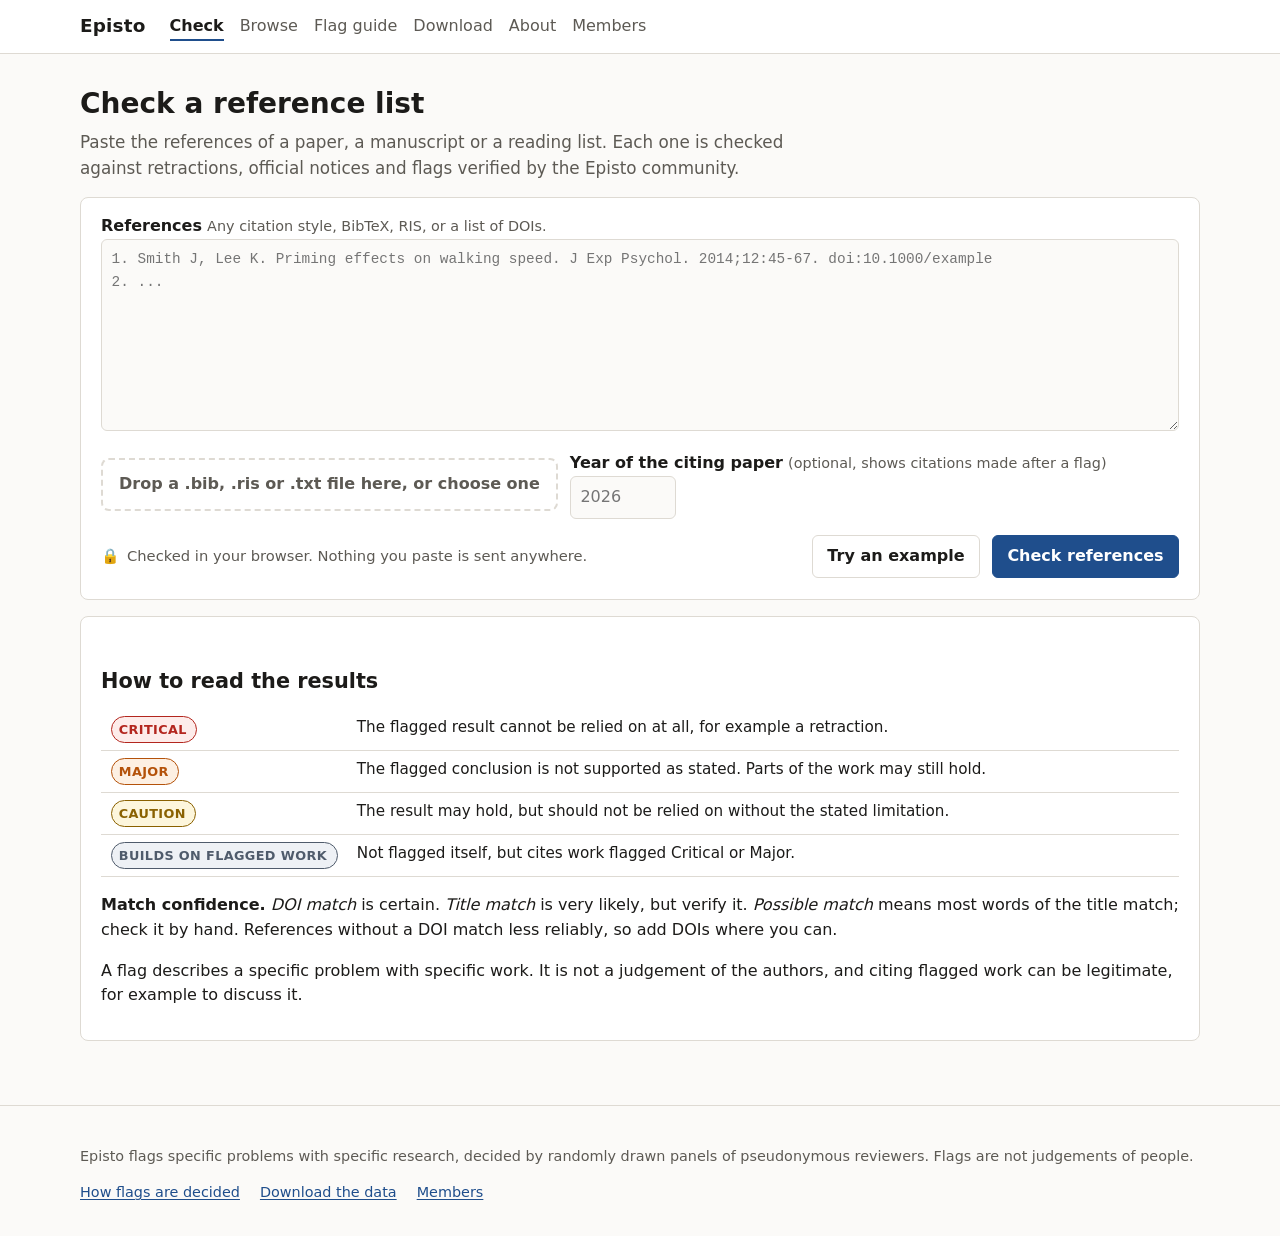
<file: index.html>
<!doctype html>
<html lang="en">
<head>
<meta charset="utf-8">
<meta name="viewport" content="width=device-width, initial-scale=1">
<meta http-equiv="Content-Security-Policy" content="default-src &#39;none&#39;; script-src &#39;self&#39;; style-src &#39;self&#39;; img-src &#39;self&#39; data:; connect-src &#39;self&#39;; base-uri &#39;none&#39;; form-action &#39;none&#39;; object-src &#39;none&#39;">
<meta name="referrer" content="no-referrer">
<meta name="description" content="Check a reference list for retracted and flawed research.">
<title>Episto</title>
<link rel="stylesheet" href="assets/style.css">
<link rel="icon" href="data:image/svg+xml,%3Csvg xmlns='http://www.w3.org/2000/svg' viewBox='0 0 16 16'%3E%3Cpath d='M8 1.5l7 13H1z' fill='%23b4520a'/%3E%3C/svg%3E">
</head>
<body>
<a class="skip" href="#main">Skip to content</a>
<header class="site"><div class="wrap">
<a class="brand" href="index.html">Episto</a>
<nav class="main" aria-label="Main"><ul><li><a href="index.html" aria-current="page">Check</a></li><li><a href="browse.html">Browse</a></li><li><a href="guide.html">Flag guide</a></li><li><a href="download.html">Download</a></li><li><a href="about.html">About</a></li><li><a href="member/index.html">Members</a></li></ul></nav>
</div></header>
<main id="main"><div class="wrap">
<h1>Check a reference list</h1>
<p class="lead">Paste the references of a paper, a manuscript or a reading list. Each one is checked against retractions, official notices and flags verified by the Episto community.</p>

<form id="check-form" class="panel stack" novalidate>
  <div>
    <label for="refs">References</label>
    <span class="hint">Any citation style, BibTeX, RIS, or a list of DOIs.</span>
    <textarea id="refs" name="refs" spellcheck="false" autocomplete="off" placeholder="1. Smith J, Lee K. Priming effects on walking speed. J Exp Psychol. 2014;12:45-67. doi:10.1000/example
2. ..."></textarea>
  </div>
  <div class="row">
    <label class="dropzone" id="dropzone" for="file">Drop a .bib, .ris or .txt file here, or choose one
      <input id="file" type="file" accept=".bib,.ris,.txt,text/plain" class="visually-hidden">
    </label>
    <div>
      <label for="year">Year of the citing paper</label> <span class="hint">(optional, shows citations made after a flag)</span><br>
      <input id="year" type="number" min="1600" max="2100" inputmode="numeric" placeholder="2026">
    </div>
  </div>
  <div class="row spread">
    <p class="privacy"><span aria-hidden="true">&#128274;</span> Checked in your browser. Nothing you paste is sent anywhere.</p>
    <div class="row">
      <button type="button" id="example">Try an example</button>
      <button type="submit" class="primary" id="run">Check references</button>
    </div>
  </div>
</form>

<div id="status" aria-live="polite"></div>

<section id="report" hidden>
  <div class="row spread">
    <div class="summary" id="summary"></div>
    <div class="row no-print">
      <label class="check"><input type="checkbox" id="only-flagged" checked> Show flagged only</label>
      <button type="button" id="copy">Copy report</button>
      <button type="button" id="csv">Download CSV</button>
      <button type="button" id="print">Print</button>
    </div>
  </div>
  <p class="hint" id="hint"></p>
  <ol class="results" id="results"></ol>
</section>

<section class="panel">
  <h2>How to read the results</h2>
  <table class="legend">
    <tbody>
      <tr><td><span class="chip chip-critical">Critical</span></td><td>The flagged result cannot be relied on at all, for example a retraction.</td></tr>
      <tr><td><span class="chip chip-major">Major</span></td><td>The flagged conclusion is not supported as stated. Parts of the work may still hold.</td></tr>
      <tr><td><span class="chip chip-caution">Caution</span></td><td>The result may hold, but should not be relied on without the stated limitation.</td></tr>
      <tr><td><span class="chip chip-propagated">Builds on flagged work</span></td><td>Not flagged itself, but cites work flagged Critical or Major.</td></tr>
    </tbody>
  </table>
  <p><strong>Match confidence.</strong> <em>DOI match</em> is certain. <em>Title match</em> is very likely, but verify it. <em>Possible match</em> means most words of the title match; check it by hand. References without a DOI match less reliably, so add DOIs where you can.</p>
  <p>A flag describes a specific problem with specific work. It is not a judgement of the authors, and citing flagged work can be legitimate, for example to discuss it.</p>
</section>

</div></main>
<footer class="site"><div class="wrap">
<p>Episto flags specific problems with specific research, decided by randomly drawn panels of pseudonymous reviewers. Flags are not judgements of people.</p>
<ul>
<li><a href="about.html">How flags are decided</a></li>
<li><a href="download.html">Download the data</a></li>
<li><a href="member/index.html">Members</a></li>

</ul>
</div></footer>
<script type="module" src="assets/js/check.js"></script>
</body>
</html>
</file>
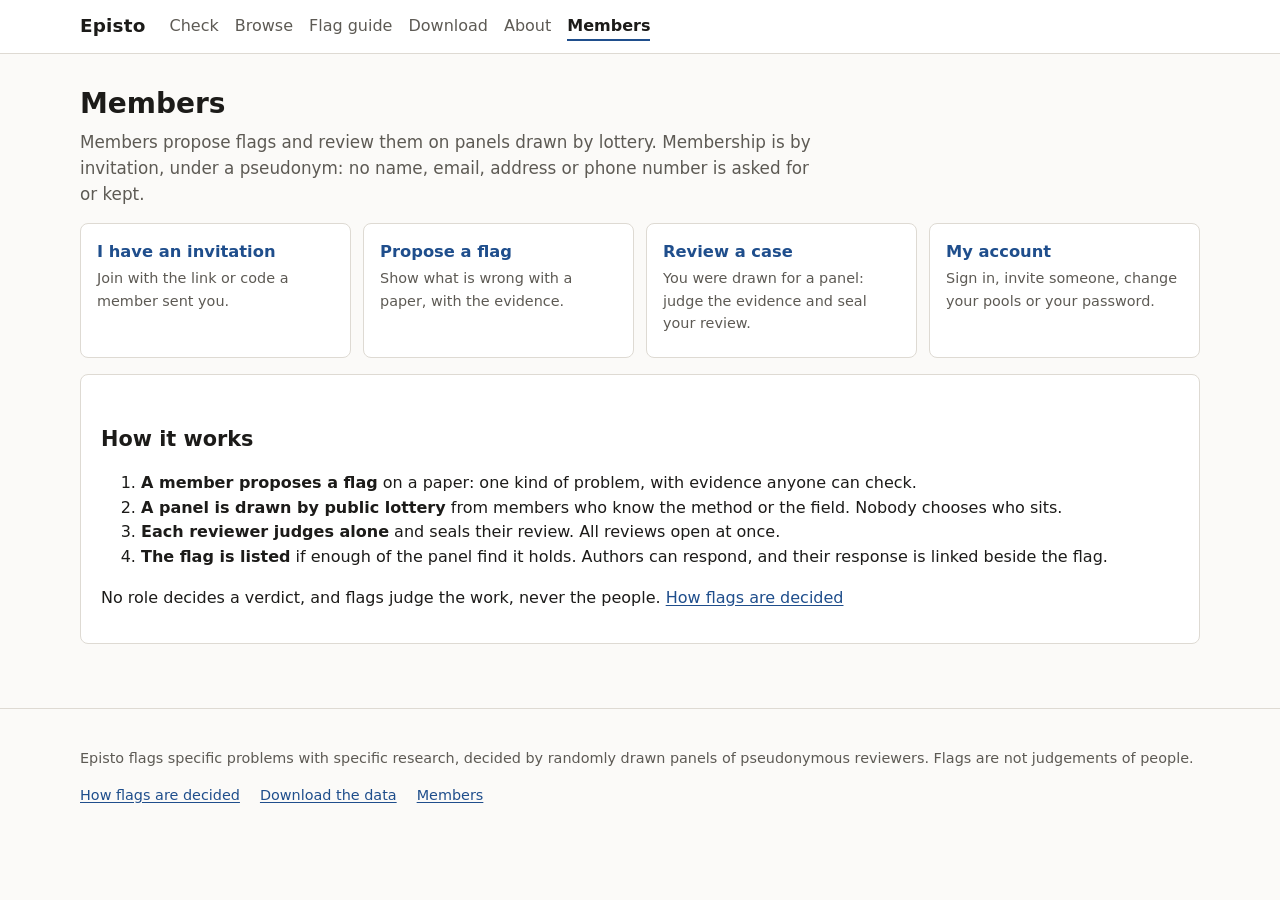
<file: member/index.html>
<!doctype html>
<html lang="en">
<head>
<meta charset="utf-8">
<meta name="viewport" content="width=device-width, initial-scale=1">
<meta http-equiv="Content-Security-Policy" content="default-src &#39;none&#39;; script-src &#39;self&#39;; style-src &#39;self&#39;; img-src &#39;self&#39; data:; connect-src &#39;self&#39;; base-uri &#39;none&#39;; form-action &#39;none&#39;; object-src &#39;none&#39;">
<meta name="referrer" content="no-referrer">
<meta name="description" content="Check a reference list for retracted and flawed research.">
<title>Members · Episto</title>
<link rel="stylesheet" href="../assets/style.css">
<link rel="icon" href="data:image/svg+xml,%3Csvg xmlns='http://www.w3.org/2000/svg' viewBox='0 0 16 16'%3E%3Cpath d='M8 1.5l7 13H1z' fill='%23b4520a'/%3E%3C/svg%3E">
</head>
<body>
<a class="skip" href="#main">Skip to content</a>
<header class="site"><div class="wrap">
<a class="brand" href="../index.html">Episto</a>
<nav class="main" aria-label="Main"><ul><li><a href="../index.html">Check</a></li><li><a href="../browse.html">Browse</a></li><li><a href="../guide.html">Flag guide</a></li><li><a href="../download.html">Download</a></li><li><a href="../about.html">About</a></li><li><a href="../member/index.html" aria-current="page">Members</a></li></ul></nav>
</div></header>
<main id="main"><div class="wrap">
<h1>Members</h1>
<p class="lead">Members propose flags and review them on panels drawn by lottery. Membership is by invitation, under a pseudonym: no name, email, address or phone number is asked for or kept.</p>

<div class="tiles">
  <a class="tile" href="join.html"><strong>I have an invitation</strong><span class="q">Join with the link or code a member sent you.</span></a>
  <a class="tile" href="propose.html"><strong>Propose a flag</strong><span class="q">Show what is wrong with a paper, with the evidence.</span></a>
  <a class="tile" href="review.html"><strong>Review a case</strong><span class="q">You were drawn for a panel: judge the evidence and seal your review.</span></a>
  <a class="tile" href="account.html"><strong>My account</strong><span class="q">Sign in, invite someone, change your pools or your password.</span></a>
</div>

<section class="panel">
  <h2>How it works</h2>
  <ol>
    <li><strong>A member proposes a flag</strong> on a paper: one kind of problem, with evidence anyone can check.</li>
    <li><strong>A panel is drawn by public lottery</strong> from members who know the method or the field. Nobody chooses who sits.</li>
    <li><strong>Each reviewer judges alone</strong> and seals their review. All reviews open at once.</li>
    <li><strong>The flag is listed</strong> if enough of the panel find it holds. Authors can respond, and their response is linked beside the flag.</li>
  </ol>
  <p>No role decides a verdict, and flags judge the work, never the people. <a href="../about.html">How flags are decided</a></p>
</section>

</div></main>
<footer class="site"><div class="wrap">
<p>Episto flags specific problems with specific research, decided by randomly drawn panels of pseudonymous reviewers. Flags are not judgements of people.</p>
<ul>
<li><a href="../about.html">How flags are decided</a></li>
<li><a href="../download.html">Download the data</a></li>
<li><a href="../member/index.html">Members</a></li>

</ul>
</div></footer>

</body>
</html>
</file>
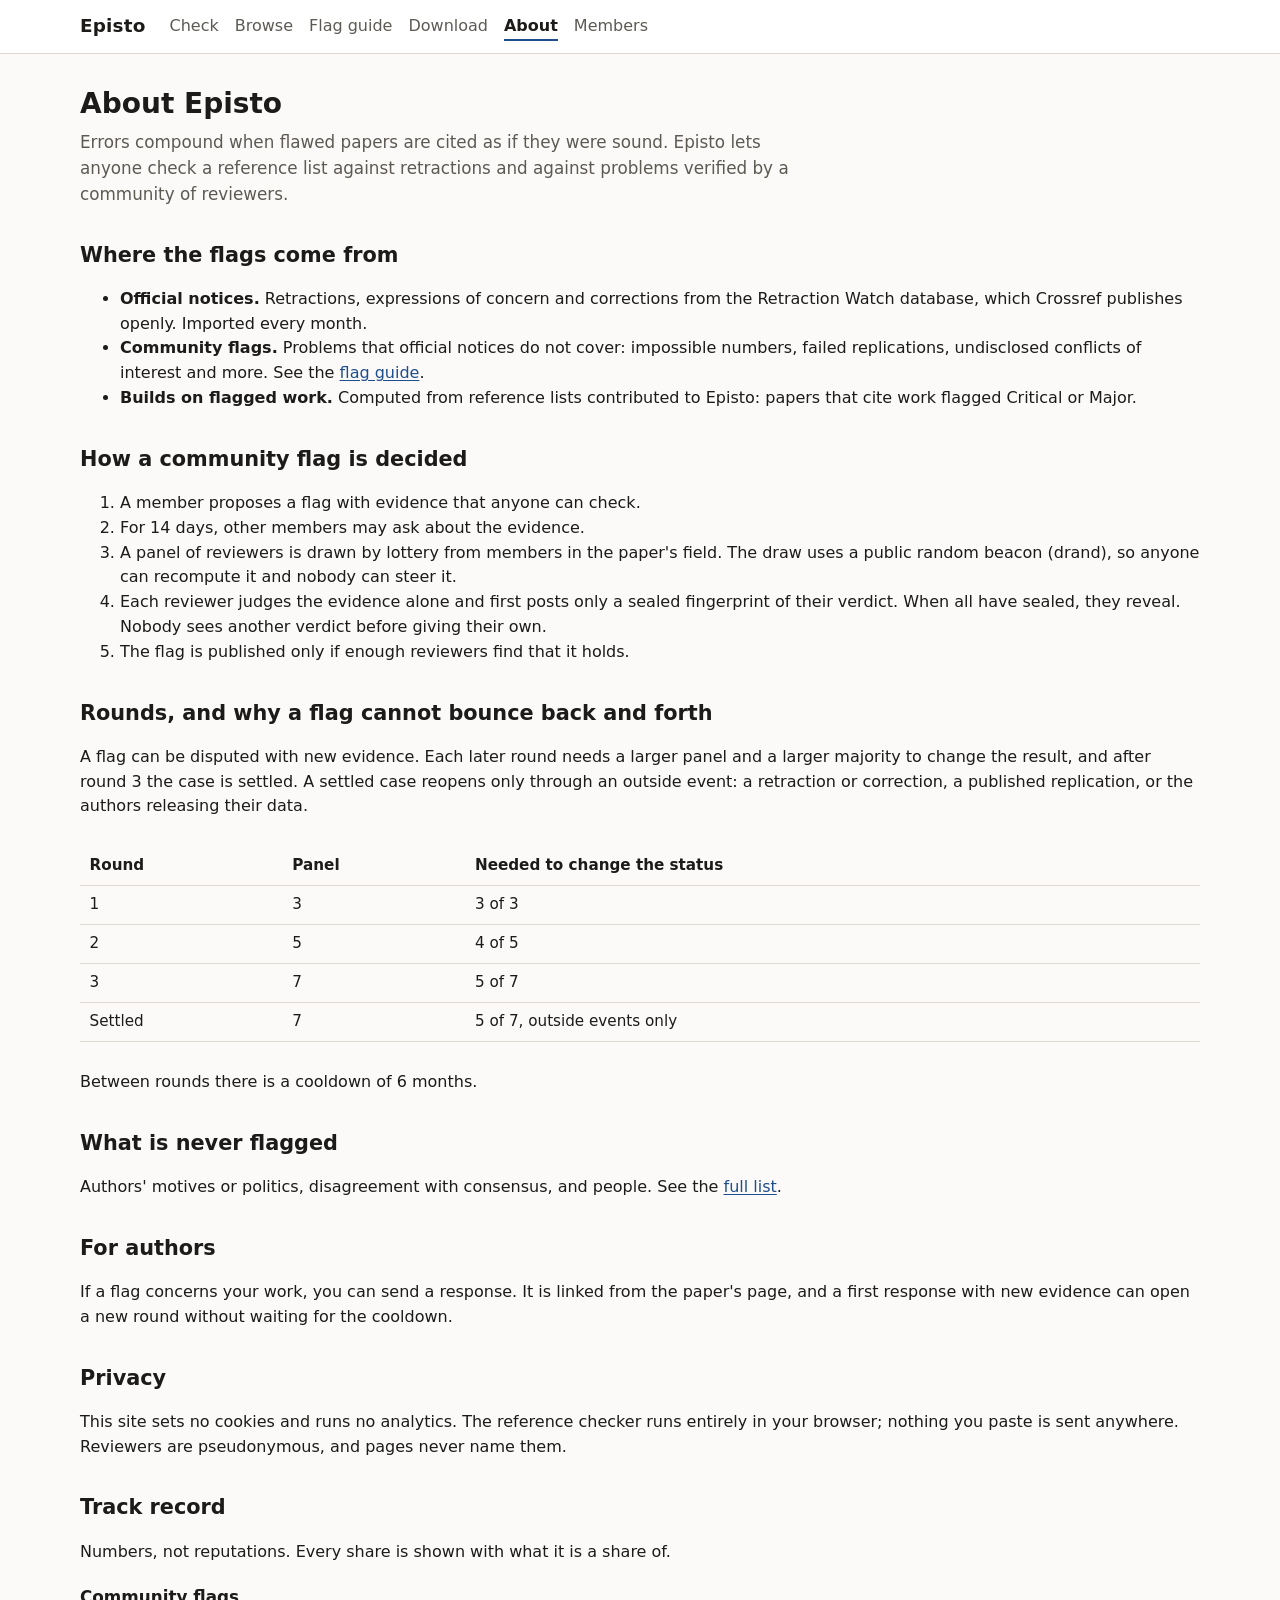
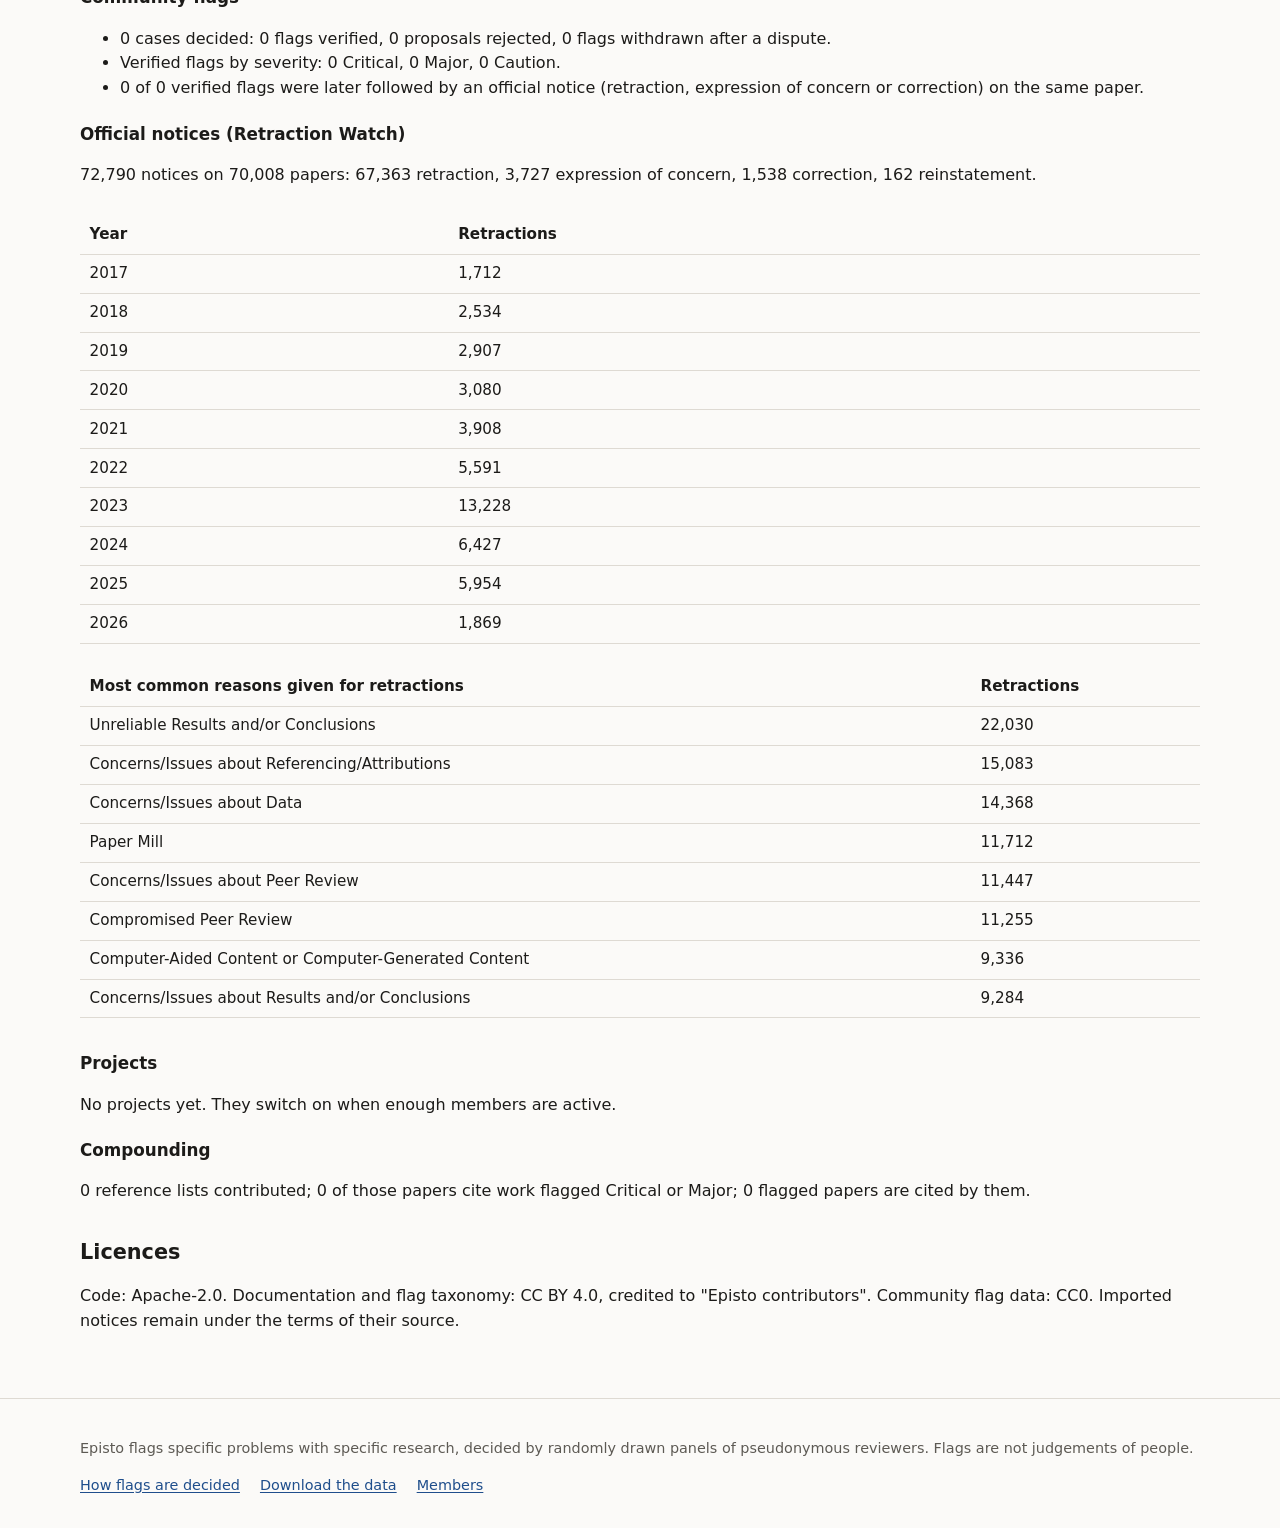
<file: about.html>
<!doctype html>
<html lang="en">
<head>
<meta charset="utf-8">
<meta name="viewport" content="width=device-width, initial-scale=1">
<meta http-equiv="Content-Security-Policy" content="default-src &#39;none&#39;; script-src &#39;self&#39;; style-src &#39;self&#39;; img-src &#39;self&#39; data:; connect-src &#39;self&#39;; base-uri &#39;none&#39;; form-action &#39;none&#39;; object-src &#39;none&#39;">
<meta name="referrer" content="no-referrer">
<meta name="description" content="Check a reference list for retracted and flawed research.">
<title>About · Episto</title>
<link rel="stylesheet" href="assets/style.css">
<link rel="icon" href="data:image/svg+xml,%3Csvg xmlns='http://www.w3.org/2000/svg' viewBox='0 0 16 16'%3E%3Cpath d='M8 1.5l7 13H1z' fill='%23b4520a'/%3E%3C/svg%3E">
</head>
<body>
<a class="skip" href="#main">Skip to content</a>
<header class="site"><div class="wrap">
<a class="brand" href="index.html">Episto</a>
<nav class="main" aria-label="Main"><ul><li><a href="index.html">Check</a></li><li><a href="browse.html">Browse</a></li><li><a href="guide.html">Flag guide</a></li><li><a href="download.html">Download</a></li><li><a href="about.html" aria-current="page">About</a></li><li><a href="member/index.html">Members</a></li></ul></nav>
</div></header>
<main id="main"><div class="wrap">
<h1>About Episto</h1>
<p class="lead">Errors compound when flawed papers are cited as if they were sound. Episto lets anyone check a reference list against retractions and against problems verified by a community of reviewers.</p>

<h2>Where the flags come from</h2>
<ul>
<li><strong>Official notices.</strong> Retractions, expressions of concern and corrections from the Retraction Watch database, which Crossref publishes openly. Imported every month.</li>
<li><strong>Community flags.</strong> Problems that official notices do not cover: impossible numbers, failed replications, undisclosed conflicts of interest and more. See the <a href="guide.html">flag guide</a>.</li>
<li><strong>Builds on flagged work.</strong> Computed from reference lists contributed to Episto: papers that cite work flagged Critical or Major.</li>
</ul>

<h2>How a community flag is decided</h2>
<ol>
<li>A member proposes a flag with evidence that anyone can check.</li>
<li>For 14 days, other members may ask about the evidence.</li>
<li>A panel of reviewers is drawn by lottery from members in the paper's field. The draw uses a public random beacon (drand), so anyone can recompute it and nobody can steer it.</li>
<li>Each reviewer judges the evidence alone and first posts only a sealed fingerprint of their verdict. When all have sealed, they reveal. Nobody sees another verdict before giving their own.</li>
<li>The flag is published only if enough reviewers find that it holds.</li>
</ol>

<h2>Rounds, and why a flag cannot bounce back and forth</h2>
<p>A flag can be disputed with new evidence. Each later round needs a larger panel and a larger majority to change the result, and after round 3 the case is settled. A settled case reopens only through an outside event: a retraction or correction, a published replication, or the authors releasing their data.</p>
<div class="table-scroll"><table><thead><tr><th>Round</th><th>Panel</th><th>Needed to change the status</th></tr></thead><tbody><tr><td>1</td><td>3</td><td>3 of 3</td></tr><tr><td>2</td><td>5</td><td>4 of 5</td></tr><tr><td>3</td><td>7</td><td>5 of 7</td></tr>
<tr><td>Settled</td><td>7</td><td>5 of 7, outside events only</td></tr></tbody></table></div>
<p>Between rounds there is a cooldown of 6 months.</p>

<h2>What is never flagged</h2>
<p>Authors' motives or politics, disagreement with consensus, and people. See the <a href="guide.html#out-of-scope">full list</a>.</p>

<h2>For authors</h2>
<p>If a flag concerns your work, you can send a response. It is linked from the paper's page, and a first response with new evidence can open a new round without waiting for the cooldown.</p>

<h2>Privacy</h2>
<p>This site sets no cookies and runs no analytics. The reference checker runs entirely in your browser; nothing you paste is sent anywhere. Reviewers are pseudonymous, and pages never name them.</p>

<h2 id="track-record">Track record</h2>
<p>Numbers, not reputations. Every share is shown with what it is a share of.</p>
<h3>Community flags</h3>
<ul>
<li>0 cases decided: 0 flags verified, 0 proposals rejected, 0 flags withdrawn after a dispute.</li>
<li>Verified flags by severity: 0 Critical, 0 Major, 0 Caution.</li>
<li>0 of 0 verified flags were later followed by an official notice (retraction, expression of concern or correction) on the same paper.</li>
</ul>
<h3>Official notices (Retraction Watch)</h3>
<p>72,790 notices on 70,008 papers: 67,363 retraction, 3,727 expression of concern, 1,538 correction, 162 reinstatement.</p>
<div class="table-scroll"><table><thead><tr><th>Year</th><th>Retractions</th></tr></thead><tbody><tr><td>2017</td><td>1,712</td></tr><tr><td>2018</td><td>2,534</td></tr><tr><td>2019</td><td>2,907</td></tr><tr><td>2020</td><td>3,080</td></tr><tr><td>2021</td><td>3,908</td></tr><tr><td>2022</td><td>5,591</td></tr><tr><td>2023</td><td>13,228</td></tr><tr><td>2024</td><td>6,427</td></tr><tr><td>2025</td><td>5,954</td></tr><tr><td>2026</td><td>1,869</td></tr></tbody></table></div>
<div class="table-scroll"><table><thead><tr><th>Most common reasons given for retractions</th><th>Retractions</th></tr></thead><tbody><tr><td>Unreliable Results and/or Conclusions</td><td>22,030</td></tr><tr><td>Concerns/Issues about Referencing/Attributions</td><td>15,083</td></tr><tr><td>Concerns/Issues about Data</td><td>14,368</td></tr><tr><td>Paper Mill</td><td>11,712</td></tr><tr><td>Concerns/Issues about Peer Review</td><td>11,447</td></tr><tr><td>Compromised Peer Review</td><td>11,255</td></tr><tr><td>Computer-Aided Content or Computer-Generated Content</td><td>9,336</td></tr><tr><td>Concerns/Issues about Results and/or Conclusions</td><td>9,284</td></tr></tbody></table></div>
<h3>Projects</h3>
<p>No projects yet. They switch on when enough members are active.</p>
<h3>Compounding</h3>
<p>0 reference lists contributed; 0 of those papers cite work flagged Critical or Major; 0 flagged papers are cited by them.</p>

<h2>Licences</h2>
<p>Code: Apache-2.0. Documentation and flag taxonomy: CC BY 4.0, credited to "Episto contributors". Community flag data: CC0. Imported notices remain under the terms of their source.</p>
</div></main>
<footer class="site"><div class="wrap">
<p>Episto flags specific problems with specific research, decided by randomly drawn panels of pseudonymous reviewers. Flags are not judgements of people.</p>
<ul>
<li><a href="about.html">How flags are decided</a></li>
<li><a href="download.html">Download the data</a></li>
<li><a href="member/index.html">Members</a></li>

</ul>
</div></footer>

</body>
</html>
</file>
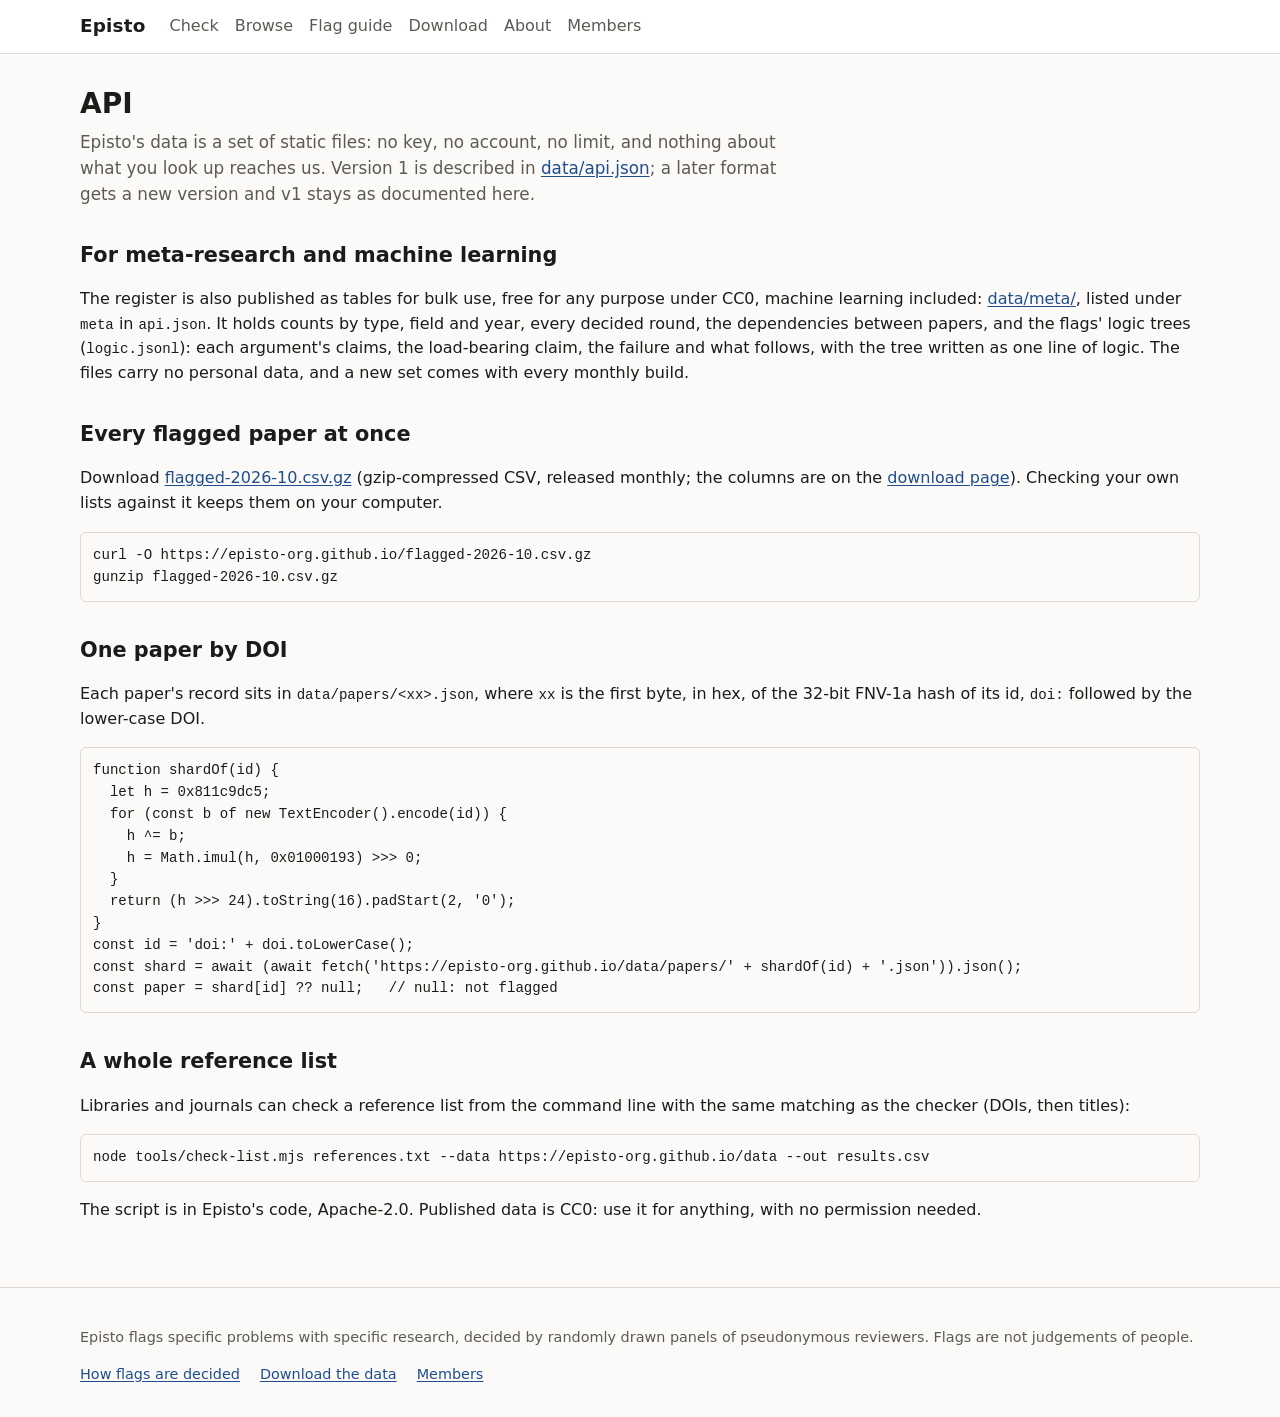
<file: api.html>
<!doctype html>
<html lang="en">
<head>
<meta charset="utf-8">
<meta name="viewport" content="width=device-width, initial-scale=1">
<meta http-equiv="Content-Security-Policy" content="default-src &#39;none&#39;; script-src &#39;self&#39;; style-src &#39;self&#39;; img-src &#39;self&#39; data:; connect-src &#39;self&#39;; base-uri &#39;none&#39;; form-action &#39;none&#39;; object-src &#39;none&#39;">
<meta name="referrer" content="no-referrer">
<meta name="description" content="Check a reference list for retracted and flawed research.">
<title>API · Episto</title>
<link rel="stylesheet" href="assets/style.css">
<link rel="icon" href="data:image/svg+xml,%3Csvg xmlns='http://www.w3.org/2000/svg' viewBox='0 0 16 16'%3E%3Cpath d='M8 1.5l7 13H1z' fill='%23b4520a'/%3E%3C/svg%3E">
</head>
<body>
<a class="skip" href="#main">Skip to content</a>
<header class="site"><div class="wrap">
<a class="brand" href="index.html">Episto</a>
<nav class="main" aria-label="Main"><ul><li><a href="index.html">Check</a></li><li><a href="browse.html">Browse</a></li><li><a href="guide.html">Flag guide</a></li><li><a href="download.html">Download</a></li><li><a href="about.html">About</a></li><li><a href="member/index.html">Members</a></li></ul></nav>
</div></header>
<main id="main"><div class="wrap">
<h1>API</h1>
<p class="lead">Episto's data is a set of static files: no key, no account, no limit, and nothing about what you look up reaches us. Version 1 is described in <a href="data/api.json">data/api.json</a>; a later format gets a new version and v1 stays as documented here.</p>
<h2>For meta-research and machine learning</h2>
<p>The register is also published as tables for bulk use, free for any purpose under CC0, machine learning included: <a href="data/meta/README.md">data/meta/</a>, listed under <code>meta</code> in <code>api.json</code>. It holds counts by type, field and year, every decided round, the dependencies between papers, and the flags' logic trees (<code>logic.jsonl</code>): each argument's claims, the load-bearing claim, the failure and what follows, with the tree written as one line of logic. The files carry no personal data, and a new set comes with every monthly build.</p>
<h2>Every flagged paper at once</h2>
<p>Download <a href="flagged-2026-10.csv.gz">flagged-2026-10.csv.gz</a> (gzip-compressed CSV, released monthly; the columns are on the <a href="download.html">download page</a>). Checking your own lists against it keeps them on your computer.</p>
<pre>curl -O https://episto-org.github.io/flagged-2026-10.csv.gz
gunzip flagged-2026-10.csv.gz</pre>
<h2>One paper by DOI</h2>
<p>Each paper's record sits in <code>data/papers/&lt;xx&gt;.json</code>, where <code>xx</code> is the first byte, in hex, of the 32-bit FNV-1a hash of its id, <code>doi:</code> followed by the lower-case DOI.</p>
<pre>function shardOf(id) {
  let h = 0x811c9dc5;
  for (const b of new TextEncoder().encode(id)) {
    h ^= b;
    h = Math.imul(h, 0x01000193) &gt;&gt;&gt; 0;
  }
  return (h &gt;&gt;&gt; 24).toString(16).padStart(2, '0');
}
const id = 'doi:' + doi.toLowerCase();
const shard = await (await fetch('https://episto-org.github.io/data/papers/' + shardOf(id) + '.json')).json();
const paper = shard[id] ?? null;   // null: not flagged</pre>
<h2>A whole reference list</h2>
<p>Libraries and journals can check a reference list from the command line with the same matching as the checker (DOIs, then titles):</p>
<pre>node tools/check-list.mjs references.txt --data https://episto-org.github.io/data --out results.csv</pre>
<p>The script is in Episto's code, Apache-2.0. Published data is CC0: use it for anything, with no permission needed.</p>
</div></main>
<footer class="site"><div class="wrap">
<p>Episto flags specific problems with specific research, decided by randomly drawn panels of pseudonymous reviewers. Flags are not judgements of people.</p>
<ul>
<li><a href="about.html">How flags are decided</a></li>
<li><a href="download.html">Download the data</a></li>
<li><a href="member/index.html">Members</a></li>

</ul>
</div></footer>

</body>
</html>
</file>
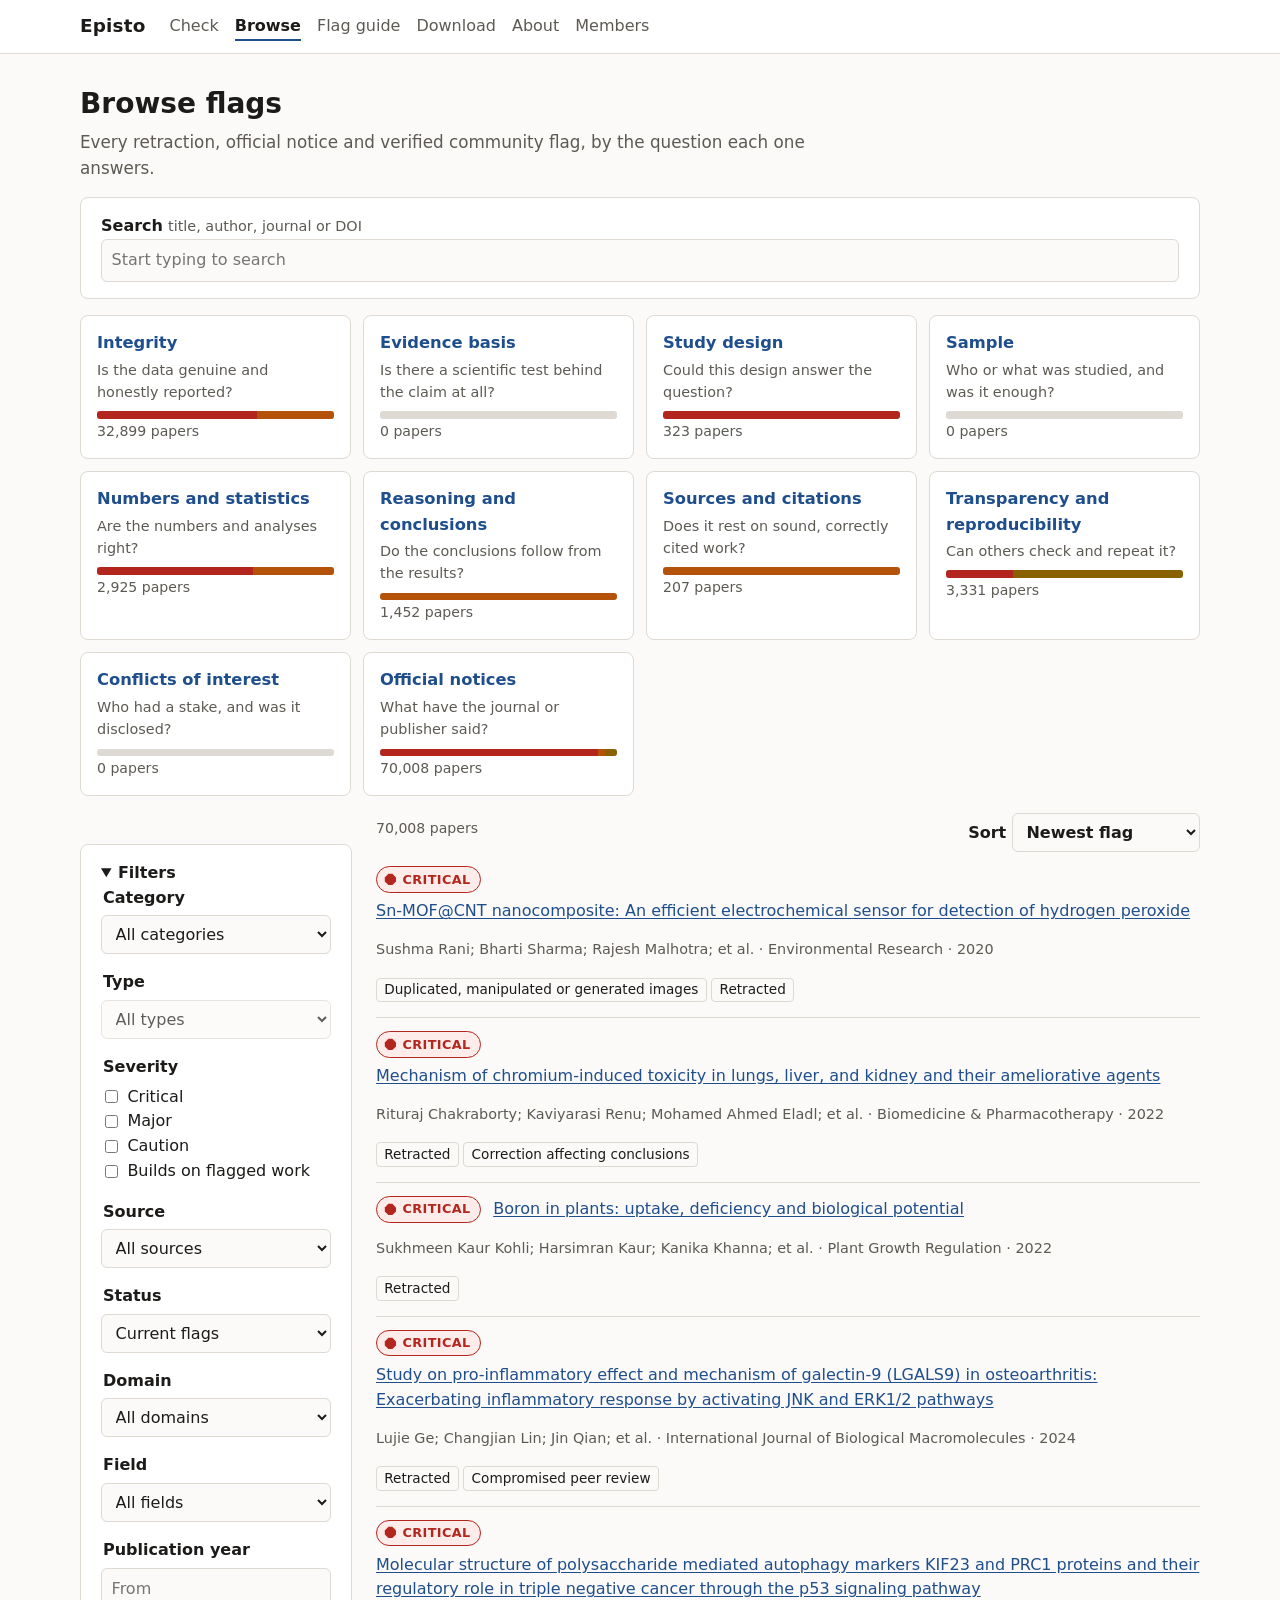
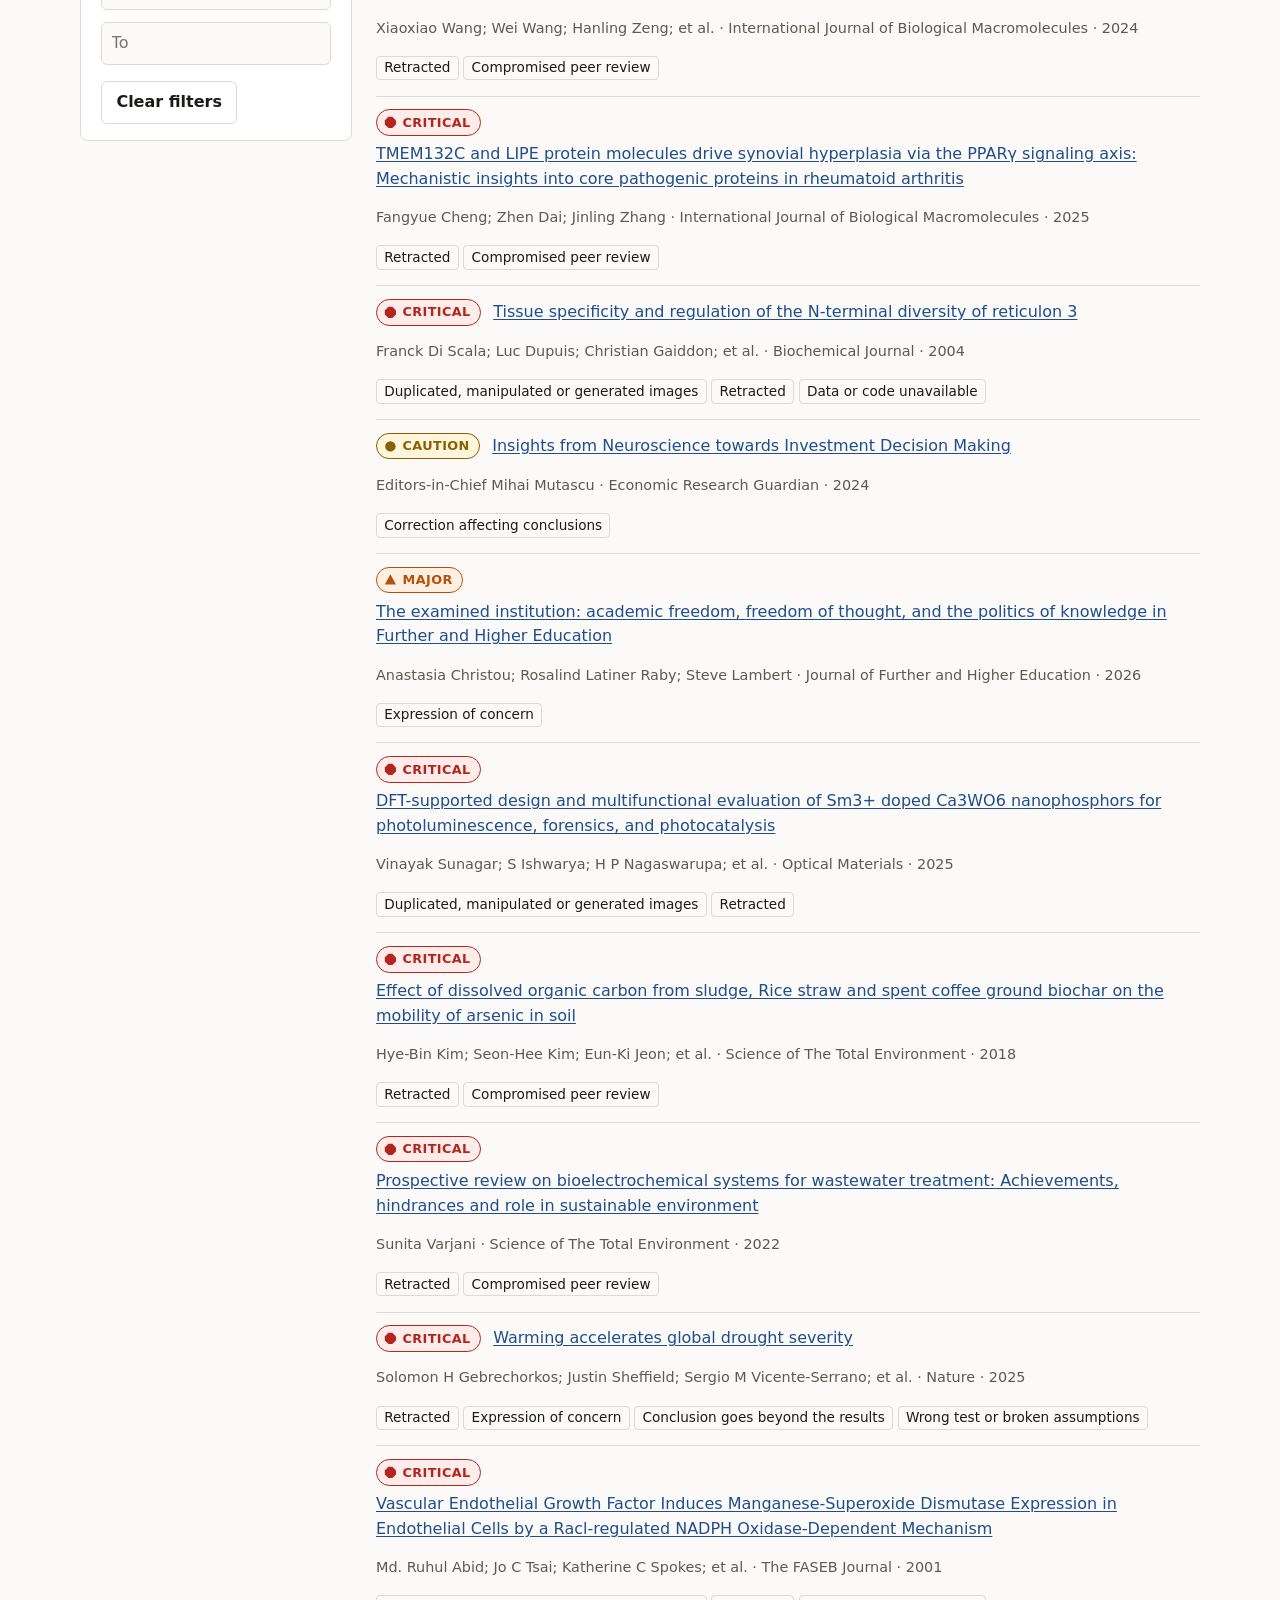
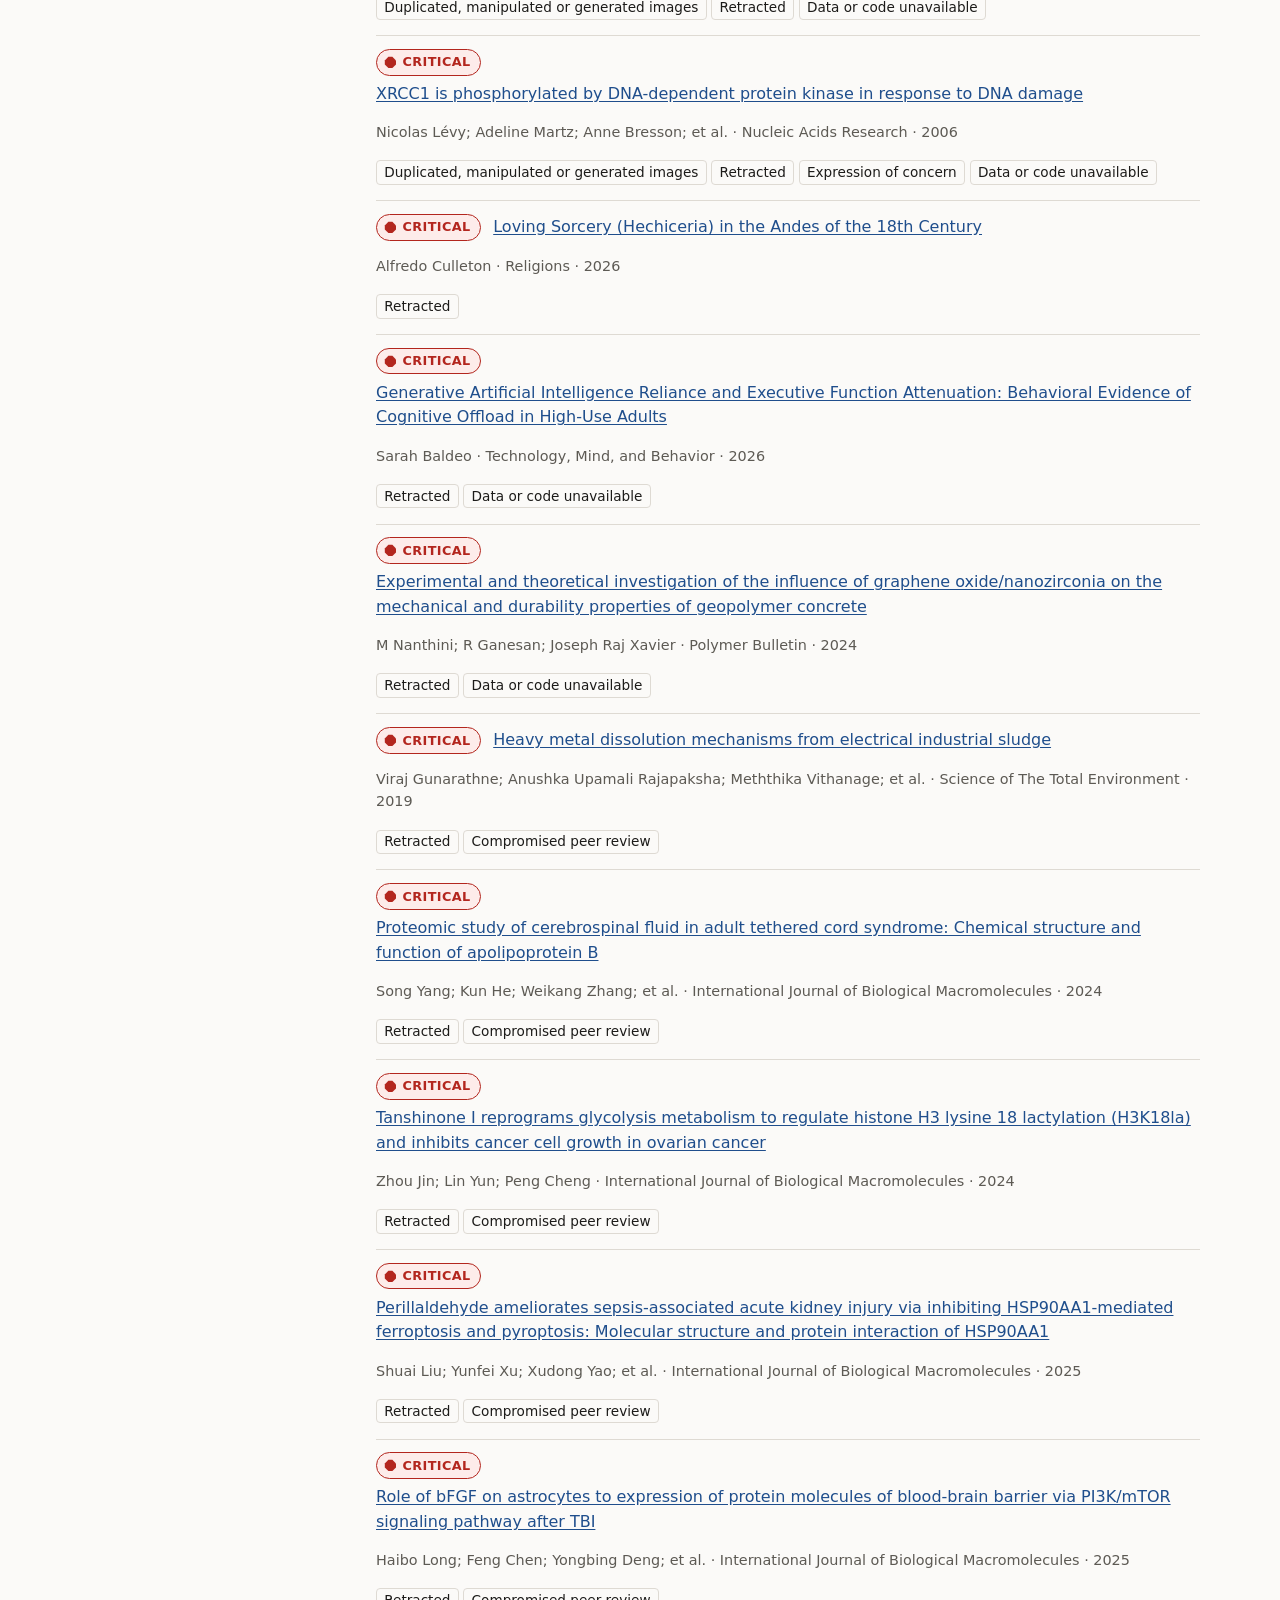
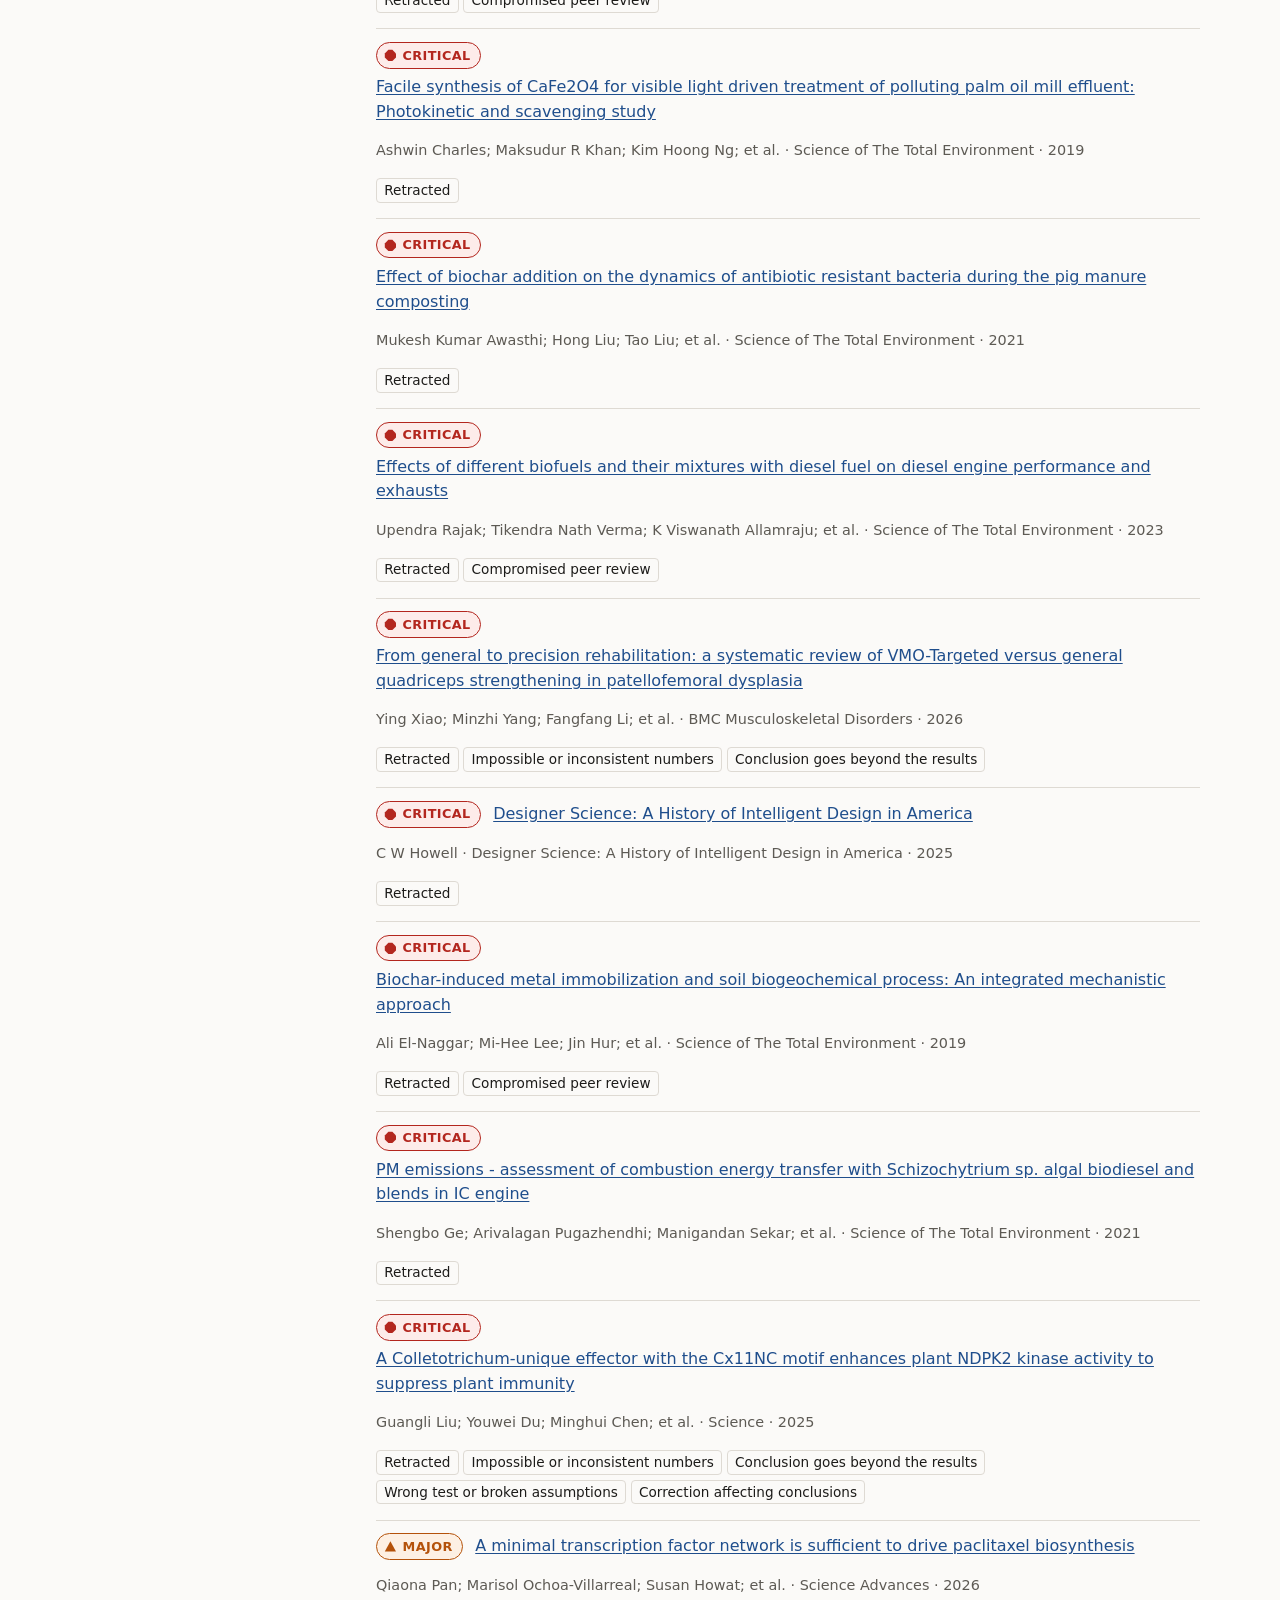
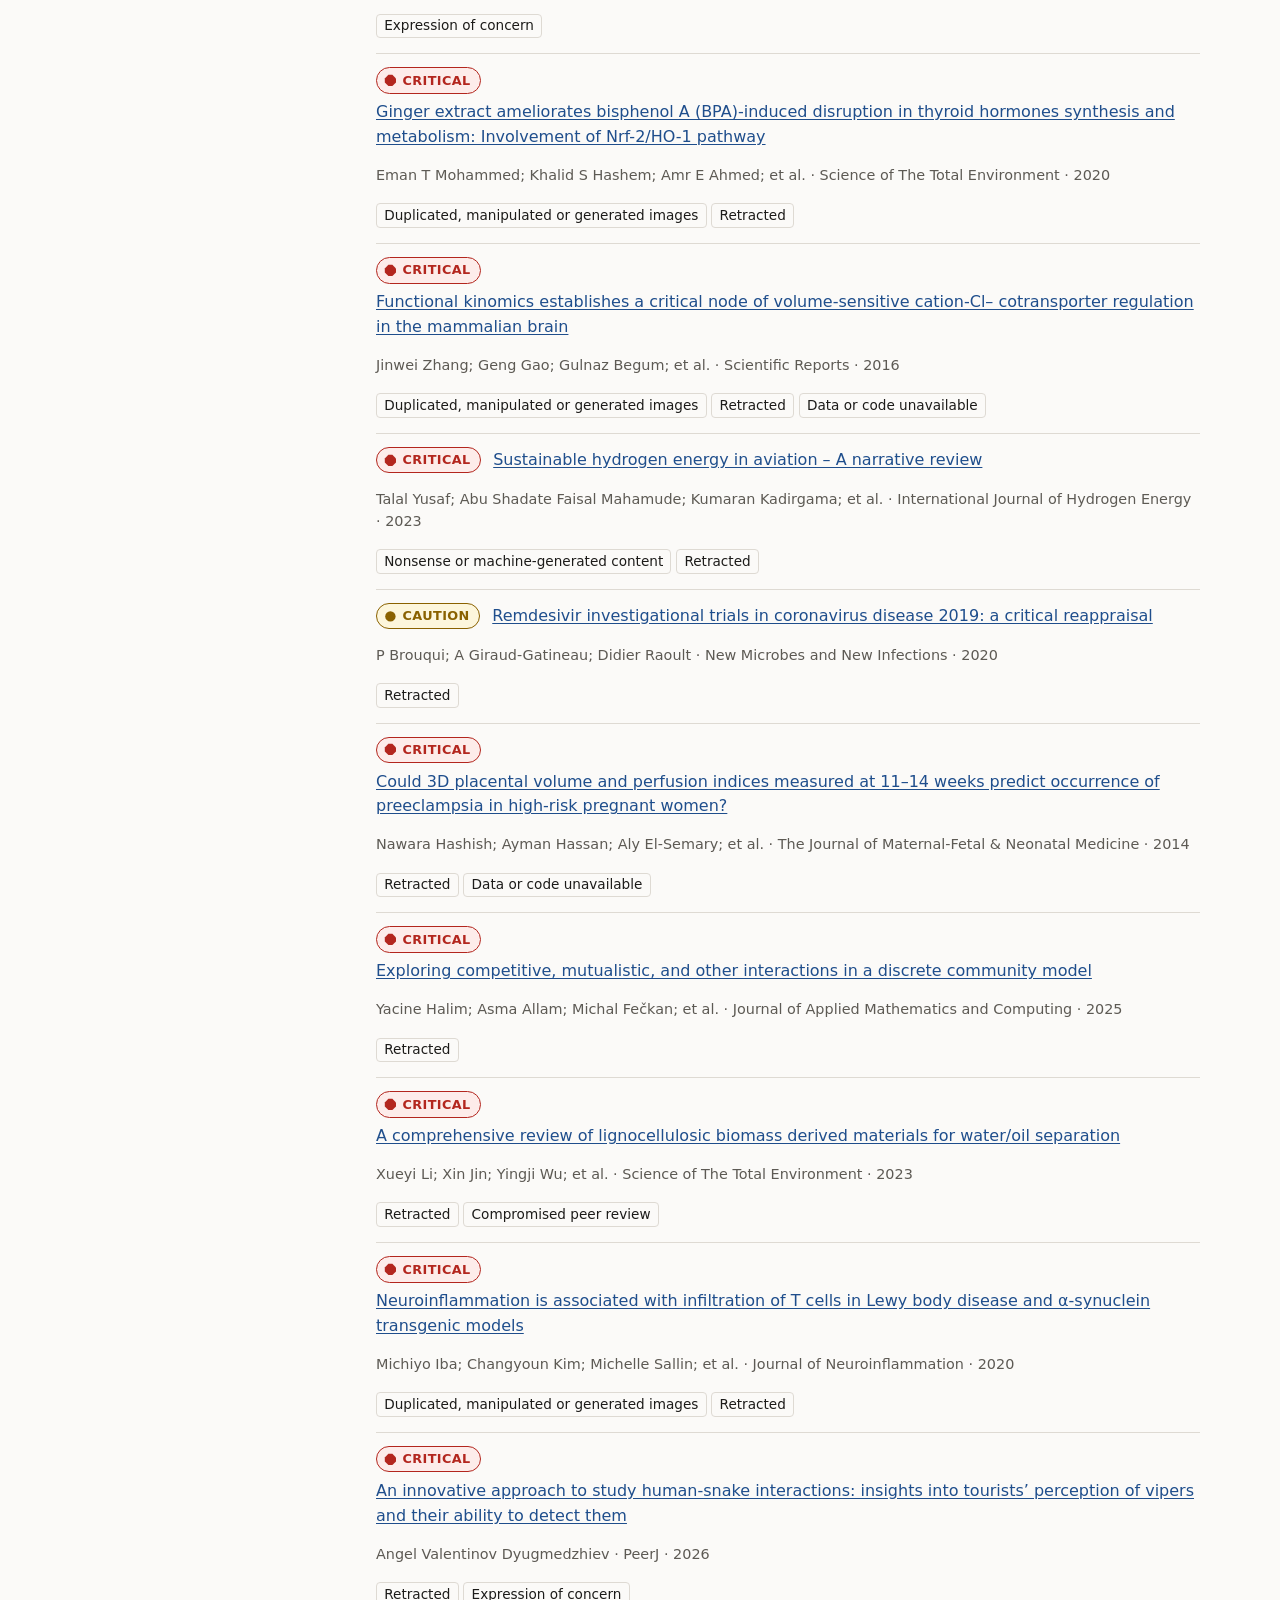
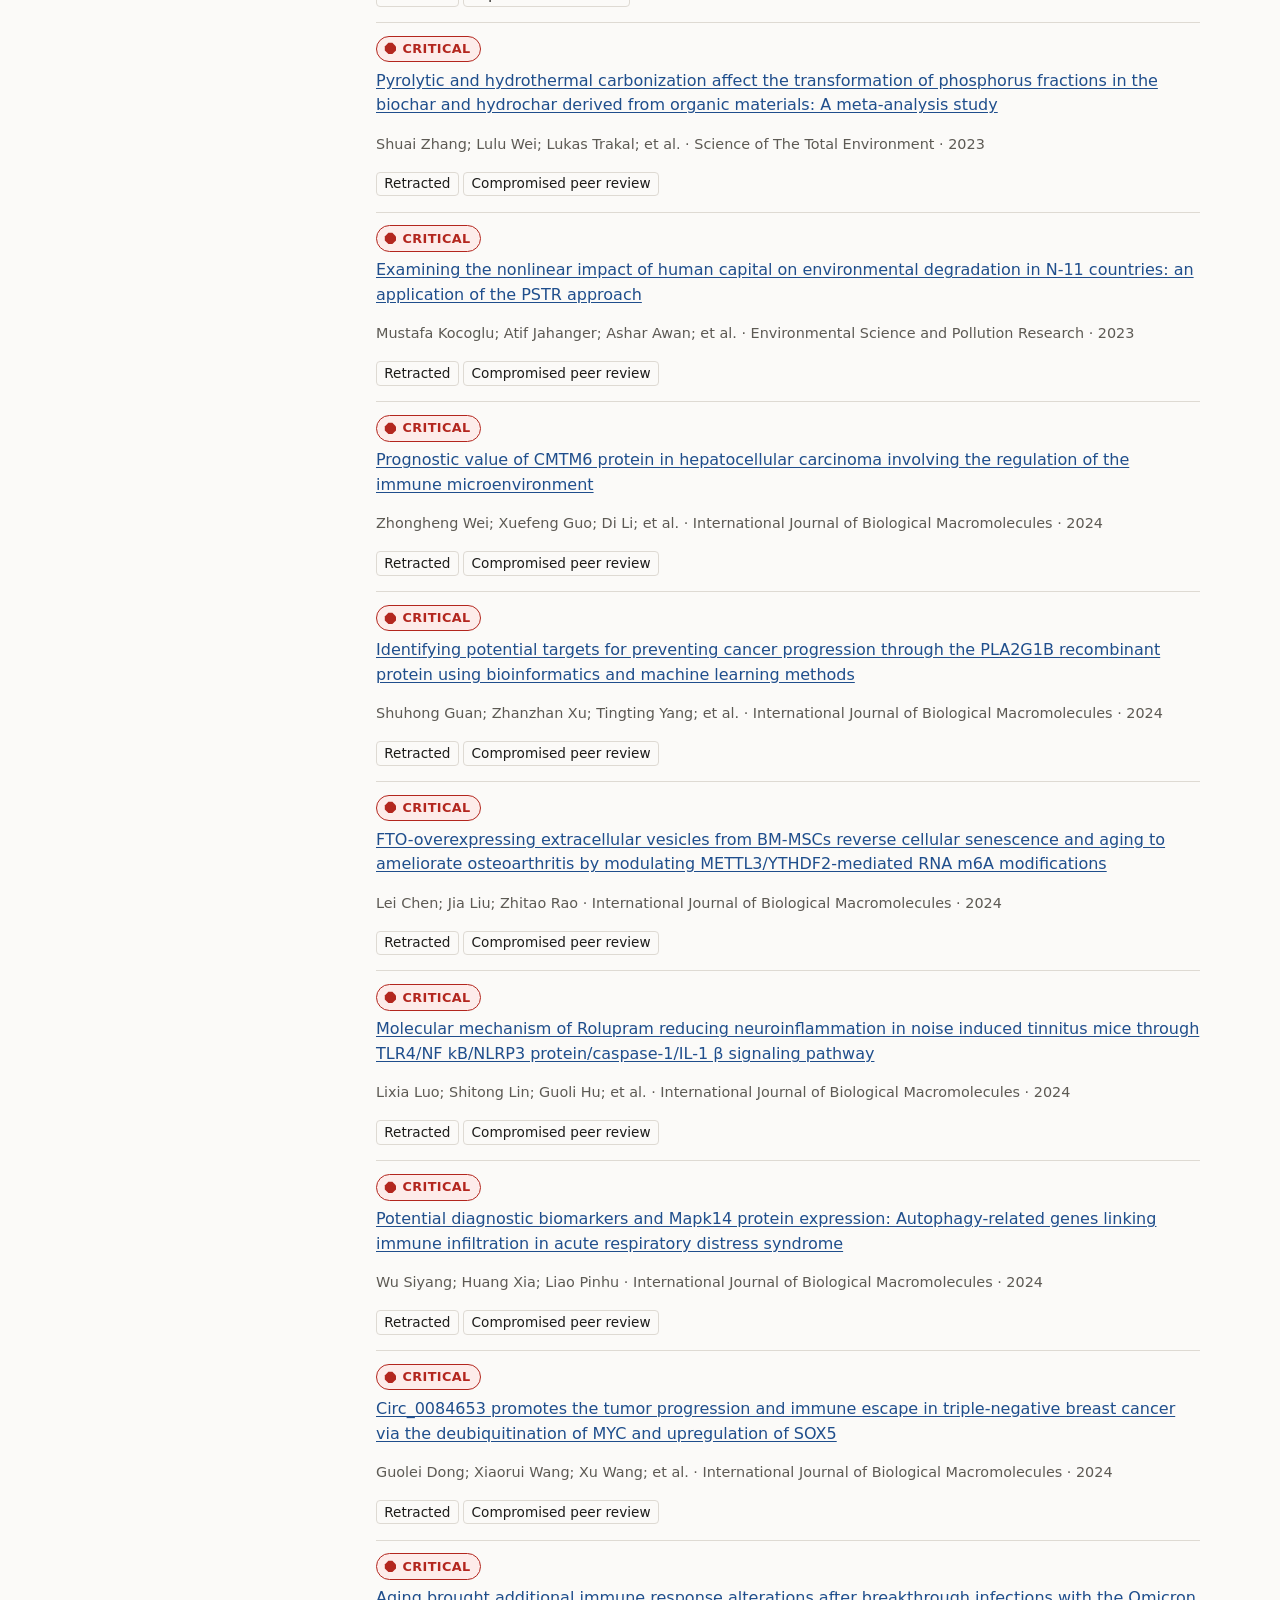
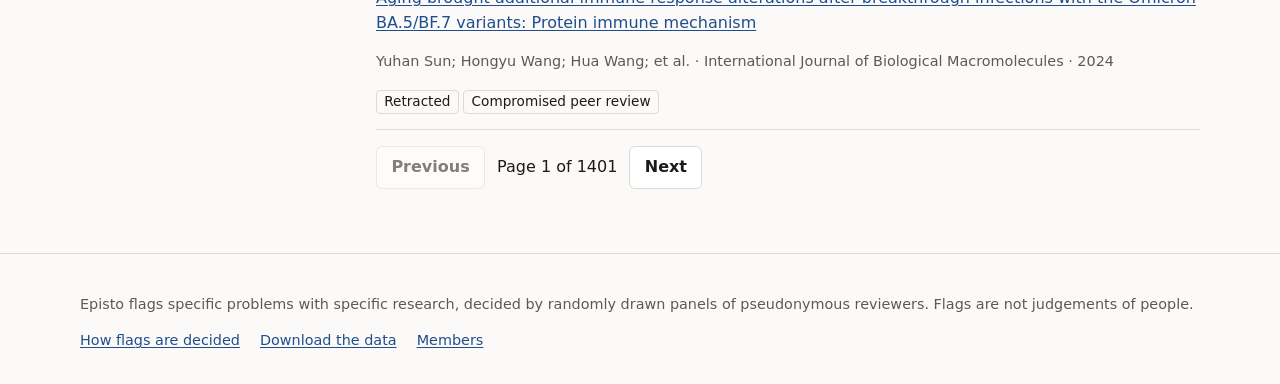
<file: browse.html>
<!doctype html>
<html lang="en">
<head>
<meta charset="utf-8">
<meta name="viewport" content="width=device-width, initial-scale=1">
<meta http-equiv="Content-Security-Policy" content="default-src &#39;none&#39;; script-src &#39;self&#39;; style-src &#39;self&#39;; img-src &#39;self&#39; data:; connect-src &#39;self&#39;; base-uri &#39;none&#39;; form-action &#39;none&#39;; object-src &#39;none&#39;">
<meta name="referrer" content="no-referrer">
<meta name="description" content="Check a reference list for retracted and flawed research.">
<title>Browse · Episto</title>
<link rel="stylesheet" href="assets/style.css">
<link rel="icon" href="data:image/svg+xml,%3Csvg xmlns='http://www.w3.org/2000/svg' viewBox='0 0 16 16'%3E%3Cpath d='M8 1.5l7 13H1z' fill='%23b4520a'/%3E%3C/svg%3E">
</head>
<body>
<a class="skip" href="#main">Skip to content</a>
<header class="site"><div class="wrap">
<a class="brand" href="index.html">Episto</a>
<nav class="main" aria-label="Main"><ul><li><a href="index.html">Check</a></li><li><a href="browse.html" aria-current="page">Browse</a></li><li><a href="guide.html">Flag guide</a></li><li><a href="download.html">Download</a></li><li><a href="about.html">About</a></li><li><a href="member/index.html">Members</a></li></ul></nav>
</div></header>
<main id="main"><div class="wrap">
<h1>Browse flags</h1>
<p class="lead">Every retraction, official notice and verified community flag, by the question each one answers.</p>

<div class="panel">
  <label for="q">Search</label> <span class="hint">title, author, journal or DOI</span>
  <input id="q" type="search" autocomplete="off" placeholder="Start typing to search">
</div>

<div id="tiles" class="tiles" aria-label="Categories"></div>

<div class="browse">
  <aside class="filters panel" aria-label="Filters">
    <details id="filter-box" open>
      <summary>Filters</summary>
      <form id="filters">
        <fieldset>
          <legend>Category</legend>
          <select id="f-category" aria-label="Category"><option value="">All categories</option></select>
        </fieldset>
        <fieldset>
          <legend>Type</legend>
          <select id="f-type" aria-label="Flag type"><option value="">All types</option></select>
        </fieldset>
        <fieldset id="f-severity">
          <legend>Severity</legend>
          <label class="check"><input type="checkbox" value="critical"> Critical</label>
          <label class="check"><input type="checkbox" value="major"> Major</label>
          <label class="check"><input type="checkbox" value="caution"> Caution</label>
          <label class="check"><input type="checkbox" value="propagated"> Builds on flagged work</label>
        </fieldset>
        <fieldset>
          <legend>Source</legend>
          <select id="f-source" aria-label="Source">
            <option value="">All sources</option>
            <option value="community">Community flags</option>
            <option value="retraction-watch">Official notices (Retraction Watch)</option>
          </select>
        </fieldset>
        <fieldset>
          <legend>Status</legend>
          <select id="f-status" aria-label="Status">
            <option value="">Current flags</option>
            <option value="withdrawn">Withdrawn after dispute</option>
          </select>
        </fieldset>
        <fieldset>
          <legend>Domain</legend>
          <select id="f-domain" aria-label="Domain"><option value="">All domains</option></select>
        </fieldset>
        <fieldset>
          <legend>Field</legend>
          <select id="f-field" aria-label="Field"><option value="">All fields</option></select>
        </fieldset>
        <fieldset>
          <legend>Publication year</legend>
          <div class="row"><input id="f-from" type="number" min="1600" max="2100" placeholder="From" aria-label="From year"><input id="f-to" type="number" min="1600" max="2100" placeholder="To" aria-label="To year"></div>
        </fieldset>
        <button type="reset" id="f-reset">Clear filters</button>
      </form>
    </details>
  </aside>
  <section aria-live="polite">
    <div class="row spread">
      <p class="count" id="count"></p>
      <label>Sort <select id="sort">
        <option value="flagged">Newest flag</option>
        <option value="severity">Severity</option>
        <option value="year">Publication year</option>
        <option value="title">Title</option>
      </select></label>
    </div>
    <ul class="papers" id="list"></ul>
    <div class="pager" id="pager"></div>
  </section>
</div>

</div></main>
<footer class="site"><div class="wrap">
<p>Episto flags specific problems with specific research, decided by randomly drawn panels of pseudonymous reviewers. Flags are not judgements of people.</p>
<ul>
<li><a href="about.html">How flags are decided</a></li>
<li><a href="download.html">Download the data</a></li>
<li><a href="member/index.html">Members</a></li>

</ul>
</div></footer>
<script type="module" src="assets/js/browse.js"></script>
</body>
</html>
</file>
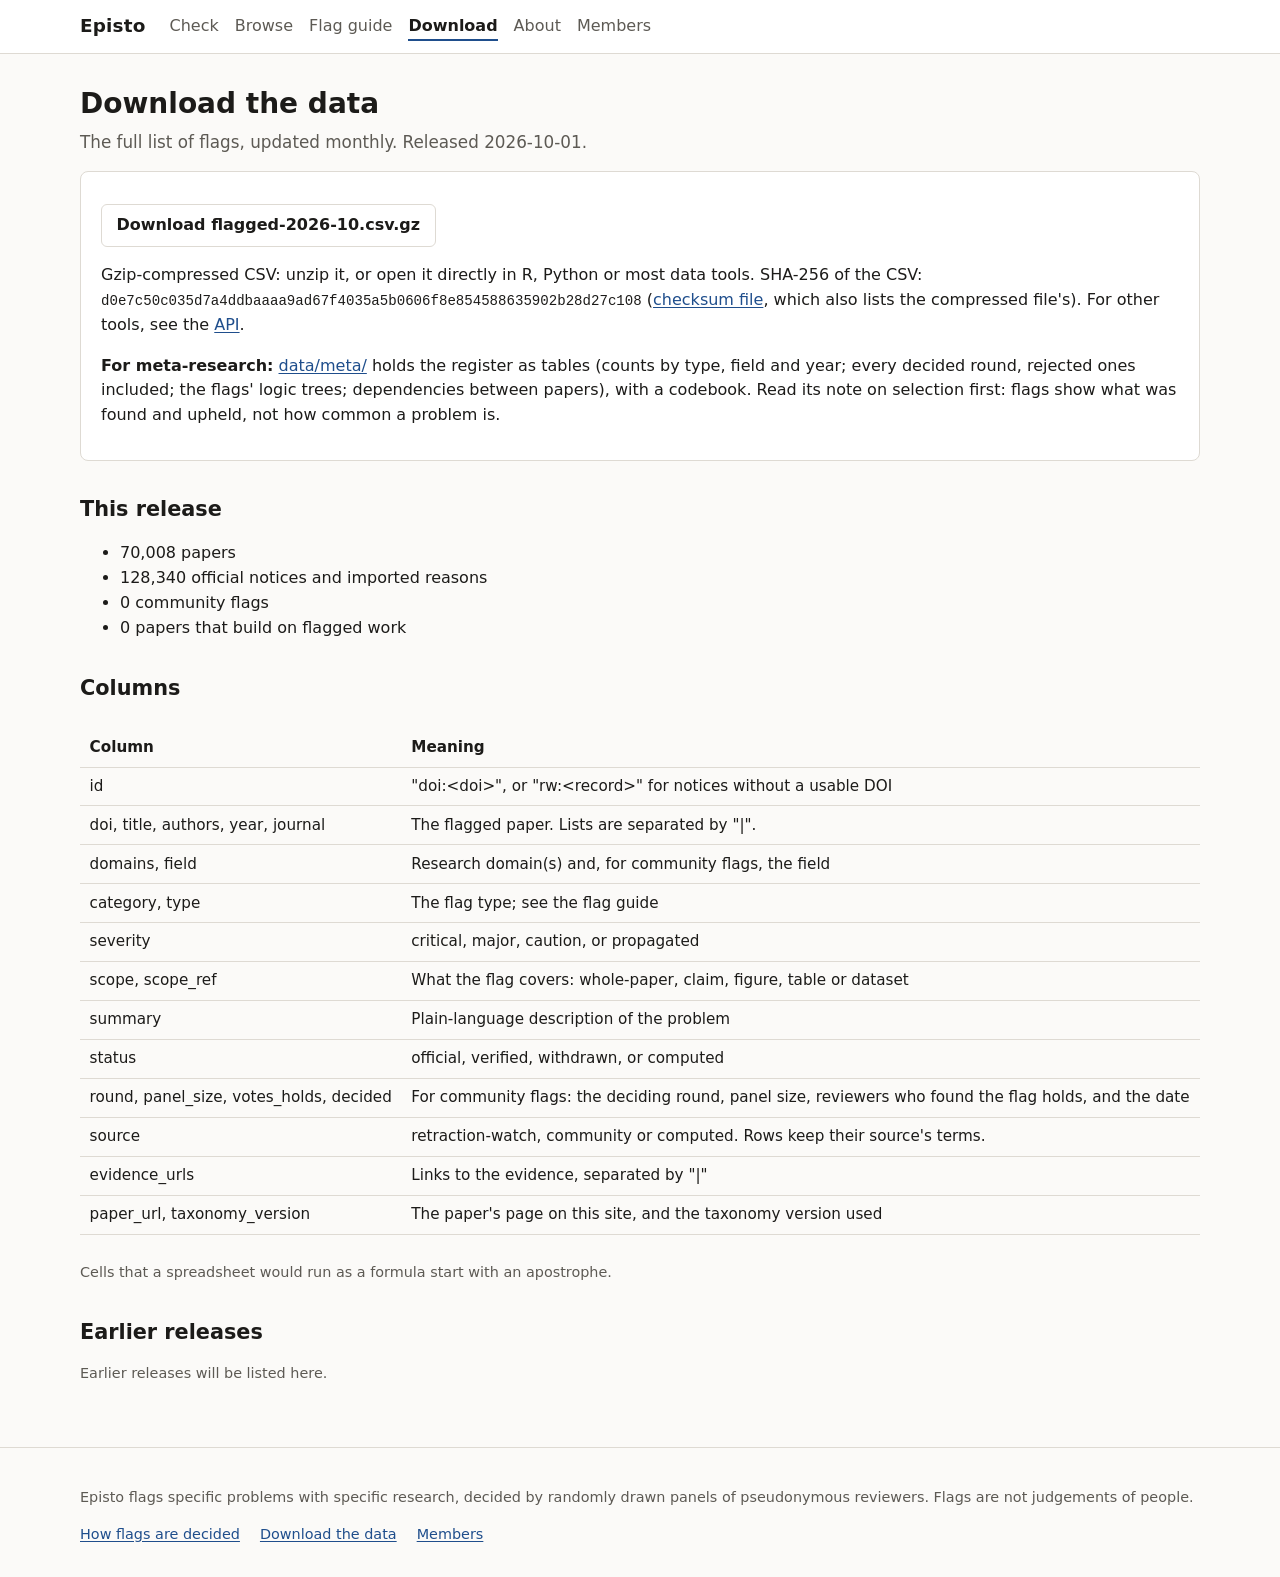
<file: download.html>
<!doctype html>
<html lang="en">
<head>
<meta charset="utf-8">
<meta name="viewport" content="width=device-width, initial-scale=1">
<meta http-equiv="Content-Security-Policy" content="default-src &#39;none&#39;; script-src &#39;self&#39;; style-src &#39;self&#39;; img-src &#39;self&#39; data:; connect-src &#39;self&#39;; base-uri &#39;none&#39;; form-action &#39;none&#39;; object-src &#39;none&#39;">
<meta name="referrer" content="no-referrer">
<meta name="description" content="Check a reference list for retracted and flawed research.">
<title>Download · Episto</title>
<link rel="stylesheet" href="assets/style.css">
<link rel="icon" href="data:image/svg+xml,%3Csvg xmlns='http://www.w3.org/2000/svg' viewBox='0 0 16 16'%3E%3Cpath d='M8 1.5l7 13H1z' fill='%23b4520a'/%3E%3C/svg%3E">
</head>
<body>
<a class="skip" href="#main">Skip to content</a>
<header class="site"><div class="wrap">
<a class="brand" href="index.html">Episto</a>
<nav class="main" aria-label="Main"><ul><li><a href="index.html">Check</a></li><li><a href="browse.html">Browse</a></li><li><a href="guide.html">Flag guide</a></li><li><a href="download.html" aria-current="page">Download</a></li><li><a href="about.html">About</a></li><li><a href="member/index.html">Members</a></li></ul></nav>
</div></header>
<main id="main"><div class="wrap">
<h1>Download the data</h1>
<p class="lead">The full list of flags, updated monthly. Released 2026-10-01.</p>
<div class="panel stack">
<p><a class="button" href="flagged-2026-10.csv.gz" download>Download flagged-2026-10.csv.gz</a></p>
<p>Gzip-compressed CSV: unzip it, or open it directly in R, Python or most data tools. SHA-256 of the CSV: <code>d0e7c50c035d7a4ddbaaaa9ad67f4035a5b0606f8e854588635902b28d27c108</code> (<a href="flagged-2026-10.csv.sha256">checksum file</a>, which also lists the compressed file's). For other tools, see the <a href="api.html">API</a>.</p>
<p><strong>For meta-research:</strong> <a href="data/meta/README.md">data/meta/</a> holds the register as tables (counts by type, field and year; every decided round, rejected ones included; the flags' logic trees; dependencies between papers), with a codebook. Read its note on selection first: flags show what was found and upheld, not how common a problem is.</p>

</div>
<h2>This release</h2>
<ul>
<li>70,008 papers</li>
<li>128,340 official notices and imported reasons</li>
<li>0 community flags</li>
<li>0 papers that build on flagged work</li>
</ul>
<h2>Columns</h2>
<div class="table-scroll"><table><thead><tr><th>Column</th><th>Meaning</th></tr></thead><tbody>
<tr><td>id</td><td>"doi:&lt;doi&gt;", or "rw:&lt;record&gt;" for notices without a usable DOI</td></tr>
<tr><td>doi, title, authors, year, journal</td><td>The flagged paper. Lists are separated by "|".</td></tr>
<tr><td>domains, field</td><td>Research domain(s) and, for community flags, the field</td></tr>
<tr><td>category, type</td><td>The flag type; see the flag guide</td></tr>
<tr><td>severity</td><td>critical, major, caution, or propagated</td></tr>
<tr><td>scope, scope_ref</td><td>What the flag covers: whole-paper, claim, figure, table or dataset</td></tr>
<tr><td>summary</td><td>Plain-language description of the problem</td></tr>
<tr><td>status</td><td>official, verified, withdrawn, or computed</td></tr>
<tr><td>round, panel_size, votes_holds, decided</td><td>For community flags: the deciding round, panel size, reviewers who found the flag holds, and the date</td></tr>
<tr><td>source</td><td>retraction-watch, community or computed. Rows keep their source's terms.</td></tr>
<tr><td>evidence_urls</td><td>Links to the evidence, separated by "|"</td></tr>
<tr><td>paper_url, taxonomy_version</td><td>The paper's page on this site, and the taxonomy version used</td></tr>
</tbody></table></div>
<p class="hint">Cells that a spreadsheet would run as a formula start with an apostrophe.</p>
<h2>Earlier releases</h2>
<p class="hint">Earlier releases will be listed here.</p>
</div></main>
<footer class="site"><div class="wrap">
<p>Episto flags specific problems with specific research, decided by randomly drawn panels of pseudonymous reviewers. Flags are not judgements of people.</p>
<ul>
<li><a href="about.html">How flags are decided</a></li>
<li><a href="download.html">Download the data</a></li>
<li><a href="member/index.html">Members</a></li>

</ul>
</div></footer>

</body>
</html>
</file>
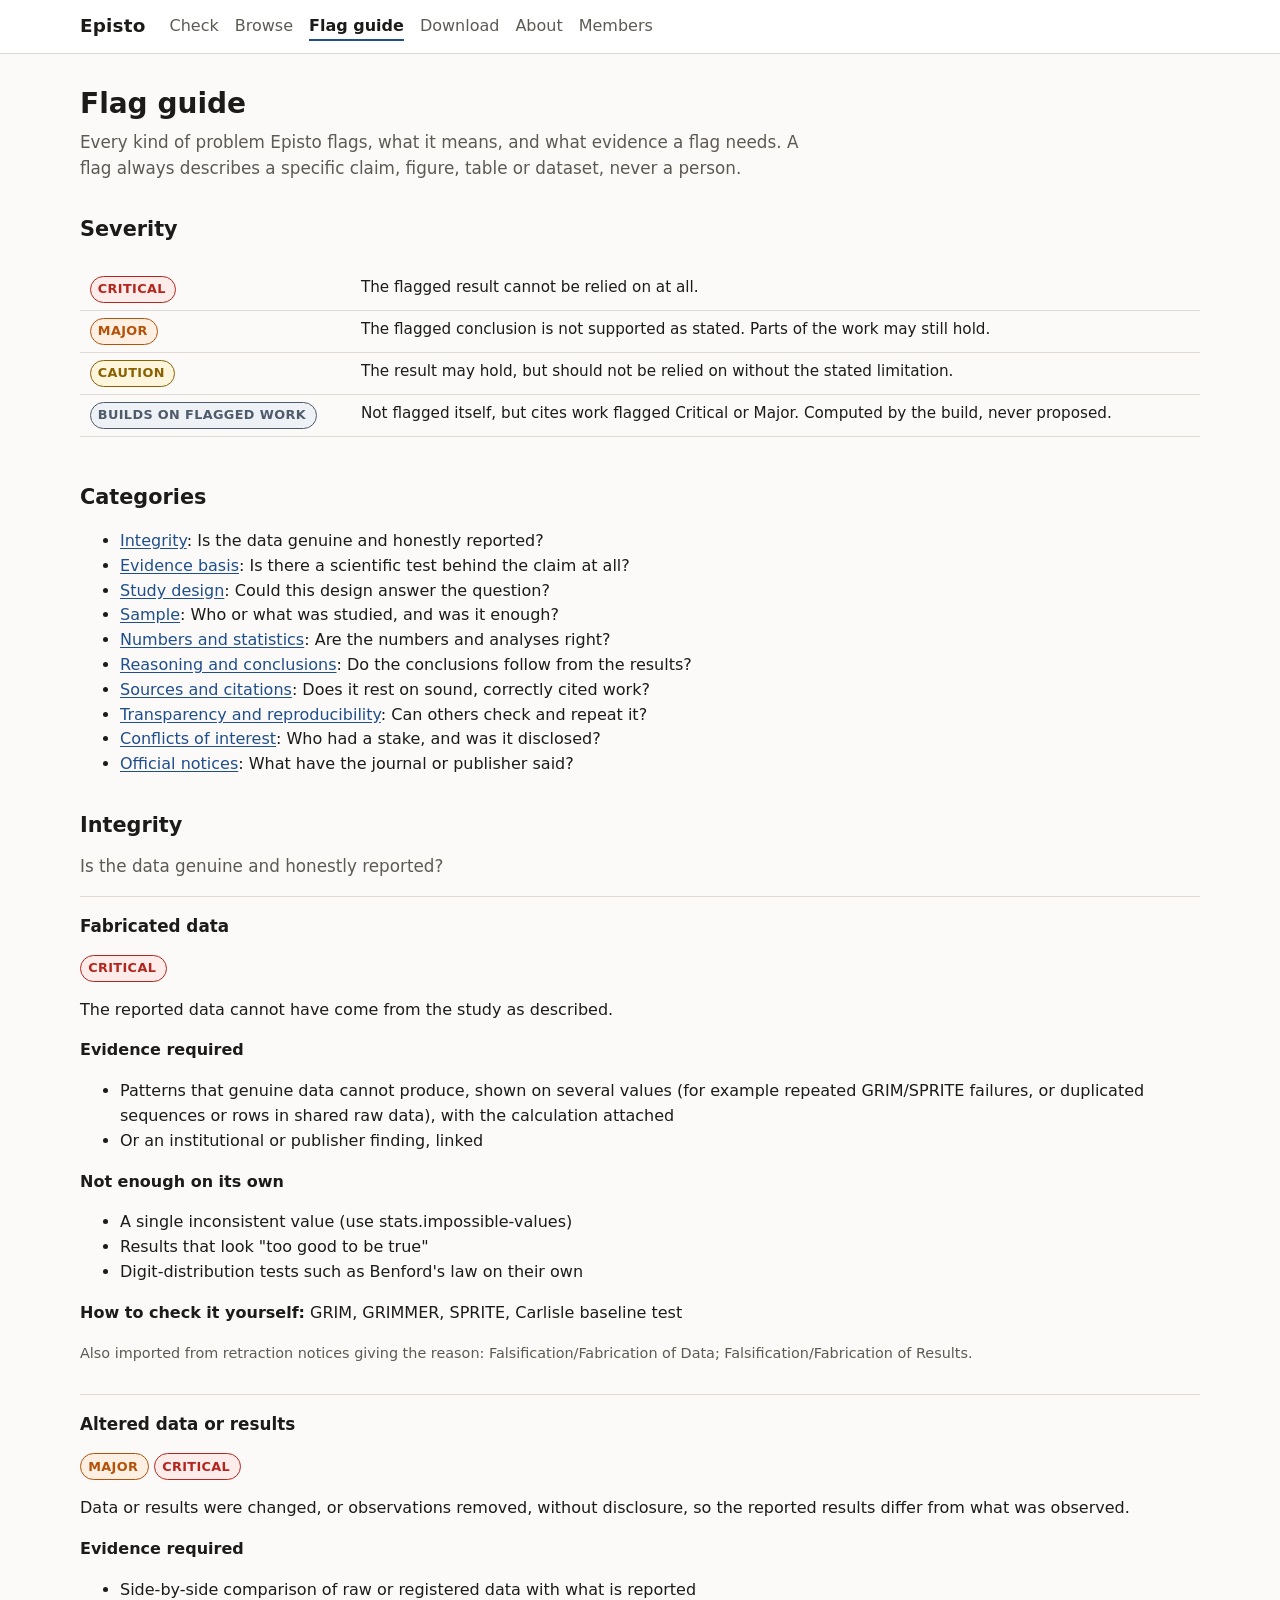
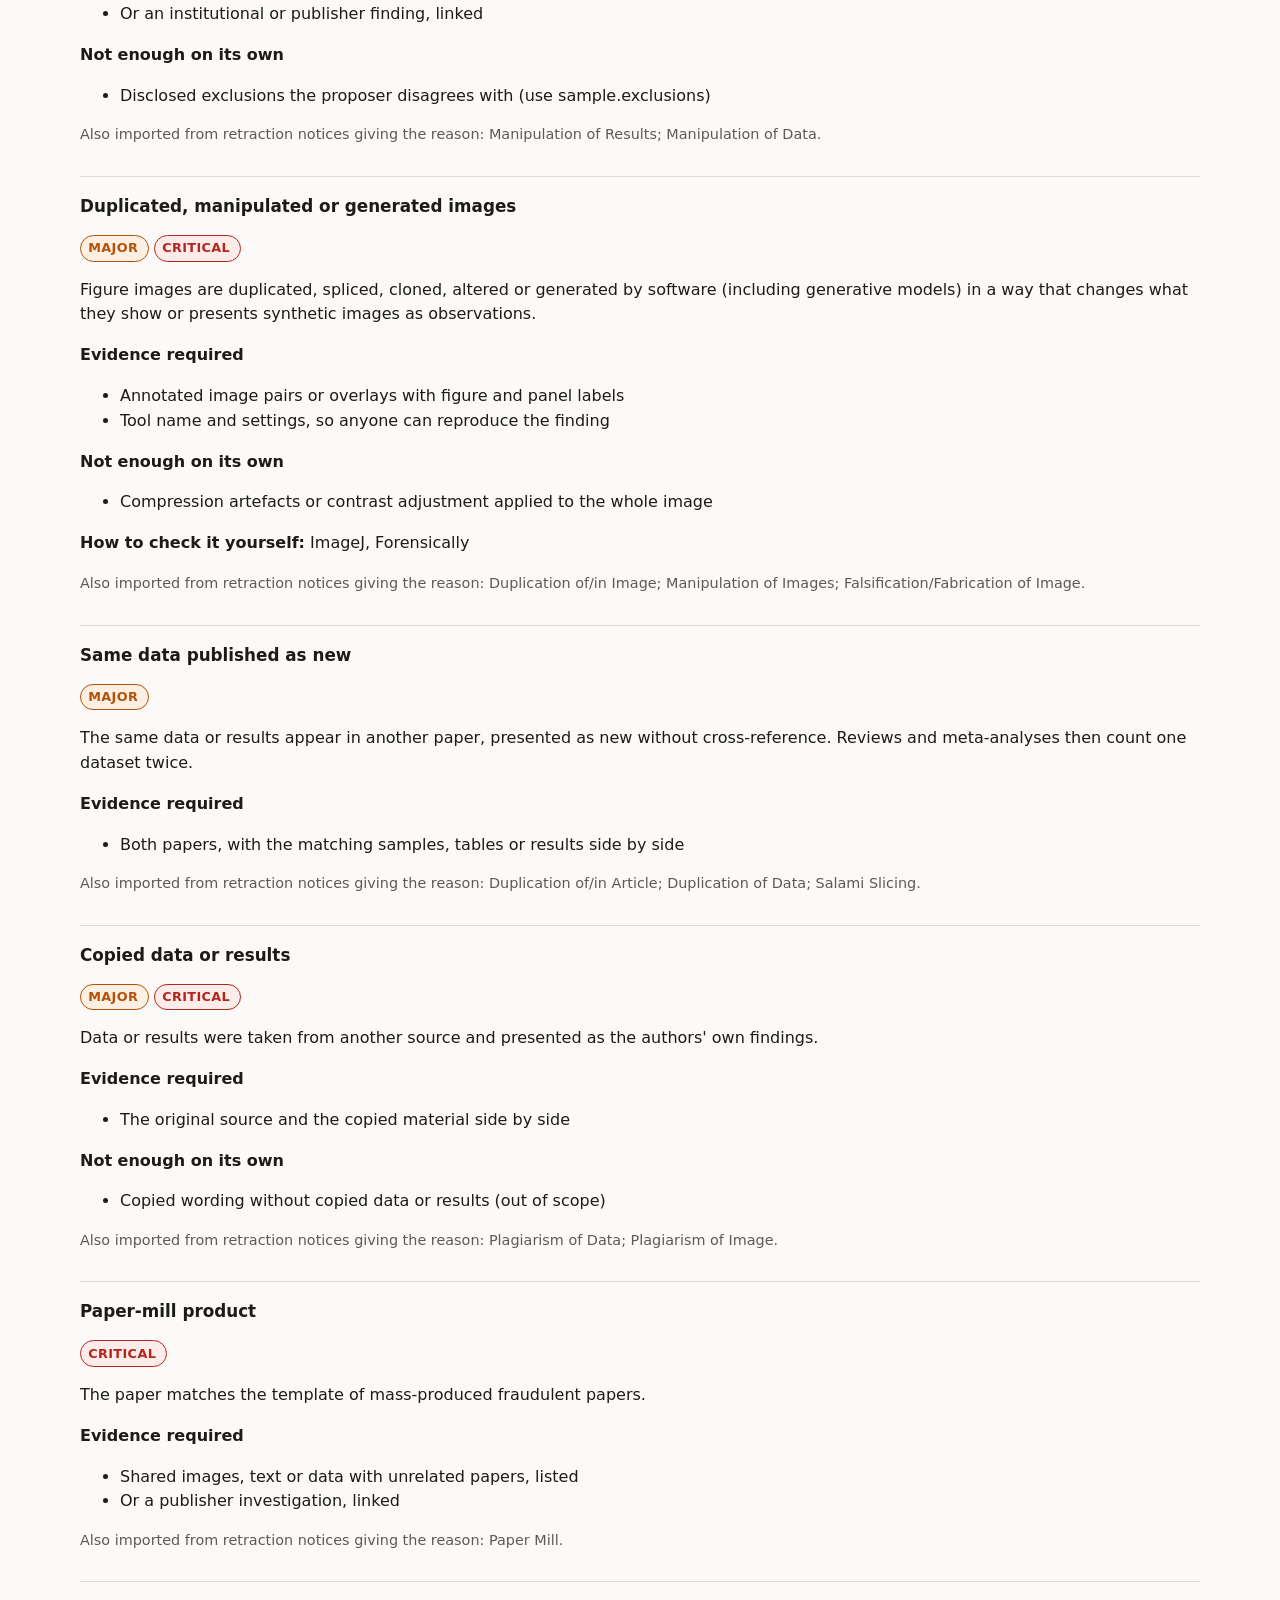
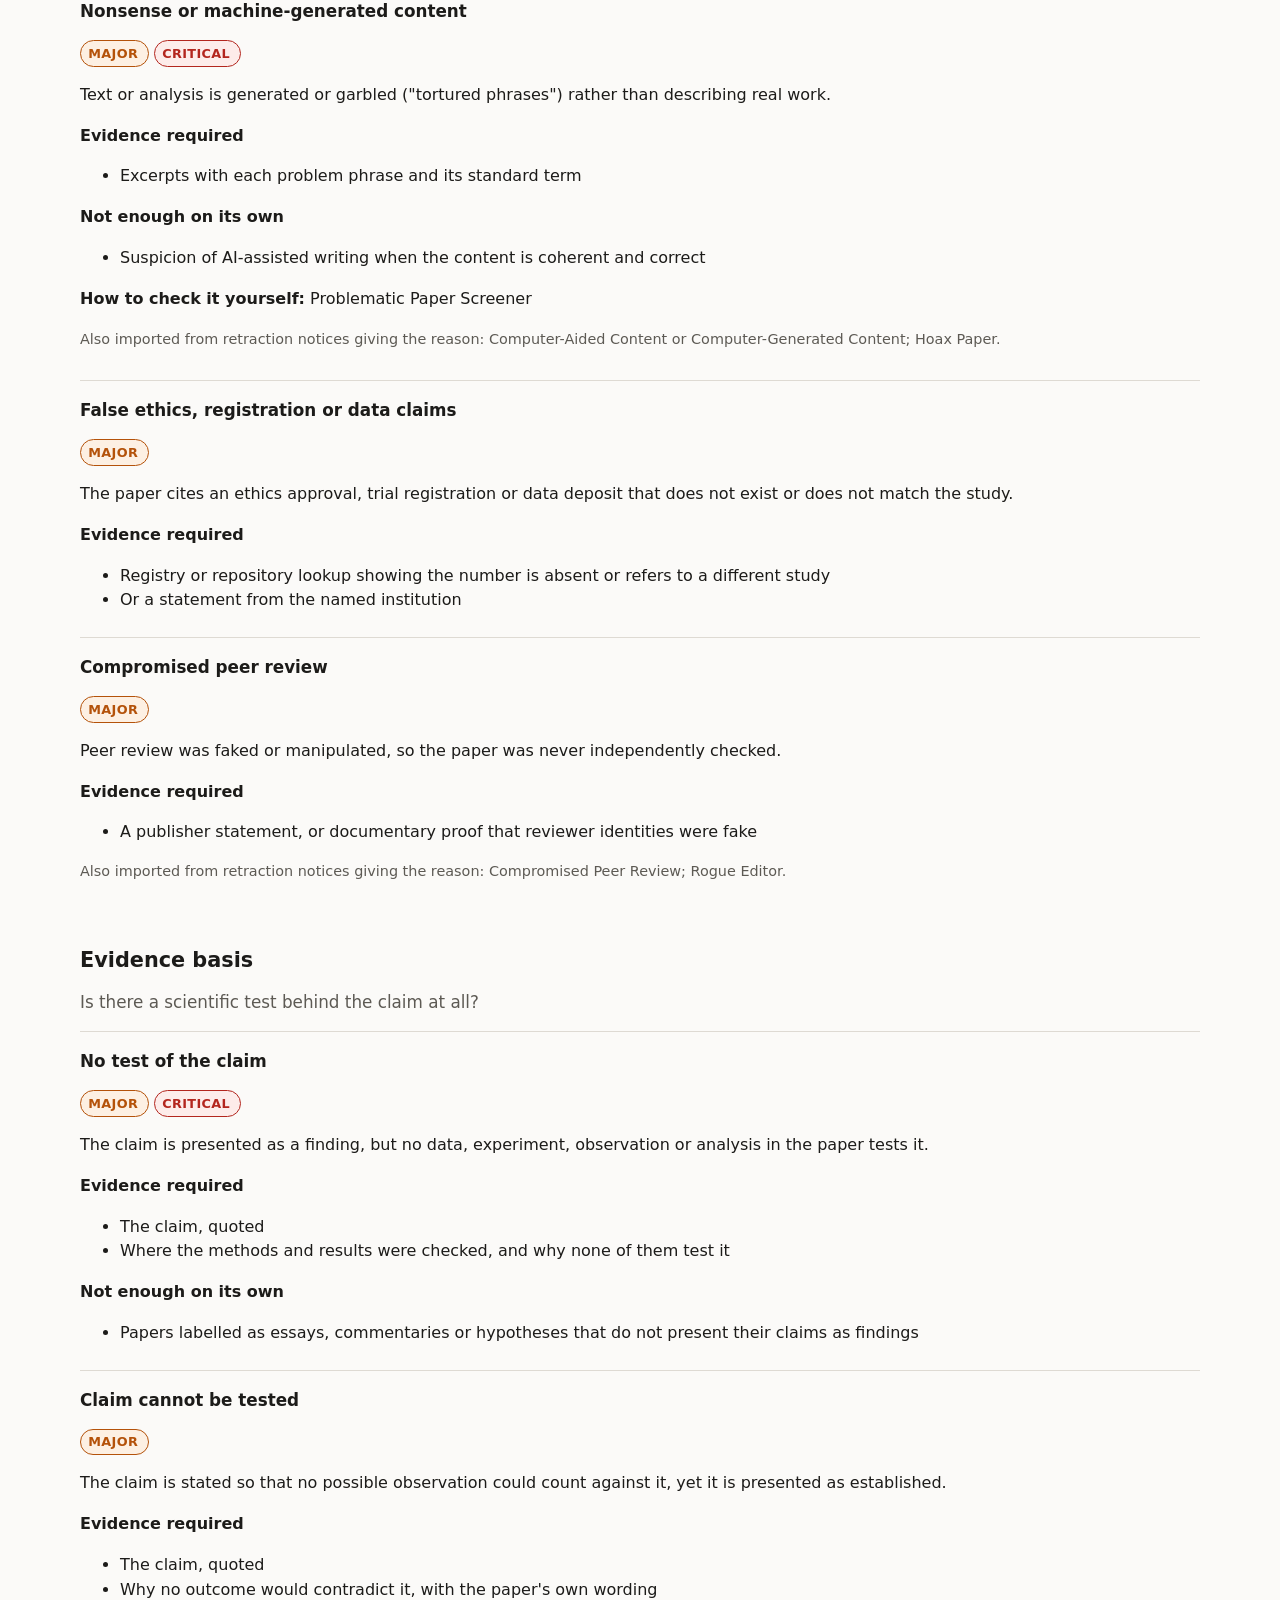
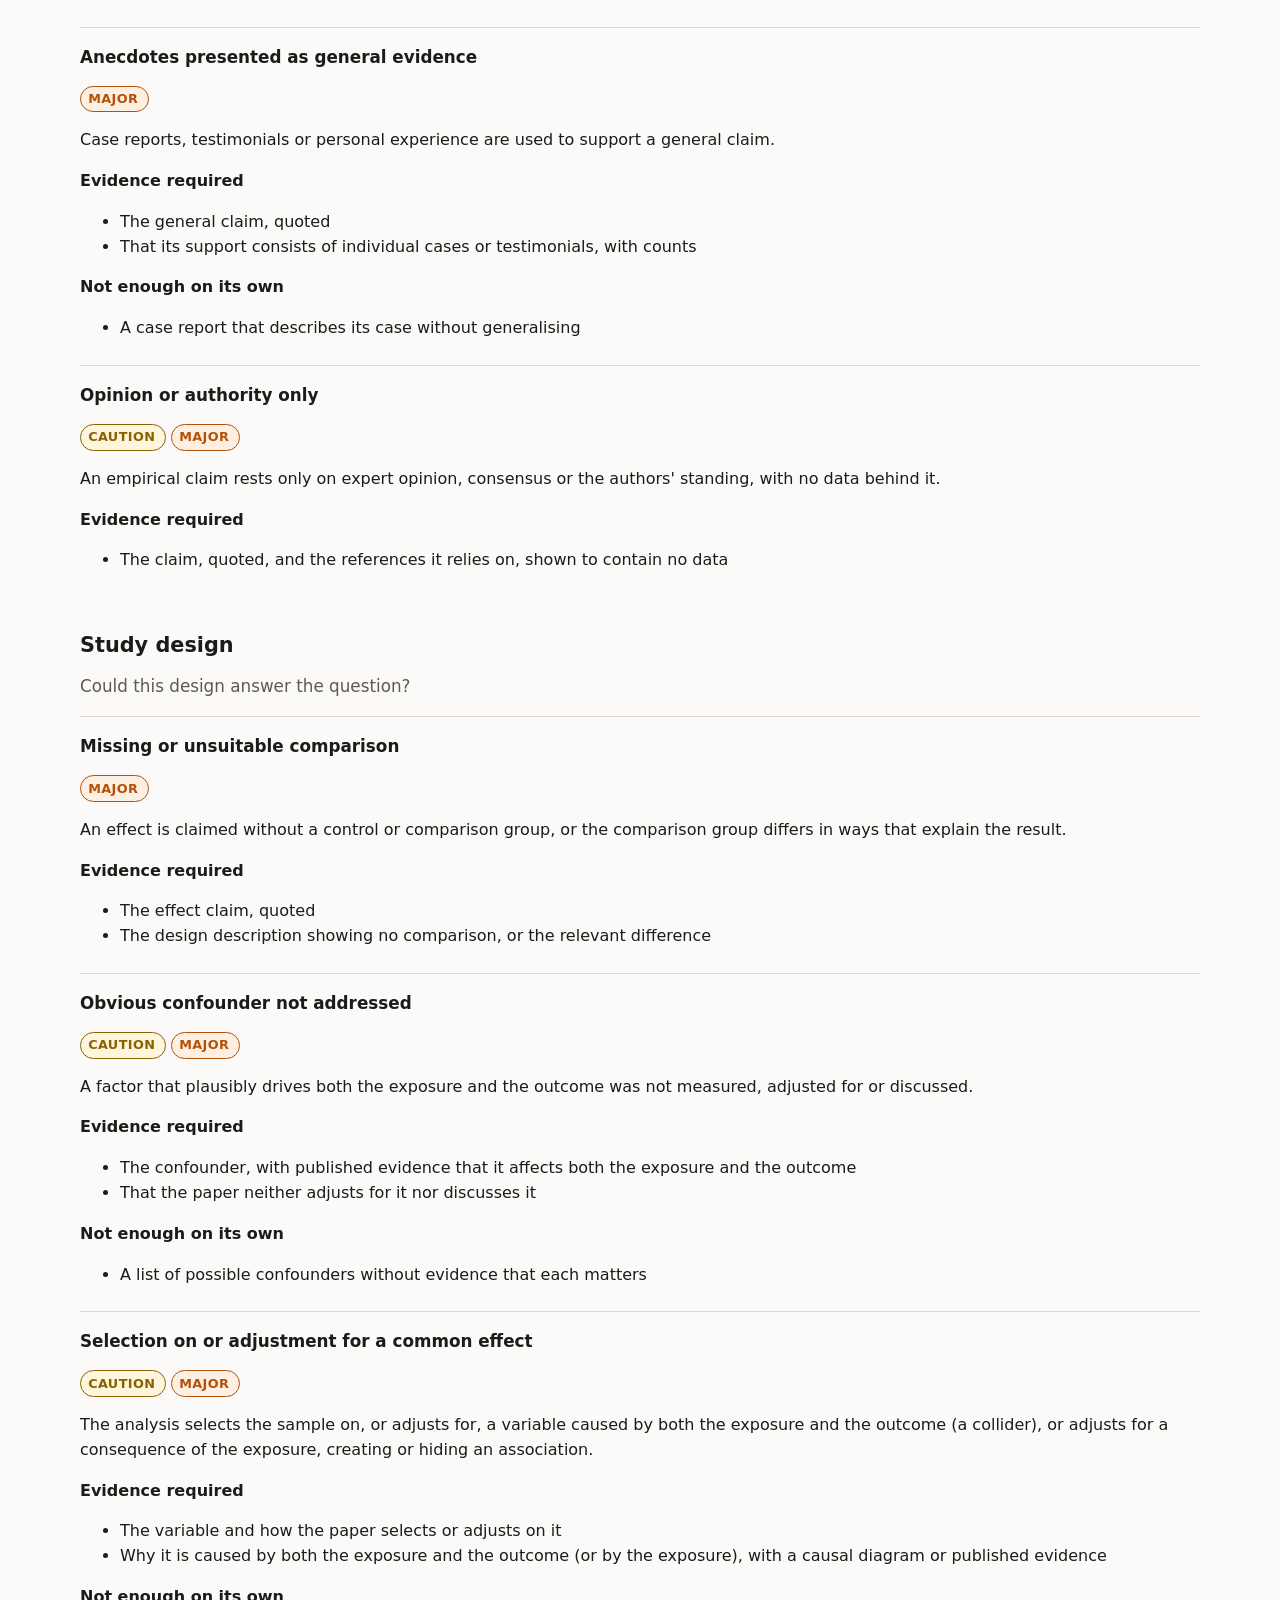
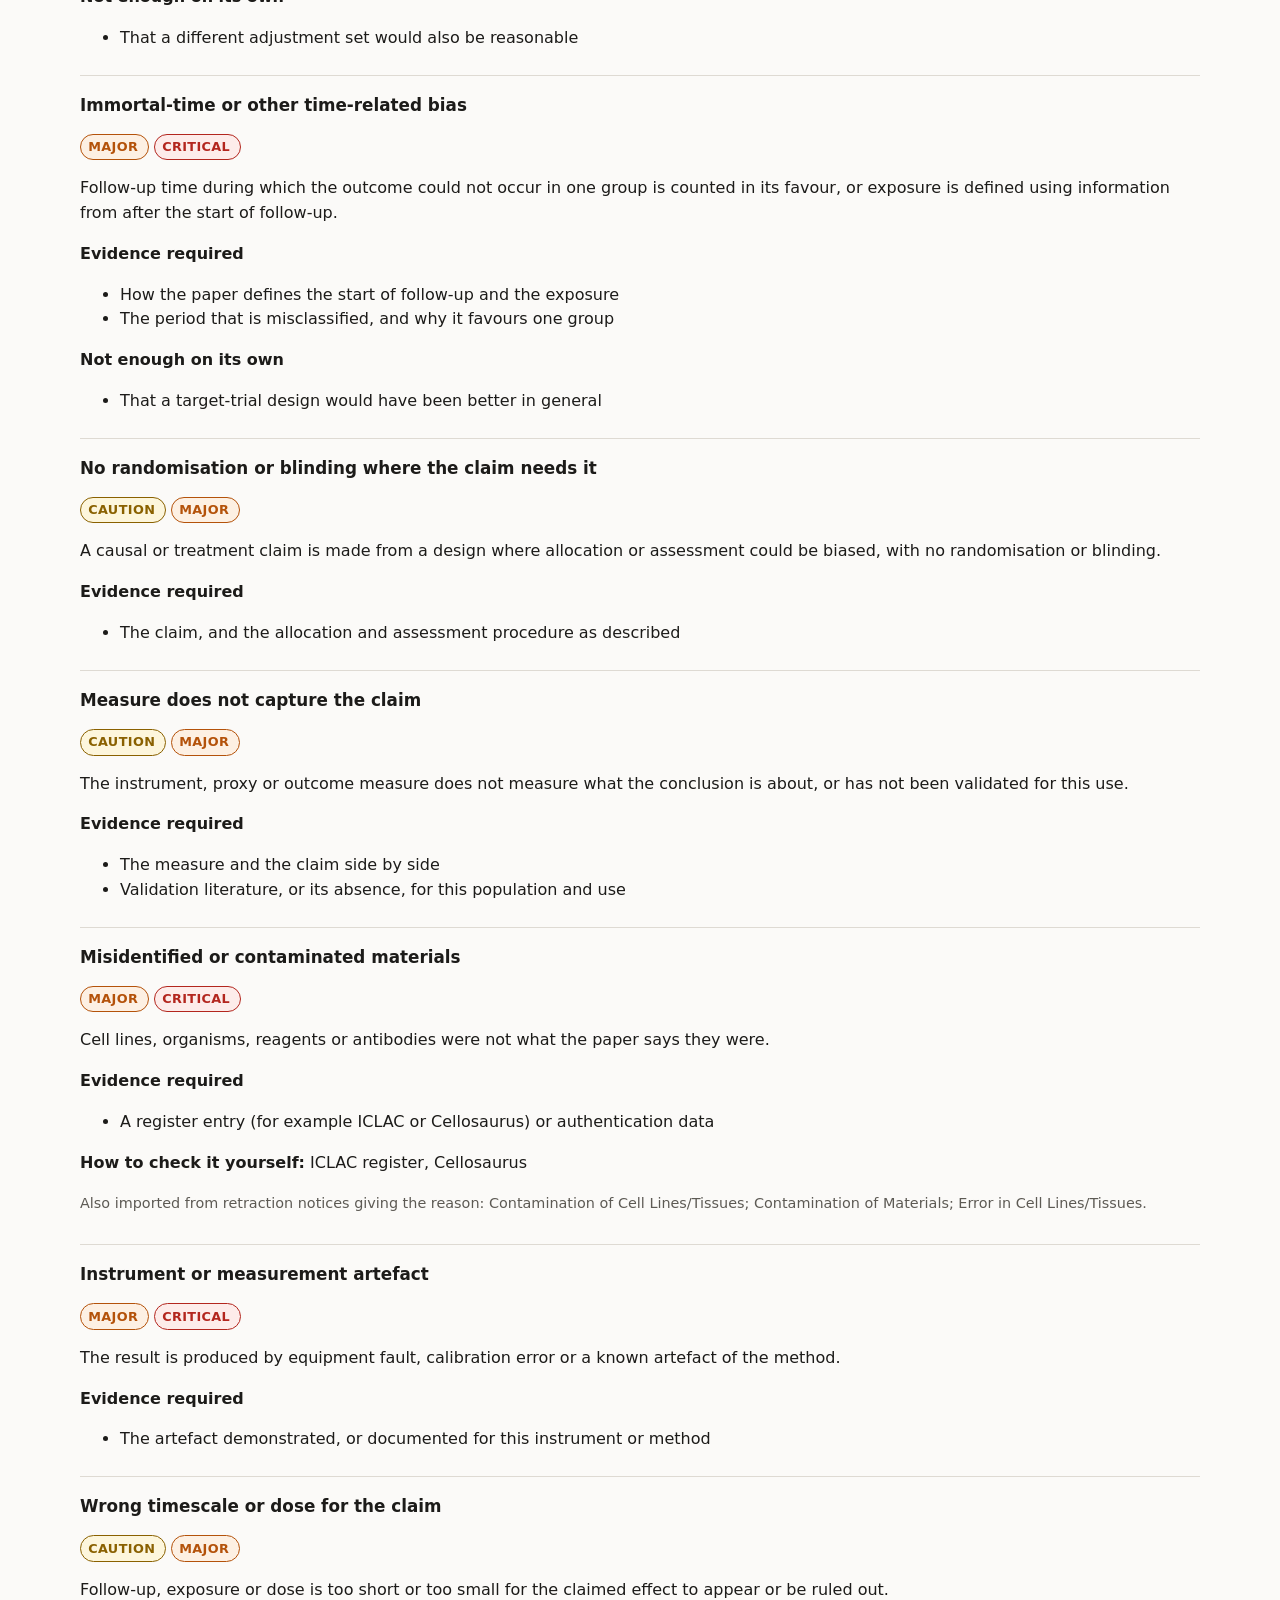
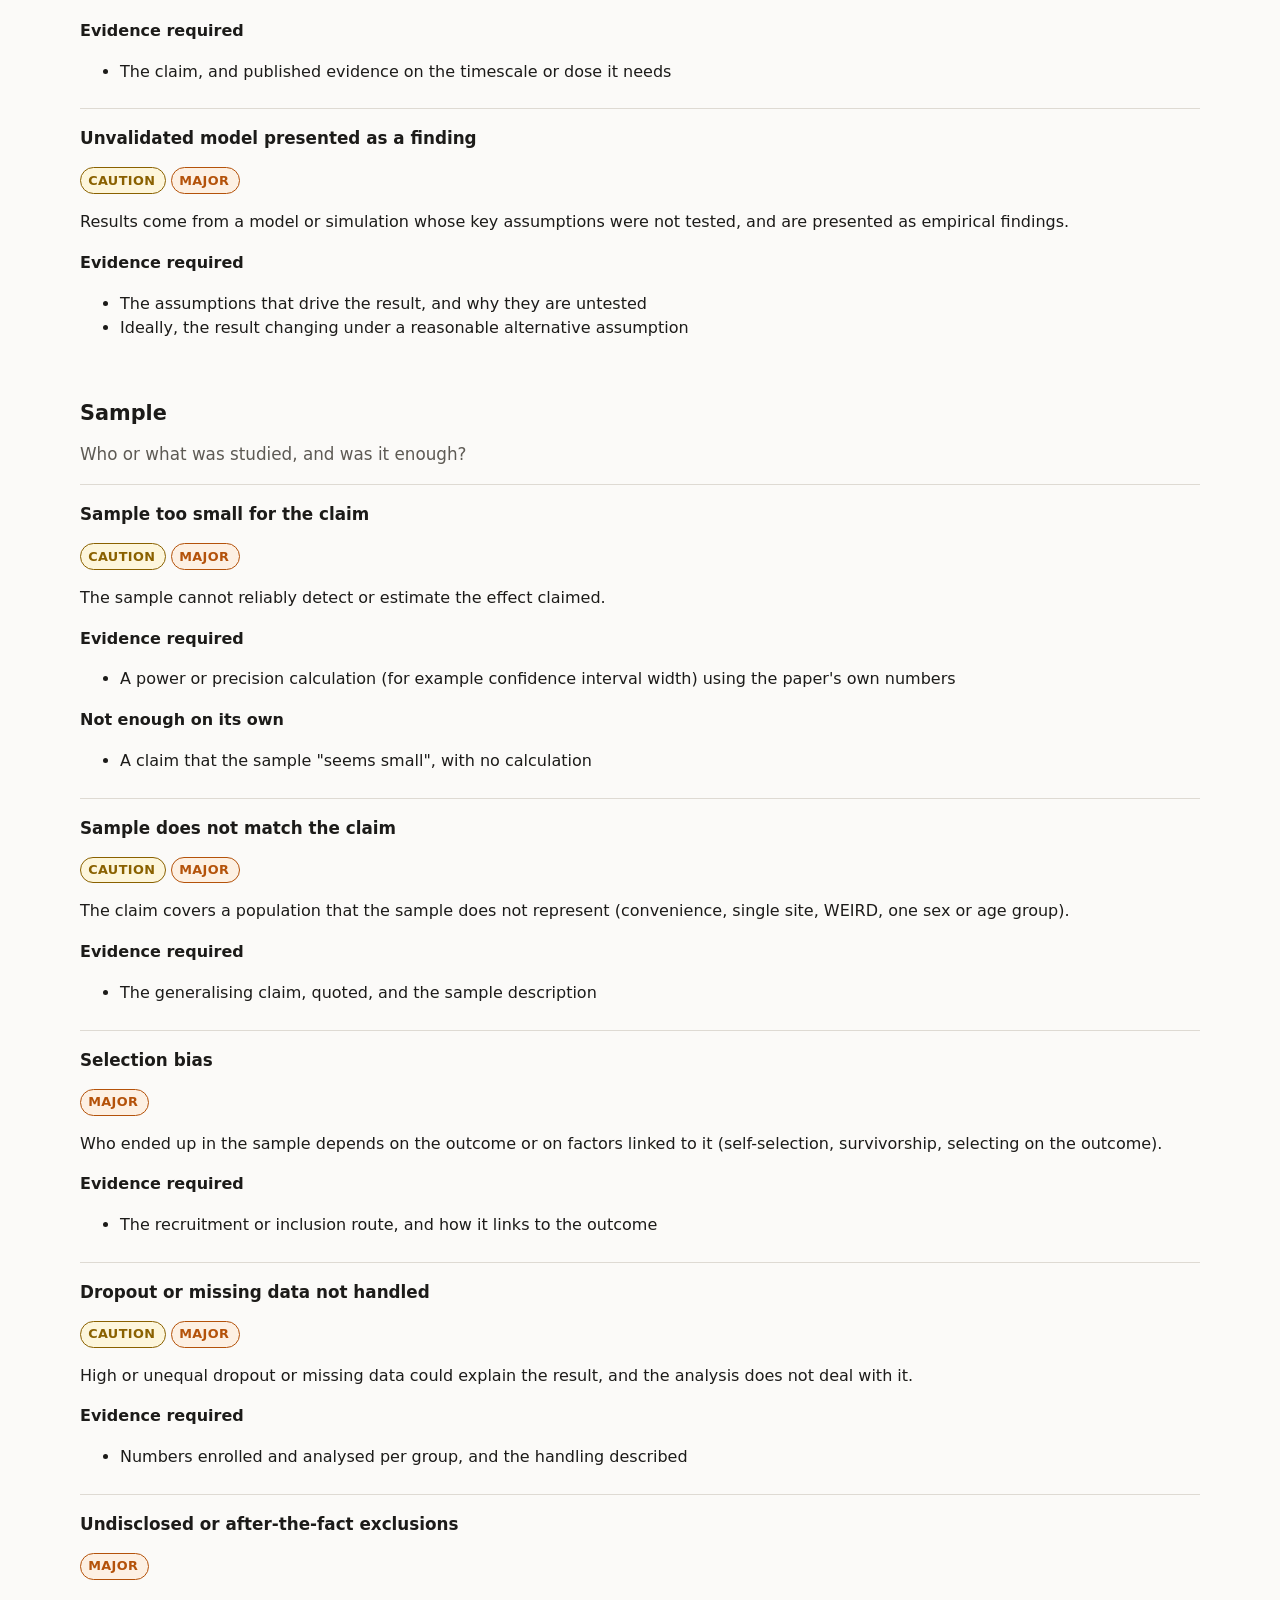
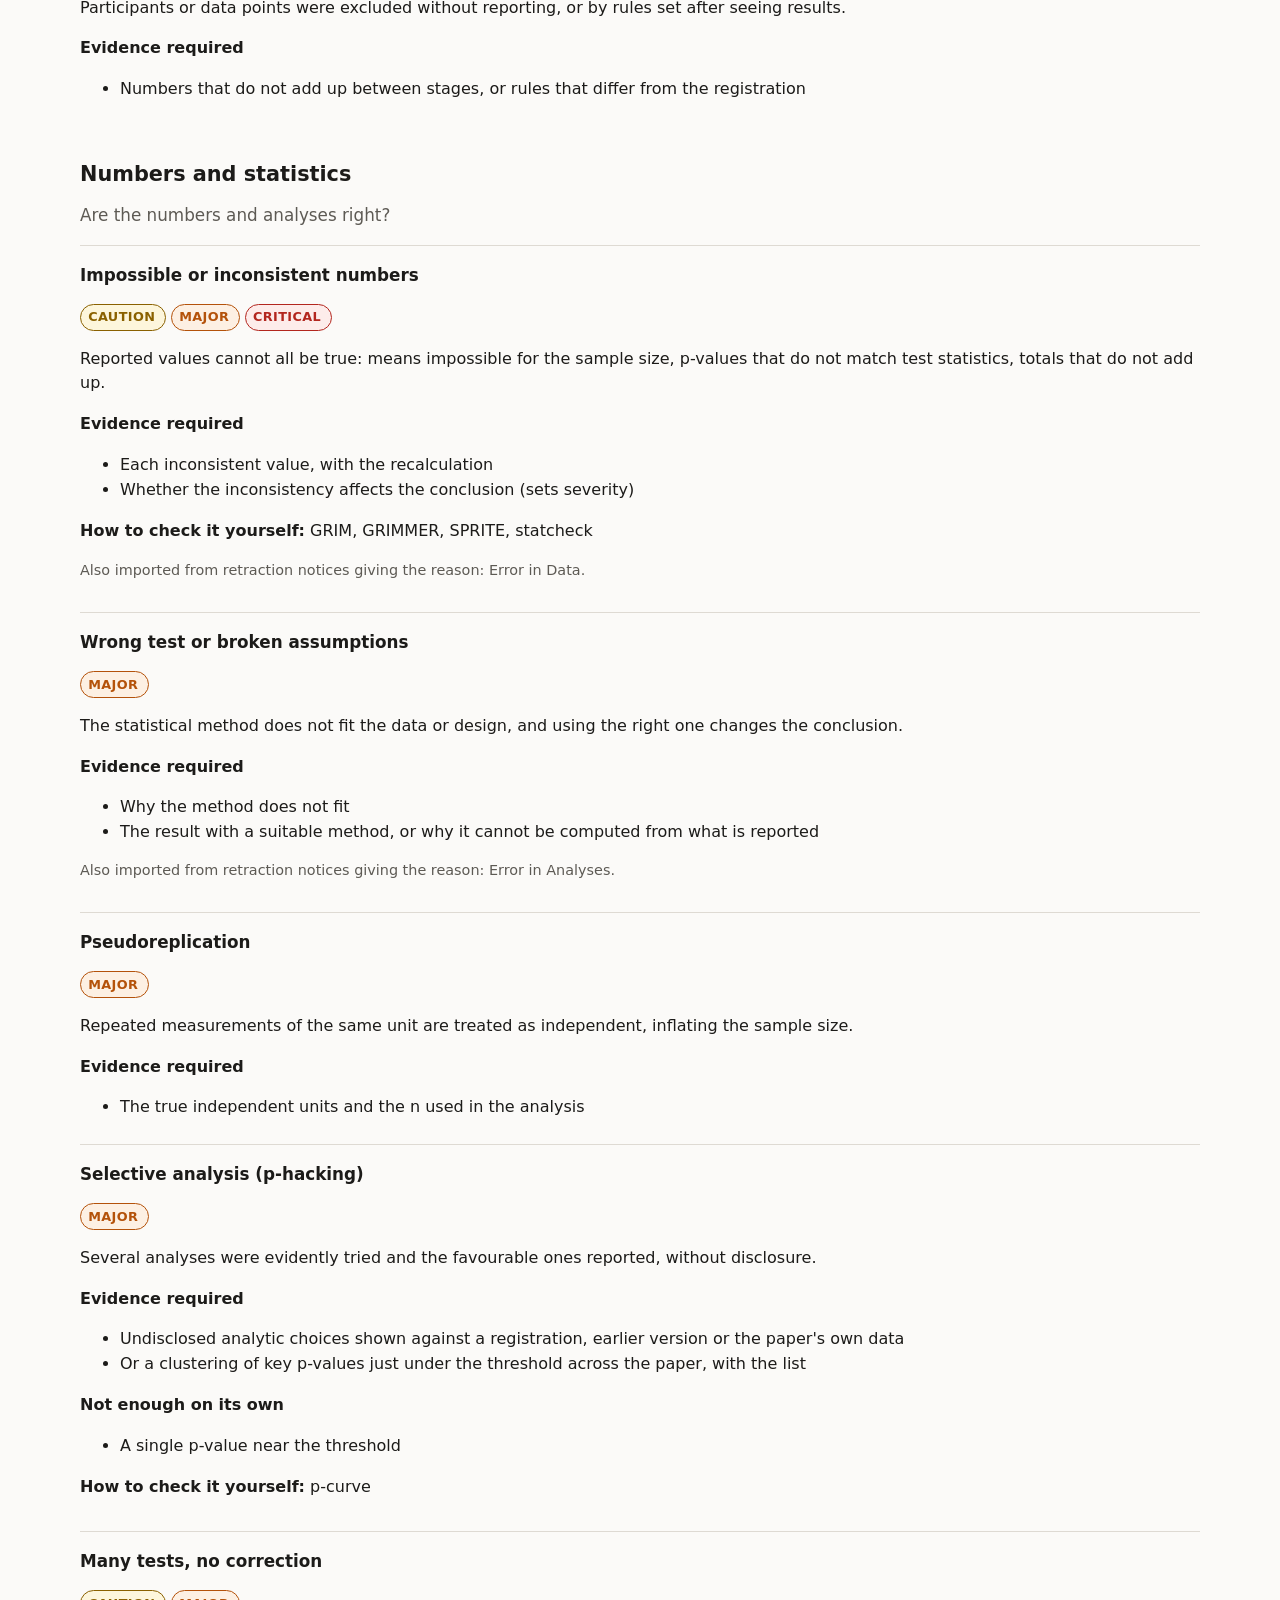
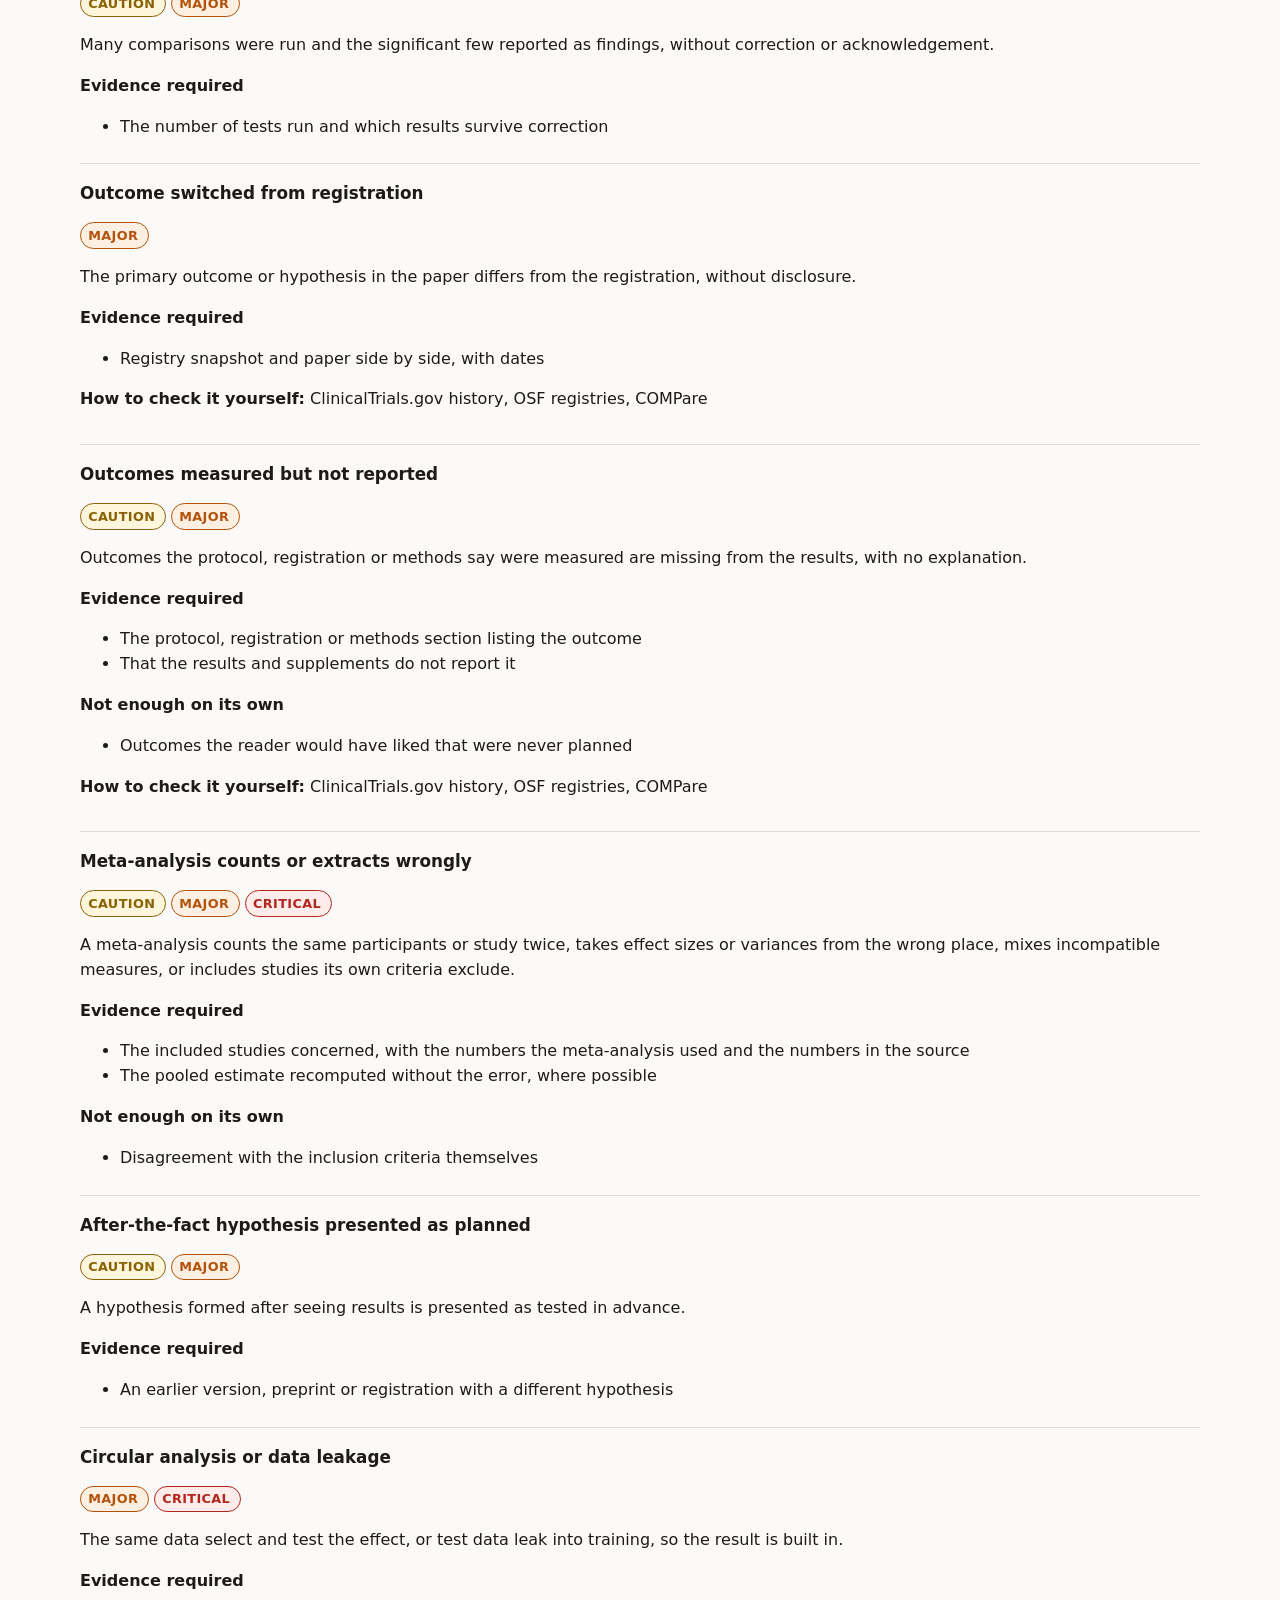
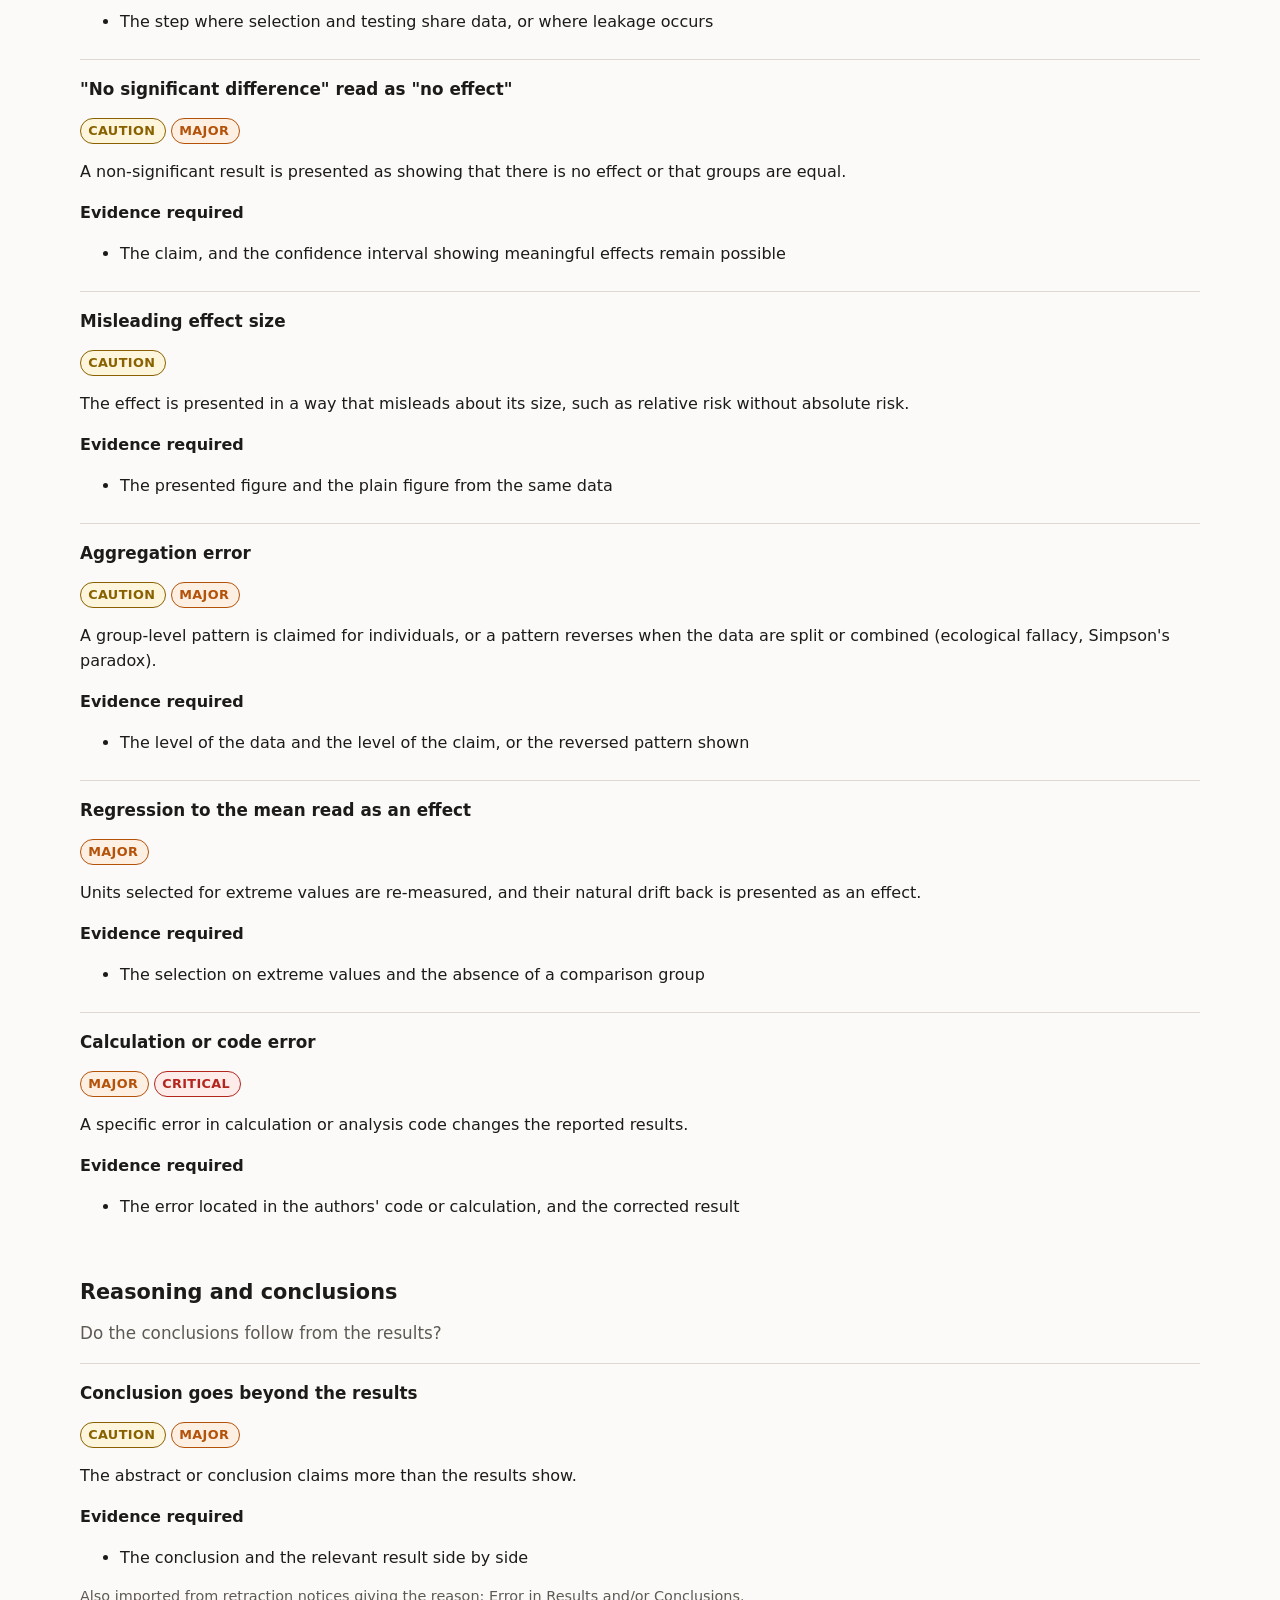
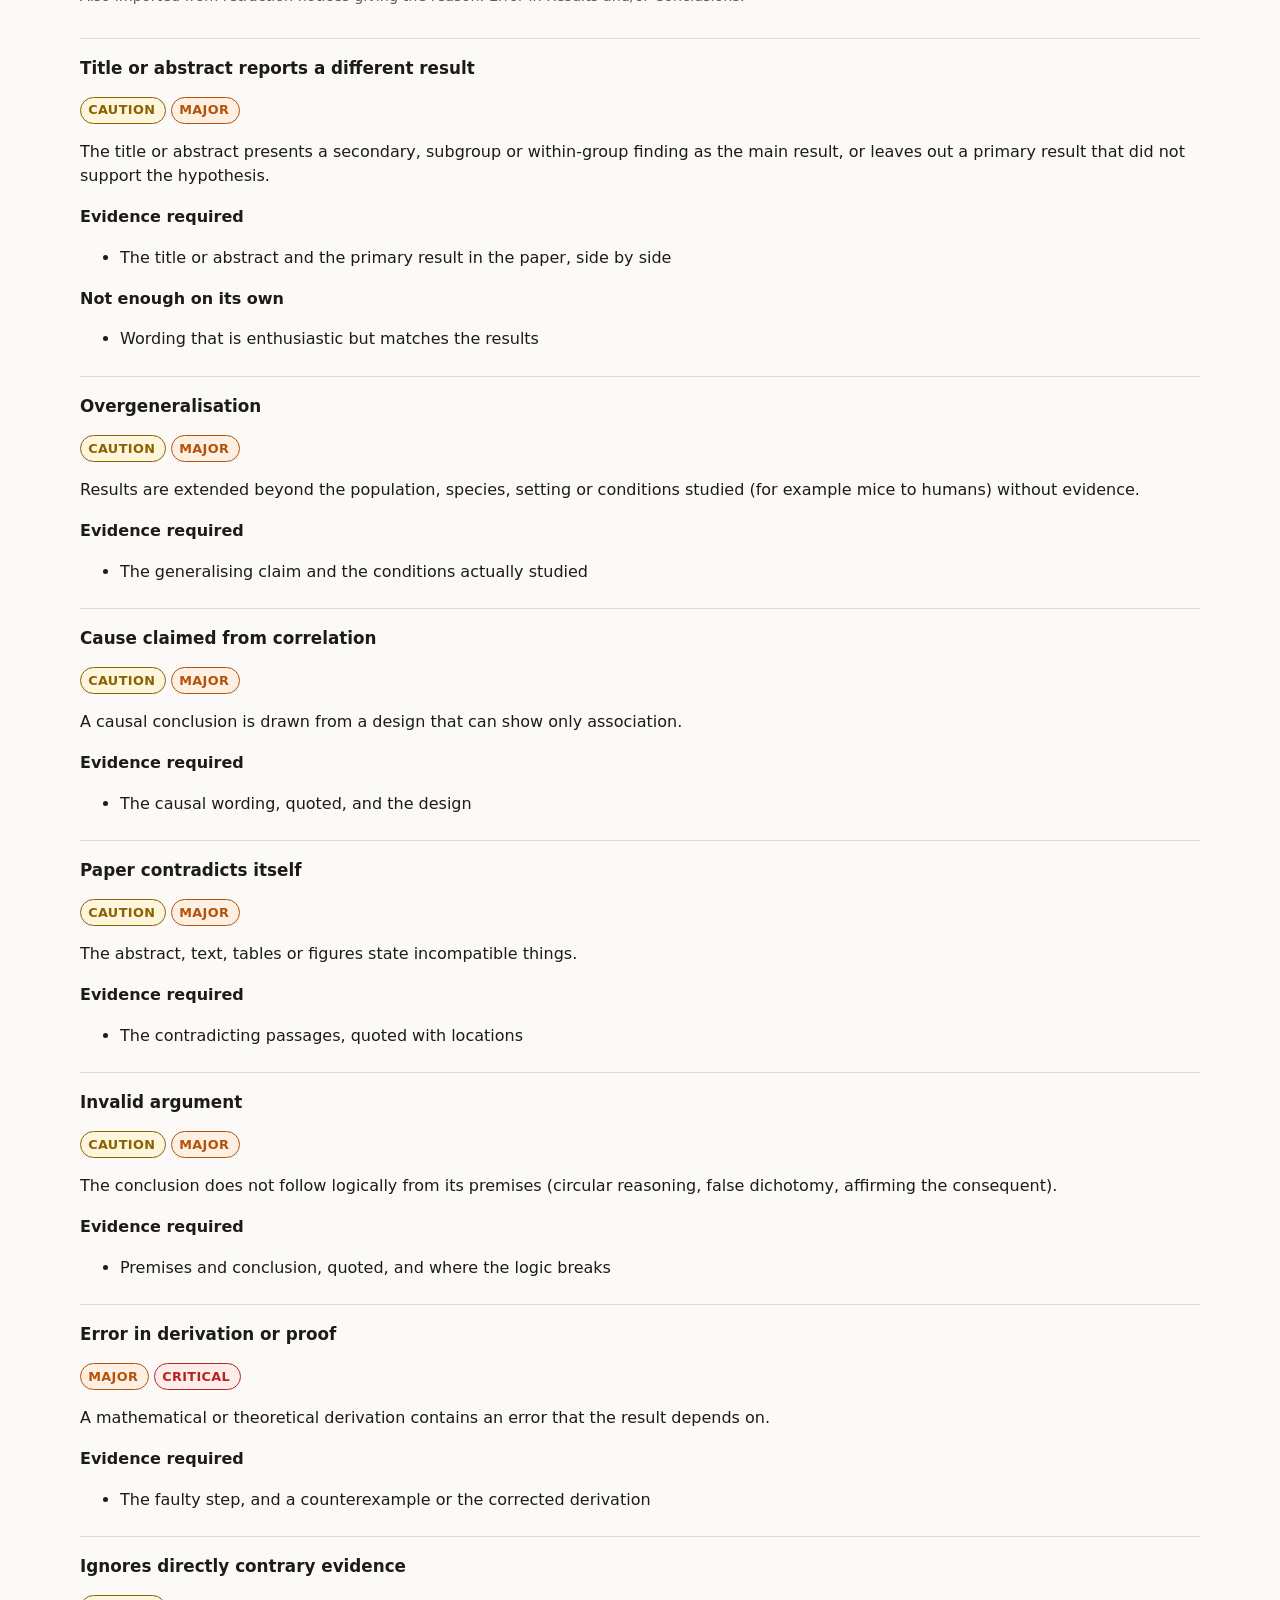
<file: guide.html>
<!doctype html>
<html lang="en">
<head>
<meta charset="utf-8">
<meta name="viewport" content="width=device-width, initial-scale=1">
<meta http-equiv="Content-Security-Policy" content="default-src &#39;none&#39;; script-src &#39;self&#39;; style-src &#39;self&#39;; img-src &#39;self&#39; data:; connect-src &#39;self&#39;; base-uri &#39;none&#39;; form-action &#39;none&#39;; object-src &#39;none&#39;">
<meta name="referrer" content="no-referrer">
<meta name="description" content="Check a reference list for retracted and flawed research.">
<title>Flag guide · Episto</title>
<link rel="stylesheet" href="assets/style.css">
<link rel="icon" href="data:image/svg+xml,%3Csvg xmlns='http://www.w3.org/2000/svg' viewBox='0 0 16 16'%3E%3Cpath d='M8 1.5l7 13H1z' fill='%23b4520a'/%3E%3C/svg%3E">
</head>
<body>
<a class="skip" href="#main">Skip to content</a>
<header class="site"><div class="wrap">
<a class="brand" href="index.html">Episto</a>
<nav class="main" aria-label="Main"><ul><li><a href="index.html">Check</a></li><li><a href="browse.html">Browse</a></li><li><a href="guide.html" aria-current="page">Flag guide</a></li><li><a href="download.html">Download</a></li><li><a href="about.html">About</a></li><li><a href="member/index.html">Members</a></li></ul></nav>
</div></header>
<main id="main"><div class="wrap">
<h1>Flag guide</h1>
<p class="lead">Every kind of problem Episto flags, what it means, and what evidence a flag needs. A flag always describes a specific claim, figure, table or dataset, never a person.</p>
<h2>Severity</h2>
<div class="table-scroll"><table><tbody><tr><td><span class="chip chip-critical">Critical</span></td><td>The flagged result cannot be relied on at all.</td></tr><tr><td><span class="chip chip-major">Major</span></td><td>The flagged conclusion is not supported as stated. Parts of the work may still hold.</td></tr><tr><td><span class="chip chip-caution">Caution</span></td><td>The result may hold, but should not be relied on without the stated limitation.</td></tr><tr><td><span class="chip chip-propagated">Builds on flagged work</span></td><td>Not flagged itself, but cites work flagged Critical or Major. Computed by the build, never proposed.</td></tr></tbody></table></div>
<h2>Categories</h2>
<ul><li><a href="#integrity">Integrity</a>: Is the data genuine and honestly reported?</li>
<li><a href="#evidence">Evidence basis</a>: Is there a scientific test behind the claim at all?</li>
<li><a href="#design">Study design</a>: Could this design answer the question?</li>
<li><a href="#sample">Sample</a>: Who or what was studied, and was it enough?</li>
<li><a href="#stats">Numbers and statistics</a>: Are the numbers and analyses right?</li>
<li><a href="#reasoning">Reasoning and conclusions</a>: Do the conclusions follow from the results?</li>
<li><a href="#sources">Sources and citations</a>: Does it rest on sound, correctly cited work?</li>
<li><a href="#transparency">Transparency and reproducibility</a>: Can others check and repeat it?</li>
<li><a href="#interests">Conflicts of interest</a>: Who had a stake, and was it disclosed?</li>
<li><a href="#notices">Official notices</a>: What have the journal or publisher said?</li></ul>
<section id="integrity">
<h2>Integrity</h2>
<p class="lead">Is the data genuine and honestly reported?</p>

<section class="guide-type" id="integrity.fabrication">
<h3>Fabricated data</h3>
<p><span class="chip chip-critical">Critical</span></p>
<p>The reported data cannot have come from the study as described.</p>
<p><strong>Evidence required</strong></p><ul><li>Patterns that genuine data cannot produce, shown on several values (for example repeated GRIM/SPRITE failures, or duplicated sequences or rows in shared raw data), with the calculation attached</li><li>Or an institutional or publisher finding, linked</li></ul>
<p><strong>Not enough on its own</strong></p><ul><li>A single inconsistent value (use stats.impossible-values)</li><li>Results that look &quot;too good to be true&quot;</li><li>Digit-distribution tests such as Benford&#39;s law on their own</li></ul>
<p><strong>How to check it yourself:</strong> GRIM, GRIMMER, SPRITE, Carlisle baseline test</p>
<p class="hint">Also imported from retraction notices giving the reason: Falsification/Fabrication of Data; Falsification/Fabrication of Results.</p>
</section>
<section class="guide-type" id="integrity.falsification">
<h3>Altered data or results</h3>
<p><span class="chip chip-major">Major</span> <span class="chip chip-critical">Critical</span></p>
<p>Data or results were changed, or observations removed, without disclosure, so the reported results differ from what was observed.</p>
<p><strong>Evidence required</strong></p><ul><li>Side-by-side comparison of raw or registered data with what is reported</li><li>Or an institutional or publisher finding, linked</li></ul>
<p><strong>Not enough on its own</strong></p><ul><li>Disclosed exclusions the proposer disagrees with (use sample.exclusions)</li></ul>

<p class="hint">Also imported from retraction notices giving the reason: Manipulation of Results; Manipulation of Data.</p>
</section>
<section class="guide-type" id="integrity.image-manipulation">
<h3>Duplicated, manipulated or generated images</h3>
<p><span class="chip chip-major">Major</span> <span class="chip chip-critical">Critical</span></p>
<p>Figure images are duplicated, spliced, cloned, altered or generated by software (including generative models) in a way that changes what they show or presents synthetic images as observations.</p>
<p><strong>Evidence required</strong></p><ul><li>Annotated image pairs or overlays with figure and panel labels</li><li>Tool name and settings, so anyone can reproduce the finding</li></ul>
<p><strong>Not enough on its own</strong></p><ul><li>Compression artefacts or contrast adjustment applied to the whole image</li></ul>
<p><strong>How to check it yourself:</strong> ImageJ, Forensically</p>
<p class="hint">Also imported from retraction notices giving the reason: Duplication of/in Image; Manipulation of Images; Falsification/Fabrication of Image.</p>
</section>
<section class="guide-type" id="integrity.duplicate-publication">
<h3>Same data published as new</h3>
<p><span class="chip chip-major">Major</span></p>
<p>The same data or results appear in another paper, presented as new without cross-reference. Reviews and meta-analyses then count one dataset twice.</p>
<p><strong>Evidence required</strong></p><ul><li>Both papers, with the matching samples, tables or results side by side</li></ul>


<p class="hint">Also imported from retraction notices giving the reason: Duplication of/in Article; Duplication of Data; Salami Slicing.</p>
</section>
<section class="guide-type" id="integrity.copied-results">
<h3>Copied data or results</h3>
<p><span class="chip chip-major">Major</span> <span class="chip chip-critical">Critical</span></p>
<p>Data or results were taken from another source and presented as the authors&#39; own findings.</p>
<p><strong>Evidence required</strong></p><ul><li>The original source and the copied material side by side</li></ul>
<p><strong>Not enough on its own</strong></p><ul><li>Copied wording without copied data or results (out of scope)</li></ul>

<p class="hint">Also imported from retraction notices giving the reason: Plagiarism of Data; Plagiarism of Image.</p>
</section>
<section class="guide-type" id="integrity.paper-mill">
<h3>Paper-mill product</h3>
<p><span class="chip chip-critical">Critical</span></p>
<p>The paper matches the template of mass-produced fraudulent papers.</p>
<p><strong>Evidence required</strong></p><ul><li>Shared images, text or data with unrelated papers, listed</li><li>Or a publisher investigation, linked</li></ul>


<p class="hint">Also imported from retraction notices giving the reason: Paper Mill.</p>
</section>
<section class="guide-type" id="integrity.generated-content">
<h3>Nonsense or machine-generated content</h3>
<p><span class="chip chip-major">Major</span> <span class="chip chip-critical">Critical</span></p>
<p>Text or analysis is generated or garbled (&quot;tortured phrases&quot;) rather than describing real work.</p>
<p><strong>Evidence required</strong></p><ul><li>Excerpts with each problem phrase and its standard term</li></ul>
<p><strong>Not enough on its own</strong></p><ul><li>Suspicion of AI-assisted writing when the content is coherent and correct</li></ul>
<p><strong>How to check it yourself:</strong> Problematic Paper Screener</p>
<p class="hint">Also imported from retraction notices giving the reason: Computer-Aided Content or Computer-Generated Content; Hoax Paper.</p>
</section>
<section class="guide-type" id="integrity.false-approval-claims">
<h3>False ethics, registration or data claims</h3>
<p><span class="chip chip-major">Major</span></p>
<p>The paper cites an ethics approval, trial registration or data deposit that does not exist or does not match the study.</p>
<p><strong>Evidence required</strong></p><ul><li>Registry or repository lookup showing the number is absent or refers to a different study</li><li>Or a statement from the named institution</li></ul>



</section>
<section class="guide-type" id="integrity.compromised-review">
<h3>Compromised peer review</h3>
<p><span class="chip chip-major">Major</span></p>
<p>Peer review was faked or manipulated, so the paper was never independently checked.</p>
<p><strong>Evidence required</strong></p><ul><li>A publisher statement, or documentary proof that reviewer identities were fake</li></ul>


<p class="hint">Also imported from retraction notices giving the reason: Compromised Peer Review; Rogue Editor.</p>
</section>
</section>
<section id="evidence">
<h2>Evidence basis</h2>
<p class="lead">Is there a scientific test behind the claim at all?</p>

<section class="guide-type" id="evidence.no-test">
<h3>No test of the claim</h3>
<p><span class="chip chip-major">Major</span> <span class="chip chip-critical">Critical</span></p>
<p>The claim is presented as a finding, but no data, experiment, observation or analysis in the paper tests it.</p>
<p><strong>Evidence required</strong></p><ul><li>The claim, quoted</li><li>Where the methods and results were checked, and why none of them test it</li></ul>
<p><strong>Not enough on its own</strong></p><ul><li>Papers labelled as essays, commentaries or hypotheses that do not present their claims as findings</li></ul>


</section>
<section class="guide-type" id="evidence.unfalsifiable">
<h3>Claim cannot be tested</h3>
<p><span class="chip chip-major">Major</span></p>
<p>The claim is stated so that no possible observation could count against it, yet it is presented as established.</p>
<p><strong>Evidence required</strong></p><ul><li>The claim, quoted</li><li>Why no outcome would contradict it, with the paper&#39;s own wording</li></ul>



</section>
<section class="guide-type" id="evidence.anecdotal">
<h3>Anecdotes presented as general evidence</h3>
<p><span class="chip chip-major">Major</span></p>
<p>Case reports, testimonials or personal experience are used to support a general claim.</p>
<p><strong>Evidence required</strong></p><ul><li>The general claim, quoted</li><li>That its support consists of individual cases or testimonials, with counts</li></ul>
<p><strong>Not enough on its own</strong></p><ul><li>A case report that describes its case without generalising</li></ul>


</section>
<section class="guide-type" id="evidence.authority-only">
<h3>Opinion or authority only</h3>
<p><span class="chip chip-caution">Caution</span> <span class="chip chip-major">Major</span></p>
<p>An empirical claim rests only on expert opinion, consensus or the authors&#39; standing, with no data behind it.</p>
<p><strong>Evidence required</strong></p><ul><li>The claim, quoted, and the references it relies on, shown to contain no data</li></ul>



</section>
</section>
<section id="design">
<h2>Study design</h2>
<p class="lead">Could this design answer the question?</p>

<section class="guide-type" id="design.no-comparison">
<h3>Missing or unsuitable comparison</h3>
<p><span class="chip chip-major">Major</span></p>
<p>An effect is claimed without a control or comparison group, or the comparison group differs in ways that explain the result.</p>
<p><strong>Evidence required</strong></p><ul><li>The effect claim, quoted</li><li>The design description showing no comparison, or the relevant difference</li></ul>



</section>
<section class="guide-type" id="design.confounding">
<h3>Obvious confounder not addressed</h3>
<p><span class="chip chip-caution">Caution</span> <span class="chip chip-major">Major</span></p>
<p>A factor that plausibly drives both the exposure and the outcome was not measured, adjusted for or discussed.</p>
<p><strong>Evidence required</strong></p><ul><li>The confounder, with published evidence that it affects both the exposure and the outcome</li><li>That the paper neither adjusts for it nor discusses it</li></ul>
<p><strong>Not enough on its own</strong></p><ul><li>A list of possible confounders without evidence that each matters</li></ul>


</section>
<section class="guide-type" id="design.collider-bias">
<h3>Selection on or adjustment for a common effect</h3>
<p><span class="chip chip-caution">Caution</span> <span class="chip chip-major">Major</span></p>
<p>The analysis selects the sample on, or adjusts for, a variable caused by both the exposure and the outcome (a collider), or adjusts for a consequence of the exposure, creating or hiding an association.</p>
<p><strong>Evidence required</strong></p><ul><li>The variable and how the paper selects or adjusts on it</li><li>Why it is caused by both the exposure and the outcome (or by the exposure), with a causal diagram or published evidence</li></ul>
<p><strong>Not enough on its own</strong></p><ul><li>That a different adjustment set would also be reasonable</li></ul>


</section>
<section class="guide-type" id="design.immortal-time">
<h3>Immortal-time or other time-related bias</h3>
<p><span class="chip chip-major">Major</span> <span class="chip chip-critical">Critical</span></p>
<p>Follow-up time during which the outcome could not occur in one group is counted in its favour, or exposure is defined using information from after the start of follow-up.</p>
<p><strong>Evidence required</strong></p><ul><li>How the paper defines the start of follow-up and the exposure</li><li>The period that is misclassified, and why it favours one group</li></ul>
<p><strong>Not enough on its own</strong></p><ul><li>That a target-trial design would have been better in general</li></ul>


</section>
<section class="guide-type" id="design.no-randomisation-blinding">
<h3>No randomisation or blinding where the claim needs it</h3>
<p><span class="chip chip-caution">Caution</span> <span class="chip chip-major">Major</span></p>
<p>A causal or treatment claim is made from a design where allocation or assessment could be biased, with no randomisation or blinding.</p>
<p><strong>Evidence required</strong></p><ul><li>The claim, and the allocation and assessment procedure as described</li></ul>



</section>
<section class="guide-type" id="design.invalid-measure">
<h3>Measure does not capture the claim</h3>
<p><span class="chip chip-caution">Caution</span> <span class="chip chip-major">Major</span></p>
<p>The instrument, proxy or outcome measure does not measure what the conclusion is about, or has not been validated for this use.</p>
<p><strong>Evidence required</strong></p><ul><li>The measure and the claim side by side</li><li>Validation literature, or its absence, for this population and use</li></ul>



</section>
<section class="guide-type" id="design.misidentified-materials">
<h3>Misidentified or contaminated materials</h3>
<p><span class="chip chip-major">Major</span> <span class="chip chip-critical">Critical</span></p>
<p>Cell lines, organisms, reagents or antibodies were not what the paper says they were.</p>
<p><strong>Evidence required</strong></p><ul><li>A register entry (for example ICLAC or Cellosaurus) or authentication data</li></ul>

<p><strong>How to check it yourself:</strong> ICLAC register, Cellosaurus</p>
<p class="hint">Also imported from retraction notices giving the reason: Contamination of Cell Lines/Tissues; Contamination of Materials; Error in Cell Lines/Tissues.</p>
</section>
<section class="guide-type" id="design.measurement-artefact">
<h3>Instrument or measurement artefact</h3>
<p><span class="chip chip-major">Major</span> <span class="chip chip-critical">Critical</span></p>
<p>The result is produced by equipment fault, calibration error or a known artefact of the method.</p>
<p><strong>Evidence required</strong></p><ul><li>The artefact demonstrated, or documented for this instrument or method</li></ul>



</section>
<section class="guide-type" id="design.wrong-timescale">
<h3>Wrong timescale or dose for the claim</h3>
<p><span class="chip chip-caution">Caution</span> <span class="chip chip-major">Major</span></p>
<p>Follow-up, exposure or dose is too short or too small for the claimed effect to appear or be ruled out.</p>
<p><strong>Evidence required</strong></p><ul><li>The claim, and published evidence on the timescale or dose it needs</li></ul>



</section>
<section class="guide-type" id="design.unvalidated-model">
<h3>Unvalidated model presented as a finding</h3>
<p><span class="chip chip-caution">Caution</span> <span class="chip chip-major">Major</span></p>
<p>Results come from a model or simulation whose key assumptions were not tested, and are presented as empirical findings.</p>
<p><strong>Evidence required</strong></p><ul><li>The assumptions that drive the result, and why they are untested</li><li>Ideally, the result changing under a reasonable alternative assumption</li></ul>



</section>
</section>
<section id="sample">
<h2>Sample</h2>
<p class="lead">Who or what was studied, and was it enough?</p>

<section class="guide-type" id="sample.too-small">
<h3>Sample too small for the claim</h3>
<p><span class="chip chip-caution">Caution</span> <span class="chip chip-major">Major</span></p>
<p>The sample cannot reliably detect or estimate the effect claimed.</p>
<p><strong>Evidence required</strong></p><ul><li>A power or precision calculation (for example confidence interval width) using the paper&#39;s own numbers</li></ul>
<p><strong>Not enough on its own</strong></p><ul><li>A claim that the sample &quot;seems small&quot;, with no calculation</li></ul>


</section>
<section class="guide-type" id="sample.unrepresentative">
<h3>Sample does not match the claim</h3>
<p><span class="chip chip-caution">Caution</span> <span class="chip chip-major">Major</span></p>
<p>The claim covers a population that the sample does not represent (convenience, single site, WEIRD, one sex or age group).</p>
<p><strong>Evidence required</strong></p><ul><li>The generalising claim, quoted, and the sample description</li></ul>



</section>
<section class="guide-type" id="sample.selection-bias">
<h3>Selection bias</h3>
<p><span class="chip chip-major">Major</span></p>
<p>Who ended up in the sample depends on the outcome or on factors linked to it (self-selection, survivorship, selecting on the outcome).</p>
<p><strong>Evidence required</strong></p><ul><li>The recruitment or inclusion route, and how it links to the outcome</li></ul>



</section>
<section class="guide-type" id="sample.attrition">
<h3>Dropout or missing data not handled</h3>
<p><span class="chip chip-caution">Caution</span> <span class="chip chip-major">Major</span></p>
<p>High or unequal dropout or missing data could explain the result, and the analysis does not deal with it.</p>
<p><strong>Evidence required</strong></p><ul><li>Numbers enrolled and analysed per group, and the handling described</li></ul>



</section>
<section class="guide-type" id="sample.exclusions">
<h3>Undisclosed or after-the-fact exclusions</h3>
<p><span class="chip chip-major">Major</span></p>
<p>Participants or data points were excluded without reporting, or by rules set after seeing results.</p>
<p><strong>Evidence required</strong></p><ul><li>Numbers that do not add up between stages, or rules that differ from the registration</li></ul>



</section>
</section>
<section id="stats">
<h2>Numbers and statistics</h2>
<p class="lead">Are the numbers and analyses right?</p>

<section class="guide-type" id="stats.impossible-values">
<h3>Impossible or inconsistent numbers</h3>
<p><span class="chip chip-caution">Caution</span> <span class="chip chip-major">Major</span> <span class="chip chip-critical">Critical</span></p>
<p>Reported values cannot all be true: means impossible for the sample size, p-values that do not match test statistics, totals that do not add up.</p>
<p><strong>Evidence required</strong></p><ul><li>Each inconsistent value, with the recalculation</li><li>Whether the inconsistency affects the conclusion (sets severity)</li></ul>

<p><strong>How to check it yourself:</strong> GRIM, GRIMMER, SPRITE, statcheck</p>
<p class="hint">Also imported from retraction notices giving the reason: Error in Data.</p>
</section>
<section class="guide-type" id="stats.wrong-analysis">
<h3>Wrong test or broken assumptions</h3>
<p><span class="chip chip-major">Major</span></p>
<p>The statistical method does not fit the data or design, and using the right one changes the conclusion.</p>
<p><strong>Evidence required</strong></p><ul><li>Why the method does not fit</li><li>The result with a suitable method, or why it cannot be computed from what is reported</li></ul>


<p class="hint">Also imported from retraction notices giving the reason: Error in Analyses.</p>
</section>
<section class="guide-type" id="stats.unit-of-analysis">
<h3>Pseudoreplication</h3>
<p><span class="chip chip-major">Major</span></p>
<p>Repeated measurements of the same unit are treated as independent, inflating the sample size.</p>
<p><strong>Evidence required</strong></p><ul><li>The true independent units and the n used in the analysis</li></ul>



</section>
<section class="guide-type" id="stats.selective-analysis">
<h3>Selective analysis (p-hacking)</h3>
<p><span class="chip chip-major">Major</span></p>
<p>Several analyses were evidently tried and the favourable ones reported, without disclosure.</p>
<p><strong>Evidence required</strong></p><ul><li>Undisclosed analytic choices shown against a registration, earlier version or the paper&#39;s own data</li><li>Or a clustering of key p-values just under the threshold across the paper, with the list</li></ul>
<p><strong>Not enough on its own</strong></p><ul><li>A single p-value near the threshold</li></ul>
<p><strong>How to check it yourself:</strong> p-curve</p>

</section>
<section class="guide-type" id="stats.multiple-comparisons">
<h3>Many tests, no correction</h3>
<p><span class="chip chip-caution">Caution</span> <span class="chip chip-major">Major</span></p>
<p>Many comparisons were run and the significant few reported as findings, without correction or acknowledgement.</p>
<p><strong>Evidence required</strong></p><ul><li>The number of tests run and which results survive correction</li></ul>



</section>
<section class="guide-type" id="stats.outcome-switching">
<h3>Outcome switched from registration</h3>
<p><span class="chip chip-major">Major</span></p>
<p>The primary outcome or hypothesis in the paper differs from the registration, without disclosure.</p>
<p><strong>Evidence required</strong></p><ul><li>Registry snapshot and paper side by side, with dates</li></ul>

<p><strong>How to check it yourself:</strong> ClinicalTrials.gov history, OSF registries, COMPare</p>

</section>
<section class="guide-type" id="stats.unreported-outcomes">
<h3>Outcomes measured but not reported</h3>
<p><span class="chip chip-caution">Caution</span> <span class="chip chip-major">Major</span></p>
<p>Outcomes the protocol, registration or methods say were measured are missing from the results, with no explanation.</p>
<p><strong>Evidence required</strong></p><ul><li>The protocol, registration or methods section listing the outcome</li><li>That the results and supplements do not report it</li></ul>
<p><strong>Not enough on its own</strong></p><ul><li>Outcomes the reader would have liked that were never planned</li></ul>
<p><strong>How to check it yourself:</strong> ClinicalTrials.gov history, OSF registries, COMPare</p>

</section>
<section class="guide-type" id="stats.meta-analysis-error">
<h3>Meta-analysis counts or extracts wrongly</h3>
<p><span class="chip chip-caution">Caution</span> <span class="chip chip-major">Major</span> <span class="chip chip-critical">Critical</span></p>
<p>A meta-analysis counts the same participants or study twice, takes effect sizes or variances from the wrong place, mixes incompatible measures, or includes studies its own criteria exclude.</p>
<p><strong>Evidence required</strong></p><ul><li>The included studies concerned, with the numbers the meta-analysis used and the numbers in the source</li><li>The pooled estimate recomputed without the error, where possible</li></ul>
<p><strong>Not enough on its own</strong></p><ul><li>Disagreement with the inclusion criteria themselves</li></ul>


</section>
<section class="guide-type" id="stats.post-hoc-hypothesis">
<h3>After-the-fact hypothesis presented as planned</h3>
<p><span class="chip chip-caution">Caution</span> <span class="chip chip-major">Major</span></p>
<p>A hypothesis formed after seeing results is presented as tested in advance.</p>
<p><strong>Evidence required</strong></p><ul><li>An earlier version, preprint or registration with a different hypothesis</li></ul>



</section>
<section class="guide-type" id="stats.circular-analysis">
<h3>Circular analysis or data leakage</h3>
<p><span class="chip chip-major">Major</span> <span class="chip chip-critical">Critical</span></p>
<p>The same data select and test the effect, or test data leak into training, so the result is built in.</p>
<p><strong>Evidence required</strong></p><ul><li>The step where selection and testing share data, or where leakage occurs</li></ul>



</section>
<section class="guide-type" id="stats.misread-null">
<h3>&quot;No significant difference&quot; read as &quot;no effect&quot;</h3>
<p><span class="chip chip-caution">Caution</span> <span class="chip chip-major">Major</span></p>
<p>A non-significant result is presented as showing that there is no effect or that groups are equal.</p>
<p><strong>Evidence required</strong></p><ul><li>The claim, and the confidence interval showing meaningful effects remain possible</li></ul>



</section>
<section class="guide-type" id="stats.misleading-effect">
<h3>Misleading effect size</h3>
<p><span class="chip chip-caution">Caution</span></p>
<p>The effect is presented in a way that misleads about its size, such as relative risk without absolute risk.</p>
<p><strong>Evidence required</strong></p><ul><li>The presented figure and the plain figure from the same data</li></ul>



</section>
<section class="guide-type" id="stats.aggregation-error">
<h3>Aggregation error</h3>
<p><span class="chip chip-caution">Caution</span> <span class="chip chip-major">Major</span></p>
<p>A group-level pattern is claimed for individuals, or a pattern reverses when the data are split or combined (ecological fallacy, Simpson&#39;s paradox).</p>
<p><strong>Evidence required</strong></p><ul><li>The level of the data and the level of the claim, or the reversed pattern shown</li></ul>



</section>
<section class="guide-type" id="stats.regression-to-mean">
<h3>Regression to the mean read as an effect</h3>
<p><span class="chip chip-major">Major</span></p>
<p>Units selected for extreme values are re-measured, and their natural drift back is presented as an effect.</p>
<p><strong>Evidence required</strong></p><ul><li>The selection on extreme values and the absence of a comparison group</li></ul>



</section>
<section class="guide-type" id="stats.code-error">
<h3>Calculation or code error</h3>
<p><span class="chip chip-major">Major</span> <span class="chip chip-critical">Critical</span></p>
<p>A specific error in calculation or analysis code changes the reported results.</p>
<p><strong>Evidence required</strong></p><ul><li>The error located in the authors&#39; code or calculation, and the corrected result</li></ul>



</section>
</section>
<section id="reasoning">
<h2>Reasoning and conclusions</h2>
<p class="lead">Do the conclusions follow from the results?</p>

<section class="guide-type" id="reasoning.unsupported-conclusion">
<h3>Conclusion goes beyond the results</h3>
<p><span class="chip chip-caution">Caution</span> <span class="chip chip-major">Major</span></p>
<p>The abstract or conclusion claims more than the results show.</p>
<p><strong>Evidence required</strong></p><ul><li>The conclusion and the relevant result side by side</li></ul>


<p class="hint">Also imported from retraction notices giving the reason: Error in Results and/or Conclusions.</p>
</section>
<section class="guide-type" id="reasoning.spin">
<h3>Title or abstract reports a different result</h3>
<p><span class="chip chip-caution">Caution</span> <span class="chip chip-major">Major</span></p>
<p>The title or abstract presents a secondary, subgroup or within-group finding as the main result, or leaves out a primary result that did not support the hypothesis.</p>
<p><strong>Evidence required</strong></p><ul><li>The title or abstract and the primary result in the paper, side by side</li></ul>
<p><strong>Not enough on its own</strong></p><ul><li>Wording that is enthusiastic but matches the results</li></ul>


</section>
<section class="guide-type" id="reasoning.overgeneralisation">
<h3>Overgeneralisation</h3>
<p><span class="chip chip-caution">Caution</span> <span class="chip chip-major">Major</span></p>
<p>Results are extended beyond the population, species, setting or conditions studied (for example mice to humans) without evidence.</p>
<p><strong>Evidence required</strong></p><ul><li>The generalising claim and the conditions actually studied</li></ul>



</section>
<section class="guide-type" id="reasoning.causal-from-correlation">
<h3>Cause claimed from correlation</h3>
<p><span class="chip chip-caution">Caution</span> <span class="chip chip-major">Major</span></p>
<p>A causal conclusion is drawn from a design that can show only association.</p>
<p><strong>Evidence required</strong></p><ul><li>The causal wording, quoted, and the design</li></ul>



</section>
<section class="guide-type" id="reasoning.internal-contradiction">
<h3>Paper contradicts itself</h3>
<p><span class="chip chip-caution">Caution</span> <span class="chip chip-major">Major</span></p>
<p>The abstract, text, tables or figures state incompatible things.</p>
<p><strong>Evidence required</strong></p><ul><li>The contradicting passages, quoted with locations</li></ul>



</section>
<section class="guide-type" id="reasoning.invalid-argument">
<h3>Invalid argument</h3>
<p><span class="chip chip-caution">Caution</span> <span class="chip chip-major">Major</span></p>
<p>The conclusion does not follow logically from its premises (circular reasoning, false dichotomy, affirming the consequent).</p>
<p><strong>Evidence required</strong></p><ul><li>Premises and conclusion, quoted, and where the logic breaks</li></ul>



</section>
<section class="guide-type" id="reasoning.derivation-error">
<h3>Error in derivation or proof</h3>
<p><span class="chip chip-major">Major</span> <span class="chip chip-critical">Critical</span></p>
<p>A mathematical or theoretical derivation contains an error that the result depends on.</p>
<p><strong>Evidence required</strong></p><ul><li>The faulty step, and a counterexample or the corrected derivation</li></ul>



</section>
<section class="guide-type" id="reasoning.ignores-direct-evidence">
<h3>Ignores directly contrary evidence</h3>
<p><span class="chip chip-caution">Caution</span></p>
<p>The paper claims novelty or consensus while omitting earlier published work that directly tested the same question with a different result.</p>
<p><strong>Evidence required</strong></p><ul><li>The earlier work, published before submission, on the same question</li></ul>
<p><strong>Not enough on its own</strong></p><ul><li>Work the proposer finds relevant that does not test the same question</li></ul>


</section>
</section>
<section id="sources">
<h2>Sources and citations</h2>
<p class="lead">Does it rest on sound, correctly cited work?</p>

<section class="guide-type" id="sources.miscited">
<h3>Source does not say what is claimed</h3>
<p><span class="chip chip-caution">Caution</span> <span class="chip chip-major">Major</span></p>
<p>A cited source is used for a claim it does not make, so the error enters the literature under the source&#39;s authority.</p>
<p><strong>Evidence required</strong></p><ul><li>The citing sentence, and the relevant passages of the cited source</li></ul>



</section>
<section class="guide-type" id="sources.rests-on-flagged">
<h3>Key claim rests on flagged work</h3>
<p><span class="chip chip-caution">Caution</span> <span class="chip chip-major">Major</span></p>
<p>A key claim depends on work that is retracted or flagged Critical or Major. Citing flagged work in passing does not qualify.</p>
<p><strong>Evidence required</strong></p><ul><li>The key claim, and how it depends on the flagged work</li></ul>


<p class="hint">Also imported from retraction notices giving the reason: Cites Retracted Work.</p>
</section>
<section class="guide-type" id="sources.phantom-reference">
<h3>Reference does not exist</h3>
<p><span class="chip chip-major">Major</span></p>
<p>Cited works cannot be found and appear not to exist.</p>
<p><strong>Evidence required</strong></p><ul><li>Each reference, with the failed lookups (DOI, catalogue, publisher)</li></ul>



</section>
<section class="guide-type" id="sources.unreliable-source">
<h3>Key claim rests on an unreliable source</h3>
<p><span class="chip chip-caution">Caution</span></p>
<p>A key claim relies on a withdrawn preprint, a hijacked journal or another source without genuine review, presented as established.</p>
<p><strong>Evidence required</strong></p><ul><li>The claim, the source, and documentation of the source&#39;s status</li></ul>

<p><strong>How to check it yourself:</strong> Retraction Watch Hijacked Journal Checker</p>

</section>
<section class="guide-type" id="sources.citation-padding">
<h3>Irrelevant citations</h3>
<p><span class="chip chip-caution">Caution</span></p>
<p>Many citations are unrelated to the content, as seen in citation cartels and coercive citation.</p>
<p><strong>Evidence required</strong></p><ul><li>Each irrelevant citation, and why it is unrelated to the citing text</li></ul>



</section>
</section>
<section id="transparency">
<h2>Transparency and reproducibility</h2>
<p class="lead">Can others check and repeat it?</p>

<section class="guide-type" id="transparency.failed-replication">
<h3>Failed replication</h3>
<p><span class="chip chip-major">Major</span> <span class="chip chip-critical">Critical</span></p>
<p>Independent, adequately powered replications following the original method did not find the result.</p>
<p><strong>Evidence required</strong></p><ul><li>The replication(s), linked, with their power and protocol</li></ul>
<p><strong>Not enough on its own</strong></p><ul><li>One underpowered replication, or one with a different method</li></ul>

<p class="hint">Also imported from retraction notices giving the reason: Results Not Reproducible.</p>
</section>
<section class="guide-type" id="transparency.failed-reproduction">
<h3>Results not reproduced from the same data</h3>
<p><span class="chip chip-major">Major</span> <span class="chip chip-critical">Critical</span></p>
<p>Re-running the reported analysis on the authors&#39; own data does not give the reported results.</p>
<p><strong>Evidence required</strong></p><ul><li>The data and code used, and the differing results</li></ul>



</section>
<section class="guide-type" id="transparency.not-robust">
<h3>Result depends on arbitrary choices</h3>
<p><span class="chip chip-caution">Caution</span> <span class="chip chip-major">Major</span></p>
<p>The result disappears under reasonable alternative analysis choices.</p>
<p><strong>Evidence required</strong></p><ul><li>The alternatives run, and why each is as reasonable as the original</li></ul>



</section>
<section class="guide-type" id="transparency.data-unavailable">
<h3>Data or code unavailable</h3>
<p><span class="chip chip-caution">Caution</span></p>
<p>Data or code the paper says are available are not, or were refused on request for a key claim.</p>
<p><strong>Evidence required</strong></p><ul><li>The availability statement, and dated requests or failed links (names removed)</li></ul>


<p class="hint">Also imported from retraction notices giving the reason: Original Data and/or Images not Provided and/or not Available.</p>
</section>
<section class="guide-type" id="transparency.methods-insufficient">
<h3>Methods too vague to repeat</h3>
<p><span class="chip chip-caution">Caution</span></p>
<p>The methods lack details needed to repeat the study.</p>
<p><strong>Evidence required</strong></p><ul><li>The missing details, listed</li></ul>



</section>
</section>
<section id="interests">
<h2>Conflicts of interest</h2>
<p class="lead">Who had a stake, and was it disclosed?</p>
<p class="notice">A conflict of interest does not make a result wrong. It raises the risk, so these flags are Caution unless the interested party controlled the work.</p>
<section class="guide-type" id="interests.undisclosed-financial">
<h3>Undisclosed financial interest</h3>
<p><span class="chip chip-caution">Caution</span> <span class="chip chip-major">Major</span></p>
<p>Authors had funding, employment, equity, patents or payments linked to the result and did not disclose them.</p>
<p><strong>Evidence required</strong></p><ul><li>Documentary proof (funding records, patents, company filings, disclosures in other papers of the same period)</li><li>The paper&#39;s own disclosure statement</li></ul>



</section>
<section class="guide-type" id="interests.undisclosed-nonfinancial">
<h3>Undisclosed non-financial interest</h3>
<p><span class="chip chip-caution">Caution</span></p>
<p>Authors evaluated their own product or method, or held a documented formal role tied to the outcome, and did not disclose it.</p>
<p><strong>Evidence required</strong></p><ul><li>Documentary proof of the role or ownership, and the disclosure statement</li></ul>
<p><strong>Not enough on its own</strong></p><ul><li>Inferred beliefs, politics or personal views</li></ul>


</section>
<section class="guide-type" id="interests.funder-control">
<h3>Funder controlled the study</h3>
<p><span class="chip chip-major">Major</span></p>
<p>A party with a stake in the result controlled the design, analysis or decision to publish.</p>
<p><strong>Evidence required</strong></p><ul><li>A contract, protocol, correspondence or official statement showing the control</li></ul>



</section>
</section>
<section id="notices">
<h2>Official notices</h2>
<p class="lead">What have the journal or publisher said?</p>

<section class="guide-type" id="notices.retracted">
<h3>Retracted</h3>
<p><span class="chip chip-caution">Caution</span> <span class="chip chip-critical">Critical</span></p>
<p>The paper has been retracted. A retraction whose only reasons do not concern the validity of the work (retract-and-replace, a publisher&#39;s error, withdrawal to publish elsewhere) is Caution.</p>
<p><strong>Source</strong></p><ul><li>The retraction notice</li></ul>



</section>
<section class="guide-type" id="notices.expression-of-concern">
<h3>Expression of concern</h3>
<p><span class="chip chip-major">Major</span></p>
<p>The publisher has formally questioned the paper&#39;s reliability.</p>
<p><strong>Source</strong></p><ul><li>The notice</li></ul>



</section>
<section class="guide-type" id="notices.major-correction">
<h3>Correction affecting conclusions</h3>
<p><span class="chip chip-caution">Caution</span> <span class="chip chip-major">Major</span></p>
<p>A published correction changes results or conclusions.</p>
<p><strong>Source</strong></p><ul><li>The correction</li><li>and what it changes</li></ul>



</section>
<section class="guide-type" id="notices.withdrawn-preprint">
<h3>Withdrawn preprint</h3>
<p><span class="chip chip-major">Major</span></p>
<p>The authors or server withdrew the preprint.</p>
<p><strong>Source</strong></p><ul><li>The withdrawal notice</li></ul>



</section>
</section>
<h2 id="out-of-scope">Deliberately not flagged</h2>
<ul><li>Motives, politics or ideology of authors. Only their visible effects on the work are flaggable.</li><li>Disagreeing with consensus, novelty or unpopular conclusions. Contradicting accepted views is not an error.</li><li>People. Flags attach to papers and claims, never to authors, labs or institutions.</li><li>Writing quality, typos and copied wording without copied data or results.</li><li>Ethics violations that do not affect validity. These belong with the institution or journal.</li><li>Journal prestige or impact factor.</li></ul>
</div></main>
<footer class="site"><div class="wrap">
<p>Episto flags specific problems with specific research, decided by randomly drawn panels of pseudonymous reviewers. Flags are not judgements of people.</p>
<ul>
<li><a href="about.html">How flags are decided</a></li>
<li><a href="download.html">Download the data</a></li>
<li><a href="member/index.html">Members</a></li>

</ul>
</div></footer>

</body>
</html>
</file>
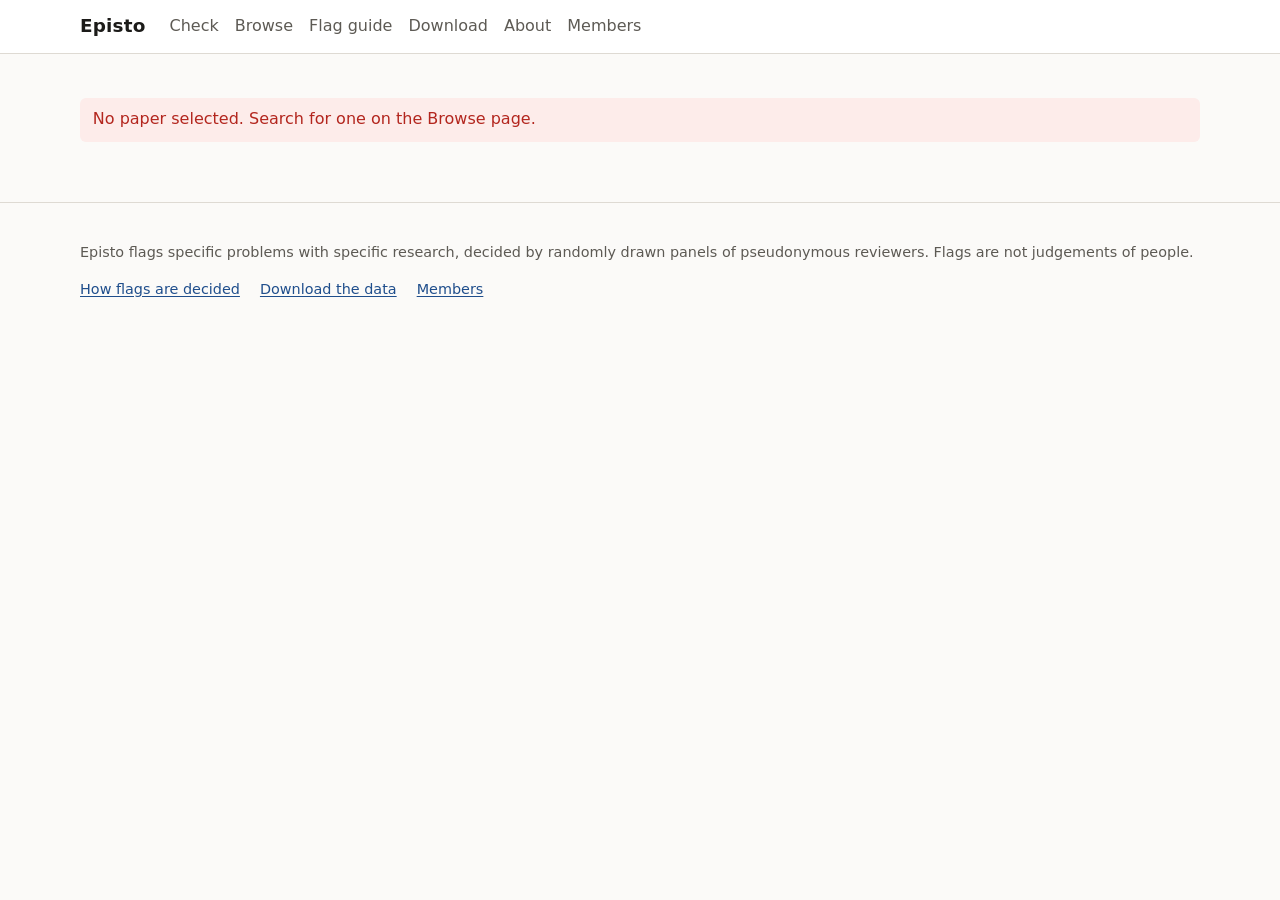
<file: paper.html>
<!doctype html>
<html lang="en">
<head>
<meta charset="utf-8">
<meta name="viewport" content="width=device-width, initial-scale=1">
<meta http-equiv="Content-Security-Policy" content="default-src &#39;none&#39;; script-src &#39;self&#39;; style-src &#39;self&#39;; img-src &#39;self&#39; data:; connect-src &#39;self&#39;; base-uri &#39;none&#39;; form-action &#39;none&#39;; object-src &#39;none&#39;">
<meta name="referrer" content="no-referrer">
<meta name="description" content="Check a reference list for retracted and flawed research.">
<title>Paper · Episto</title>
<link rel="stylesheet" href="assets/style.css">
<link rel="icon" href="data:image/svg+xml,%3Csvg xmlns='http://www.w3.org/2000/svg' viewBox='0 0 16 16'%3E%3Cpath d='M8 1.5l7 13H1z' fill='%23b4520a'/%3E%3C/svg%3E">
</head>
<body>
<a class="skip" href="#main">Skip to content</a>
<header class="site"><div class="wrap">
<a class="brand" href="index.html">Episto</a>
<nav class="main" aria-label="Main"><ul><li><a href="index.html">Check</a></li><li><a href="browse.html">Browse</a></li><li><a href="guide.html">Flag guide</a></li><li><a href="download.html">Download</a></li><li><a href="about.html">About</a></li><li><a href="member/index.html">Members</a></li></ul></nav>
</div></header>
<main id="main"><div class="wrap">
<div id="paper"><p class="hint">Loading…</p></div>

</div></main>
<footer class="site"><div class="wrap">
<p>Episto flags specific problems with specific research, decided by randomly drawn panels of pseudonymous reviewers. Flags are not judgements of people.</p>
<ul>
<li><a href="about.html">How flags are decided</a></li>
<li><a href="download.html">Download the data</a></li>
<li><a href="member/index.html">Members</a></li>

</ul>
</div></footer>
<script type="module" src="assets/js/paper.js"></script>
</body>
</html>
</file>
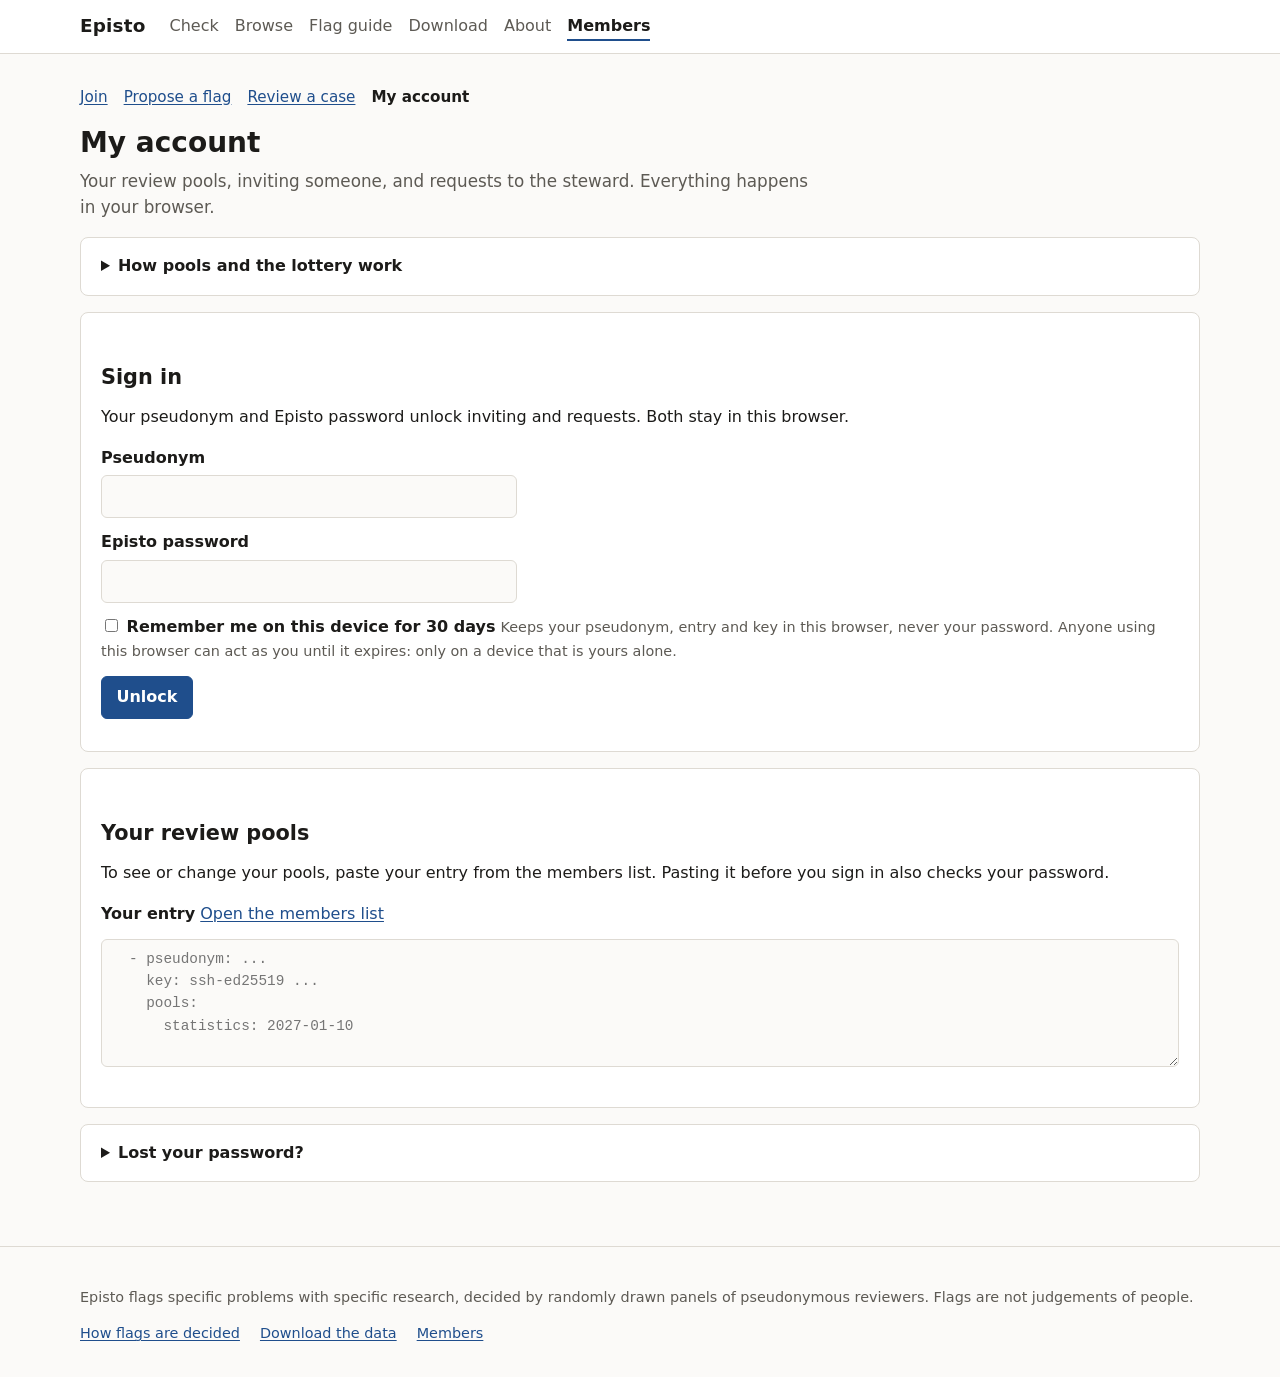
<file: member/account.html>
<!doctype html>
<html lang="en">
<head>
<meta charset="utf-8">
<meta name="viewport" content="width=device-width, initial-scale=1">
<meta http-equiv="Content-Security-Policy" content="default-src &#39;none&#39;; script-src &#39;self&#39;; style-src &#39;self&#39;; img-src &#39;self&#39; data:; connect-src &#39;self&#39;; base-uri &#39;none&#39;; form-action &#39;none&#39;; object-src &#39;none&#39;">
<meta name="referrer" content="no-referrer">
<meta name="description" content="Check a reference list for retracted and flawed research.">
<title>My account · Episto</title>
<link rel="stylesheet" href="../assets/style.css">
<link rel="icon" href="data:image/svg+xml,%3Csvg xmlns='http://www.w3.org/2000/svg' viewBox='0 0 16 16'%3E%3Cpath d='M8 1.5l7 13H1z' fill='%23b4520a'/%3E%3C/svg%3E">
</head>
<body>
<a class="skip" href="#main">Skip to content</a>
<header class="site"><div class="wrap">
<a class="brand" href="../index.html">Episto</a>
<nav class="main" aria-label="Main"><ul><li><a href="../index.html">Check</a></li><li><a href="../browse.html">Browse</a></li><li><a href="../guide.html">Flag guide</a></li><li><a href="../download.html">Download</a></li><li><a href="../about.html">About</a></li><li><a href="../member/index.html" aria-current="page">Members</a></li></ul></nav>
</div></header>
<main id="main"><div class="wrap">
<nav class="member-tools" aria-label="Member tools"><ul><li><a href="join.html">Join</a></li><li><a href="propose.html">Propose a flag</a></li><li><a href="review.html">Review a case</a></li><li><a href="account.html" aria-current="page">My account</a></li></ul></nav>
<h1>My account</h1>
<p class="lead">Your review pools, inviting someone, and requests to the steward. Everything happens in your browser.</p>

<div id="explainer"></div>

<section class="panel stack">
  <h2>Sign in</h2>
  <p>Your pseudonym and Episto password unlock inviting and requests. Both stay in this browser.</p>
  <div>
    <label for="me">Pseudonym</label>
    <input type="text" id="me" autocomplete="username" spellcheck="false">
  </div>
  <div>
    <label for="my-password">Episto password</label>
    <input type="password" id="my-password" autocomplete="current-password" spellcheck="false">
  </div>
  <div>
    <label><input type="checkbox" id="remember"> Remember me on this device for 30 days</label>
    <span class="hint">Keeps your pseudonym, entry and key in this browser, never your password. Anyone using this browser can act as you until it expires: only on a device that is yours alone.</span>
  </div>
  <div class="row"><button type="button" id="unlock" class="primary">Unlock</button> <button type="button" id="logout" hidden>Log out</button></div>
  <p id="unlock-status" aria-live="polite"></p>
</section>

<section id="invite" class="panel stack" hidden>
  <h2>Invite someone</h2>
  <h3>1. Make an invitation</h3>
  <p>A one-time invitation, signed with your key so it can only be yours. Send the link (or the code) to the person you invite, privately. It works once, for 30 days. Making one costs nothing: an invitation counts against your limit (2 a year for members; more for chairs and librarians, see the rules) only when the person is added.</p>
  <div class="row"><button type="button" id="make-invite" class="primary">Make an invitation</button></div>
  <div id="made-invite" class="stack"></div>
  <h3>2. Add them when their reply comes back</h3>
  <div>
    <label for="reply">Their invitation reply</label> <span class="hint">What the join page gave them.</span>
    <textarea id="reply" class="medium" spellcheck="false"></textarea>
  </div>
  <div>
    <label for="members-now">The members list as it is now</label> <span class="hint">Open <code>members.yaml</code> in the members' repository, choose Raw, and copy all of it.</span>
    <textarea id="members-now" class="medium" spellcheck="false"></textarea>
  </div>
  <div class="row"><button type="button" id="prepare-invite">Prepare the invitation</button></div>
  <p id="invite-status" aria-live="polite"></p>
  <div id="invite-out" class="stack"></div>
</section>

<section id="requests" class="panel stack" hidden>
  <h2>Other requests</h2>
  <div>
    <label for="op">Request</label>
    <select id="op">
      <optgroup label="Away and back">
        <option value="away">I'm away (not drawn until I return)</option>
        <option value="back">I'm back</option>
      </optgroup>
      <optgroup label="Password and logins">
        <option value="rekey">Change my password or recovery code</option>
        <option value="login">Register another GitHub username</option>
        <option value="unlogin">Remove a GitHub username</option>
        <option value="vouch-rekey">Vouch for the new key of someone I invited</option>
      </optgroup>
      <optgroup label="My entry and invitations">
        <option value="authorize">Authorize my change to the members list</option>
        <option value="invite-request">Ask for an extra invitation for a pool</option>
      </optgroup>
      <optgroup label="Taking part">
        <option value="volunteer">Volunteer for a project</option>
        <option value="stand">I stand for librarian (when a draw is open)</option>
        <option value="contact">Someone contacted me about a case I review</option>
      </optgroup>
    </select>
  </div>
  <div id="op-value-box">
    <label for="op-value" id="op-value-label">Value</label>
    <input type="text" id="op-value" autocomplete="off" spellcheck="false">
  </div>
  <div id="op-scope-box">
    <label for="op-scope">Project id</label> <span class="hint">Only for a login used for one project; leave empty otherwise.</span>
    <input type="text" id="op-scope" autocomplete="off" spellcheck="false">
  </div>
  <div id="op-newpass-box">
    <label for="op-newpass">New password</label> <span class="hint">At least 16 characters. It takes effect 7 days after the steward records it; until then your old password still works. Leave both empty to keep your password and only get a new recovery code.</span>
    <input type="password" id="op-newpass" autocomplete="new-password" spellcheck="false">
    <label for="op-newpass2">New password again</label>
    <input type="password" id="op-newpass2" autocomplete="new-password" spellcheck="false">
    <label><input type="checkbox" id="op-newcode" checked> Give me a new recovery code too</label>
  </div>
  <div id="op-key-box">
    <label for="op-key">Their new key line</label> <span class="hint">What they sent you, starting <code>ssh-ed25519</code>. Vouch only after hearing from them directly that they lost their password.</span>
    <input type="text" id="op-key" autocomplete="off" spellcheck="false">
  </div>
  <div id="op-about-box">
    <label for="op-about">Who contacted you</label> <span class="hint">Their GitHub username or pseudonym, if you know it. Only the steward reads this, and it never tells them.</span>
    <input type="text" id="op-about" autocomplete="off" spellcheck="false">
  </div>
  <div id="op-members-box">
    <label for="op-members">The members list exactly as your pull request will leave it</label> <span class="hint">After editing it on GitHub, open the file in your pull request, choose Raw, and copy all of it.</span>
    <textarea id="op-members" class="medium" spellcheck="false"></textarea>
  </div>
  <div class="row"><button type="button" id="seal-request">Seal the request</button></div>
  <p id="request-status" aria-live="polite"></p>
  <div id="request-out" class="stack"></div>
</section>

<section class="panel stack">
  <h2>Your review pools</h2>
  <p>To see or change your pools, paste your entry from the members list. Pasting it before you sign in also checks your password.</p>
  <label for="current">Your entry</label> <a id="members-link" hidden>Open the members list</a>
  <textarea id="current" class="medium" spellcheck="false" placeholder="  - pseudonym: ...&#10;    key: ssh-ed25519 ...&#10;    pools:&#10;      statistics: 2027-01-10"></textarea>
  <p id="current-status" aria-live="polite"></p>
  <div id="current-pools"></div>
</section>

<section id="change" class="panel stack" hidden>
  <h2>Choose your pools</h2>
  <div id="picker"></div>
  <div id="changes" aria-live="polite"></div>
</section>

<section id="account-out" class="panel stack" hidden>
  <h2>Your updated entry</h2>
  <pre id="entry"></pre>
  <div class="row"><button type="button" id="copy-entry">Copy</button></div>
  <ol id="next-steps" class="stack"></ol>
</section>

<section id="new-password" class="panel">
  <details class="stack">
  <summary><strong>Lost your password?</strong></summary>
  <p>Nobody can read your password, Episto included, but you can replace it. Your pseudonym stays the same.</p>
  <h3>With your recovery code</h3>
  <p>The code you wrote down when you joined, or when you last changed your password. This makes a sealed request; put it in a pull request of its own, opened from your own GitHub account, the one registered to you. The steward tells that account in the <em>Key changes</em> issue and switches to your new password 7 days later. A change you did not ask for is stopped by commenting <code>/cancel</code> there.</p>
  <div>
    <label for="rc-pseudonym">Your pseudonym</label>
    <input type="text" id="rc-pseudonym" autocomplete="username" spellcheck="false">
  </div>
  <div>
    <label for="rc-code">Recovery code</label>
    <input type="text" id="rc-code" autocomplete="off" spellcheck="false">
  </div>
  <div>
    <label for="rc-password">New password</label> <span class="hint">At least 16 characters.</span>
    <input type="password" id="rc-password" autocomplete="new-password" spellcheck="false">
    <div class="row"><button type="button" id="rc-suggest">Suggest a password</button> <code id="rc-suggested"></code></div>
  </div>
  <div>
    <label for="rc-password2">New password again</label>
    <input type="password" id="rc-password2" autocomplete="new-password" spellcheck="false">
  </div>
  <div class="row"><button type="button" id="rc-make" class="primary">Recover my account</button></div>
  <p id="rc-status" aria-live="polite"></p>
  <div id="rc-out" class="stack"></div>
  <h3>Without a recovery code</h3>
  <p>Your inviter vouches for your new key.</p>
  <ol>
    <li>Send the new key to the member who invited you, the private way your invitation came. Founders, and members whose inviter has left, send it to a librarian.</li>
    <li>They vouch for it on their account page and send you back a file.</li>
    <li>Put that file in a pull request of its own, opened from your own GitHub account, the one registered to you.</li>
    <li>The steward tells your GitHub account in the <em>Key changes</em> issue and switches your key 7 days later. A change you did not ask for is stopped by commenting <code>/cancel</code> there.</li>
  </ol>
  <div>
    <label for="np-pseudonym">Your pseudonym</label>
    <input type="text" id="np-pseudonym" autocomplete="off" spellcheck="false">
  </div>
  <div>
    <label for="np-password">New password</label> <span class="hint">At least 16 characters. Write it down this time.</span>
    <input type="password" id="np-password" autocomplete="new-password" spellcheck="false">
    <div class="row"><button type="button" id="np-suggest">Suggest a password</button> <code id="np-suggested"></code></div>
  </div>
  <div>
    <label for="np-password2">New password again</label>
    <input type="password" id="np-password2" autocomplete="new-password" spellcheck="false">
  </div>
  <div class="row"><button type="button" id="np-make">Make my new key</button></div>
  <p id="np-status" aria-live="polite"></p>
  <div id="np-out" class="stack"></div>
</details>
</section>

</div></main>
<footer class="site"><div class="wrap">
<p>Episto flags specific problems with specific research, decided by randomly drawn panels of pseudonymous reviewers. Flags are not judgements of people.</p>
<ul>
<li><a href="../about.html">How flags are decided</a></li>
<li><a href="../download.html">Download the data</a></li>
<li><a href="../member/index.html">Members</a></li>

</ul>
</div></footer>
<script type="module" src="../assets/js/account.js"></script>
</body>
</html>
</file>
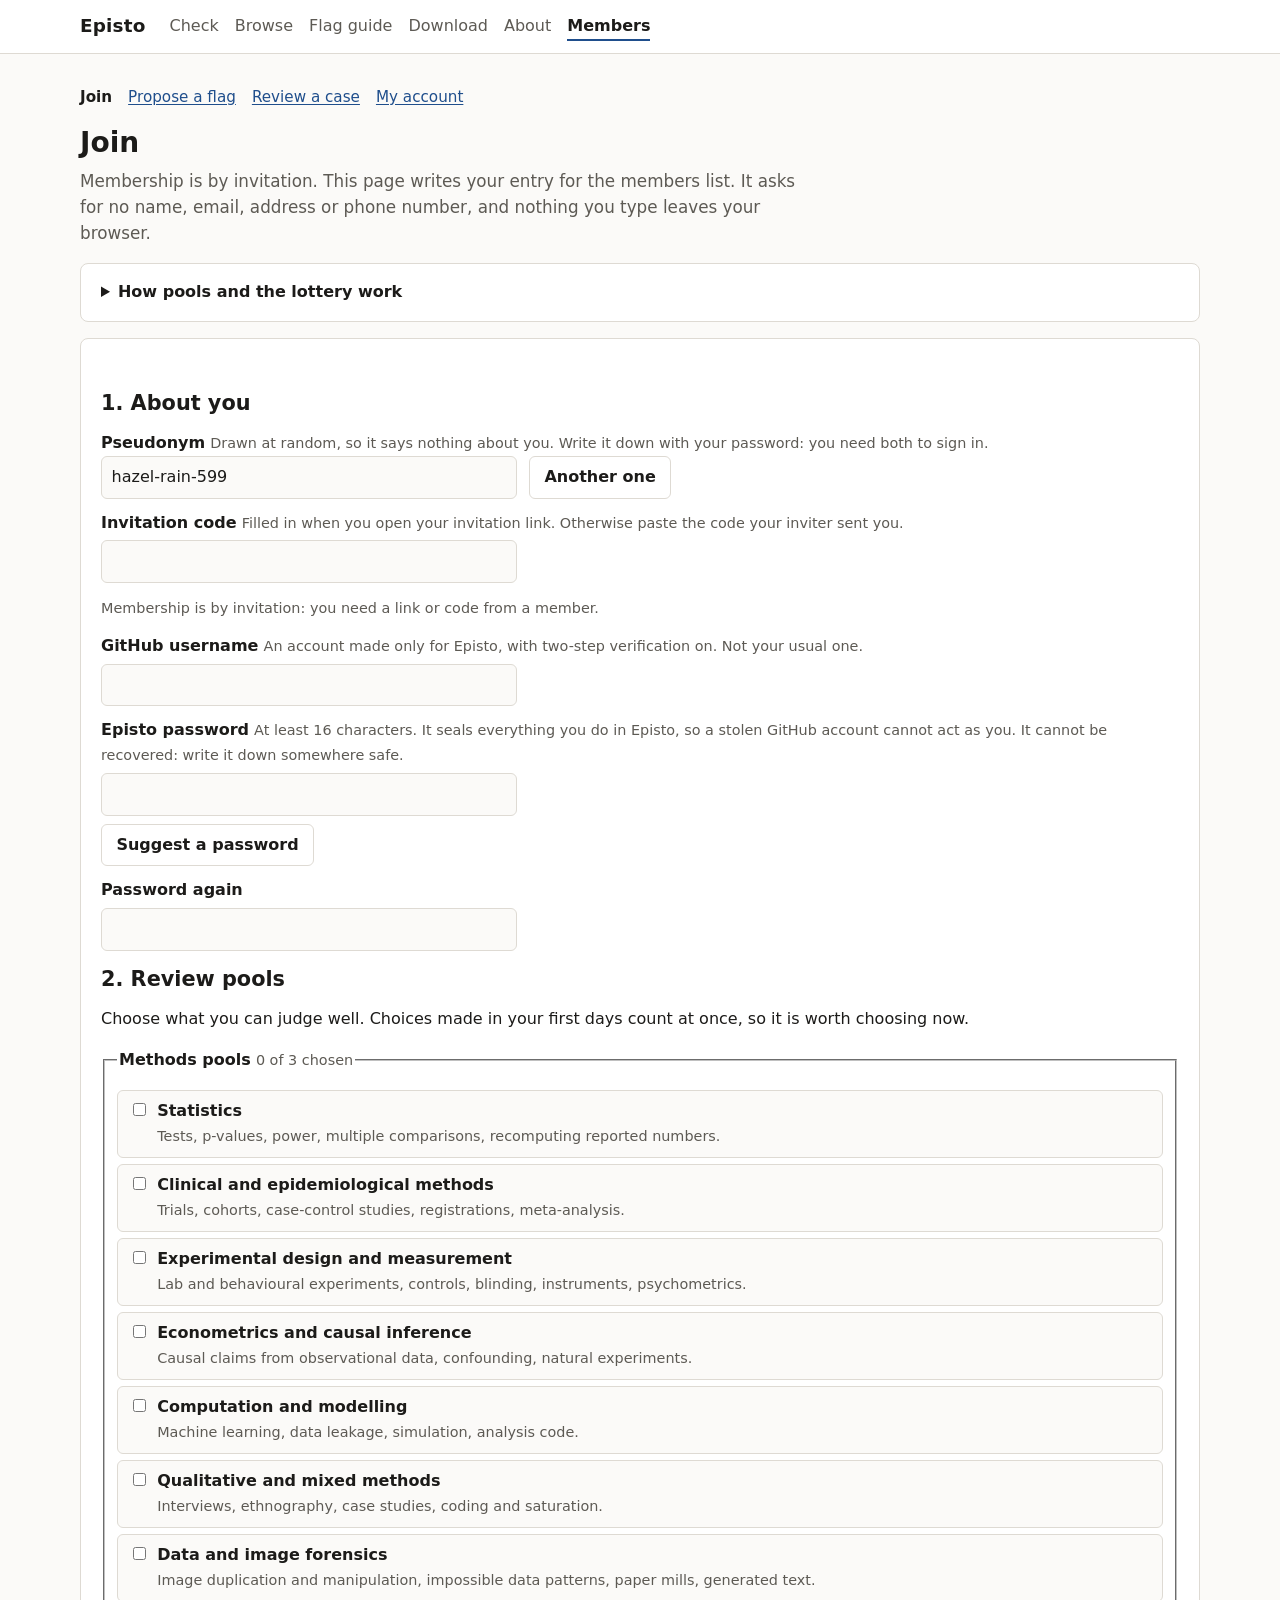
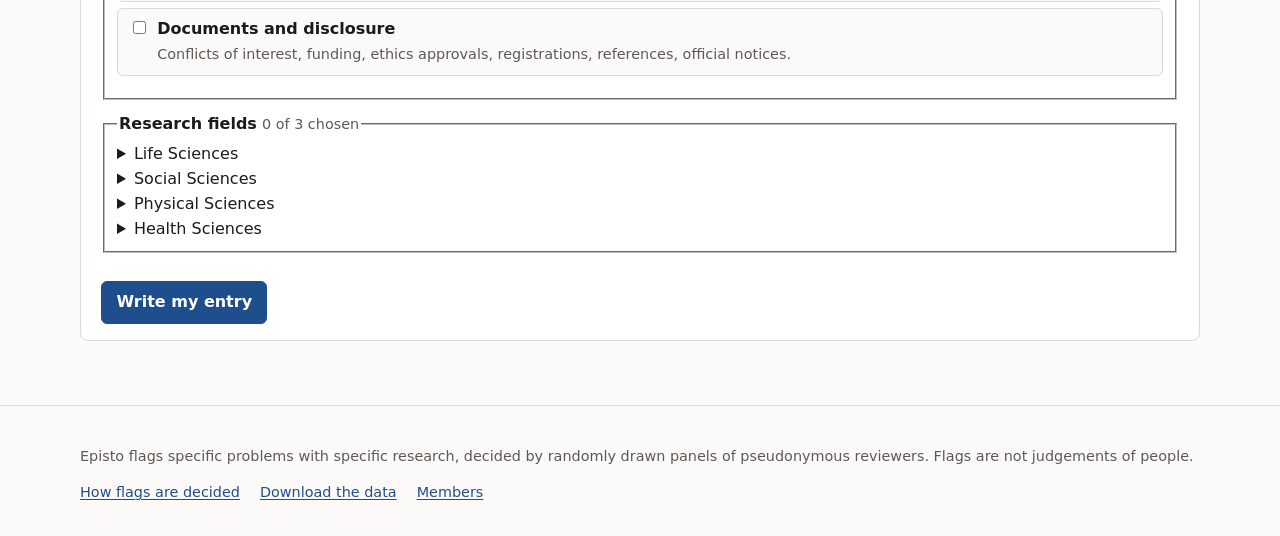
<file: member/join.html>
<!doctype html>
<html lang="en">
<head>
<meta charset="utf-8">
<meta name="viewport" content="width=device-width, initial-scale=1">
<meta http-equiv="Content-Security-Policy" content="default-src &#39;none&#39;; script-src &#39;self&#39;; style-src &#39;self&#39;; img-src &#39;self&#39; data:; connect-src &#39;self&#39;; base-uri &#39;none&#39;; form-action &#39;none&#39;; object-src &#39;none&#39;">
<meta name="referrer" content="no-referrer">
<meta name="description" content="Check a reference list for retracted and flawed research.">
<title>Join · Episto</title>
<link rel="stylesheet" href="../assets/style.css">
<link rel="icon" href="data:image/svg+xml,%3Csvg xmlns='http://www.w3.org/2000/svg' viewBox='0 0 16 16'%3E%3Cpath d='M8 1.5l7 13H1z' fill='%23b4520a'/%3E%3C/svg%3E">
</head>
<body>
<a class="skip" href="#main">Skip to content</a>
<header class="site"><div class="wrap">
<a class="brand" href="../index.html">Episto</a>
<nav class="main" aria-label="Main"><ul><li><a href="../index.html">Check</a></li><li><a href="../browse.html">Browse</a></li><li><a href="../guide.html">Flag guide</a></li><li><a href="../download.html">Download</a></li><li><a href="../about.html">About</a></li><li><a href="../member/index.html" aria-current="page">Members</a></li></ul></nav>
</div></header>
<main id="main"><div class="wrap">
<nav class="member-tools" aria-label="Member tools"><ul><li><a href="join.html" aria-current="page">Join</a></li><li><a href="propose.html">Propose a flag</a></li><li><a href="review.html">Review a case</a></li><li><a href="account.html">My account</a></li></ul></nav>
<h1>Join</h1>
<p class="lead">Membership is by invitation. This page writes your entry for the members list. It asks for no name, email, address or phone number, and nothing you type leaves your browser.</p>

<div id="explainer"></div>

<form id="join-form" class="panel stack" novalidate>
  <h2>1. About you</h2>
  <div>
    <label for="pseudonym">Pseudonym</label> <span class="hint">Drawn at random, so it says nothing about you. Write it down with your password: you need both to sign in.</span>
    <div class="row"><input type="text" id="pseudonym" autocomplete="off" spellcheck="false" readonly> <button type="button" id="another">Another one</button></div>
  </div>
  <div>
    <label for="invite-code">Invitation code</label> <span class="hint">Filled in when you open your invitation link. Otherwise paste the code your inviter sent you.</span>
    <input type="text" id="invite-code" autocomplete="off" spellcheck="false">
    <p id="invite-note" class="hint" aria-live="polite"></p>
  </div>
  <div>
    <label for="forge">GitHub username</label> <span class="hint">An account made only for Episto, with two-step verification on. Not your usual one.</span>
    <input type="text" id="forge" autocomplete="off" spellcheck="false">
  </div>
  <div>
    <label for="password">Episto password</label> <span class="hint">At least 16 characters. It seals everything you do in Episto, so a stolen GitHub account cannot act as you. It cannot be recovered: write it down somewhere safe.</span>
    <input type="password" id="password" autocomplete="new-password" spellcheck="false">
    <div class="row"><button type="button" id="suggest">Suggest a password</button> <code id="suggested"></code></div>
  </div>
  <div>
    <label for="password2">Password again</label>
    <input type="password" id="password2" autocomplete="new-password" spellcheck="false">
  </div>

  <h2>2. Review pools</h2>
  <p>Choose what you can judge well. Choices made in your first days count at once, so it is worth choosing now.</p>
  <div id="picker"></div>

  <p id="join-problems" aria-live="polite"></p>
  <button type="submit" class="primary">Write my entry</button>
</form>

<section id="join-out" class="panel stack" hidden>
  <h2>3. Your recovery code</h2>
  <p><strong>Write this down on paper now</strong> and keep it apart from your password. If you lose your password, this code and your pseudonym let you set a new one yourself. It is shown only once and is not in the reply below.</p>
  <p><code id="recovery-code" class="big"></code></p>
  <div id="ask-box" class="stack" hidden>
    <h2>4. Ask to join</h2>
    <p>Sign in to GitHub with the account you gave above, then press the button. It opens a request on GitHub with everything sealed so only the steward can read it; press <strong>Create</strong> there. The steward checks your invitation by rule and admits you within the hour. Nobody approves it by hand.</p>
    <p><a id="ask" class="button primary" target="_blank" rel="noopener">Ask to join</a></p>
    <details class="stack">
      <summary>If the button does not work</summary>
      <p>Open a new issue at <a id="ask-repo" target="_blank" rel="noopener"></a> titled <code>Join request</code>, and paste this as its text:</p>
      <pre id="ask-body"></pre>
      <div class="row"><button type="button" id="copy-ask">Copy</button></div>
    </details>
  </div>
  <div id="reply-box" class="stack">
    <h2>4. Your invitation reply</h2>
    <p>Your entry for the members list, with the public half of your password seal, and your GitHub username sealed so only the steward can read it.</p>
    <pre id="entry"></pre>
    <div class="row"><button type="button" id="copy-entry">Copy</button><button type="button" id="save-entry">Download</button></div>
  </div>
  <h2>5. What happens next</h2>
  <ol id="next-steps" class="stack"></ol>
</section>

</div></main>
<footer class="site"><div class="wrap">
<p>Episto flags specific problems with specific research, decided by randomly drawn panels of pseudonymous reviewers. Flags are not judgements of people.</p>
<ul>
<li><a href="../about.html">How flags are decided</a></li>
<li><a href="../download.html">Download the data</a></li>
<li><a href="../member/index.html">Members</a></li>

</ul>
</div></footer>
<script type="module" src="../assets/js/join.js"></script>
</body>
</html>
</file>
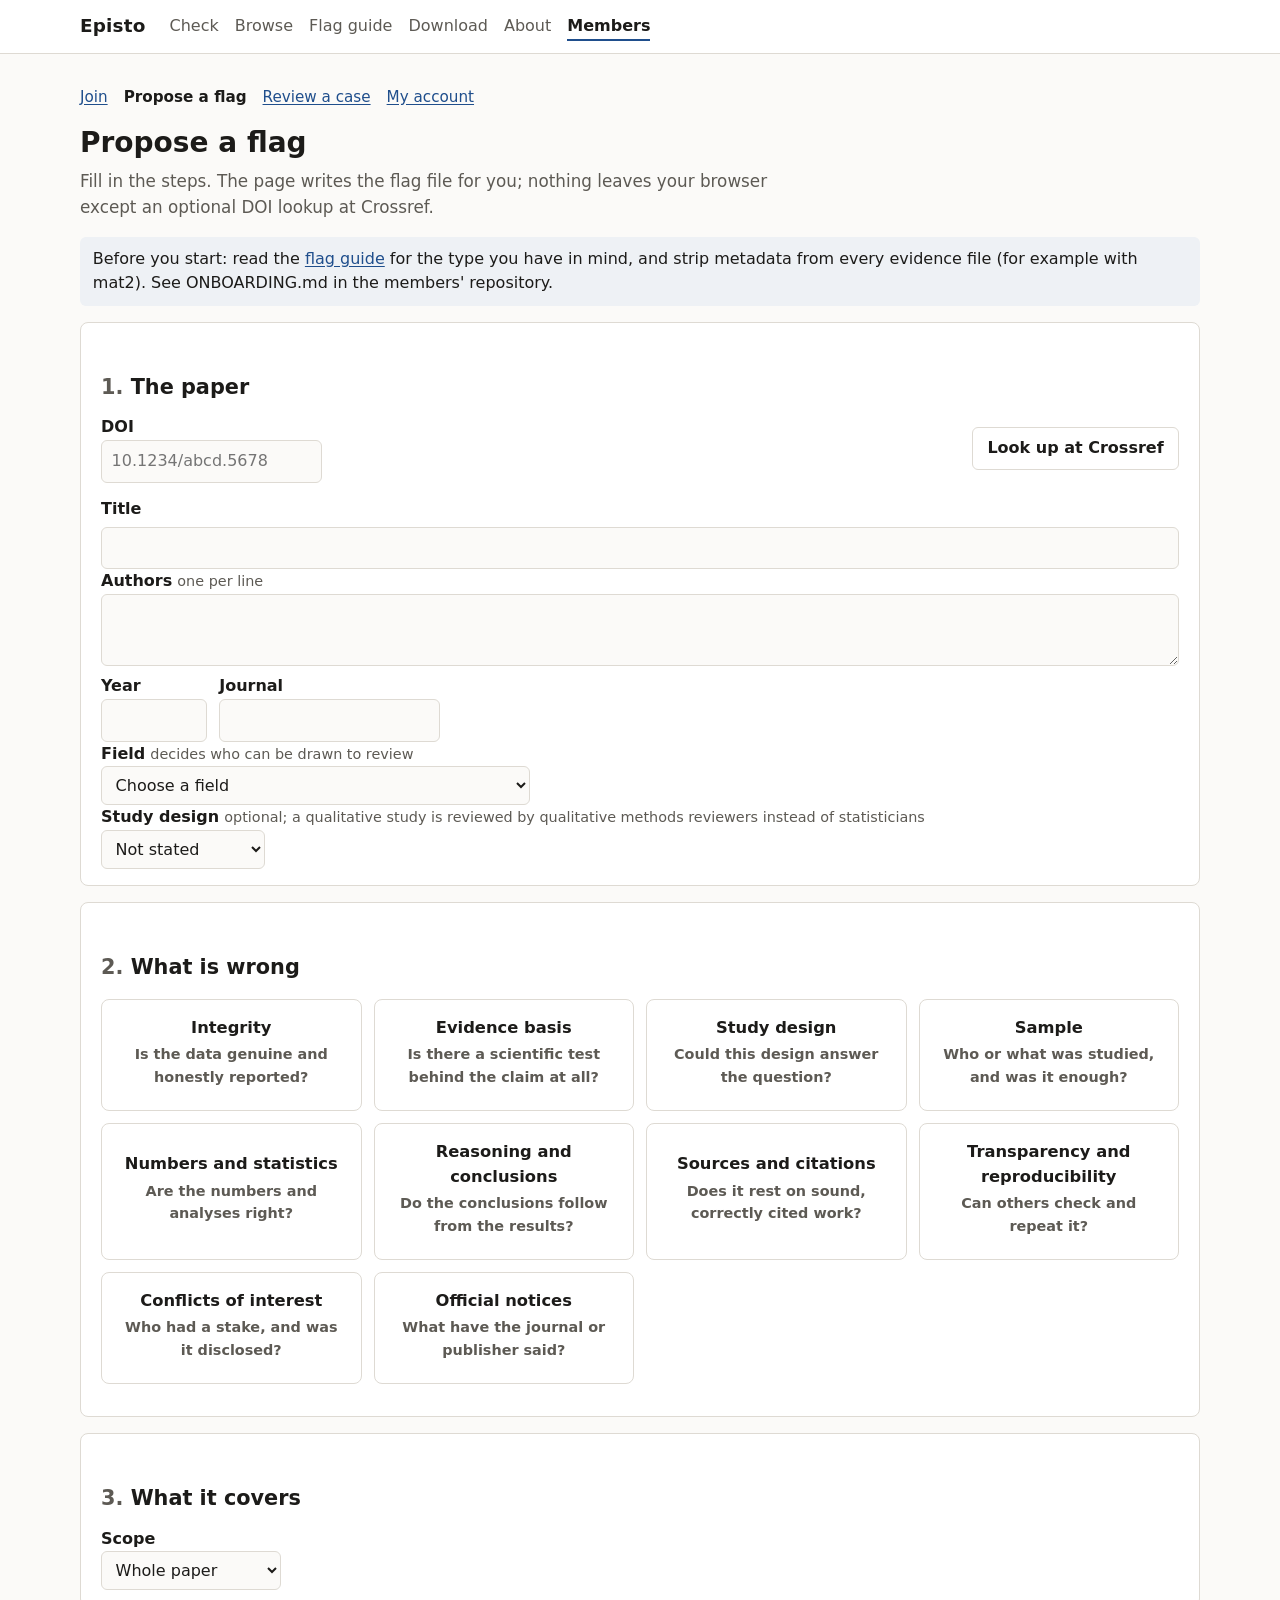
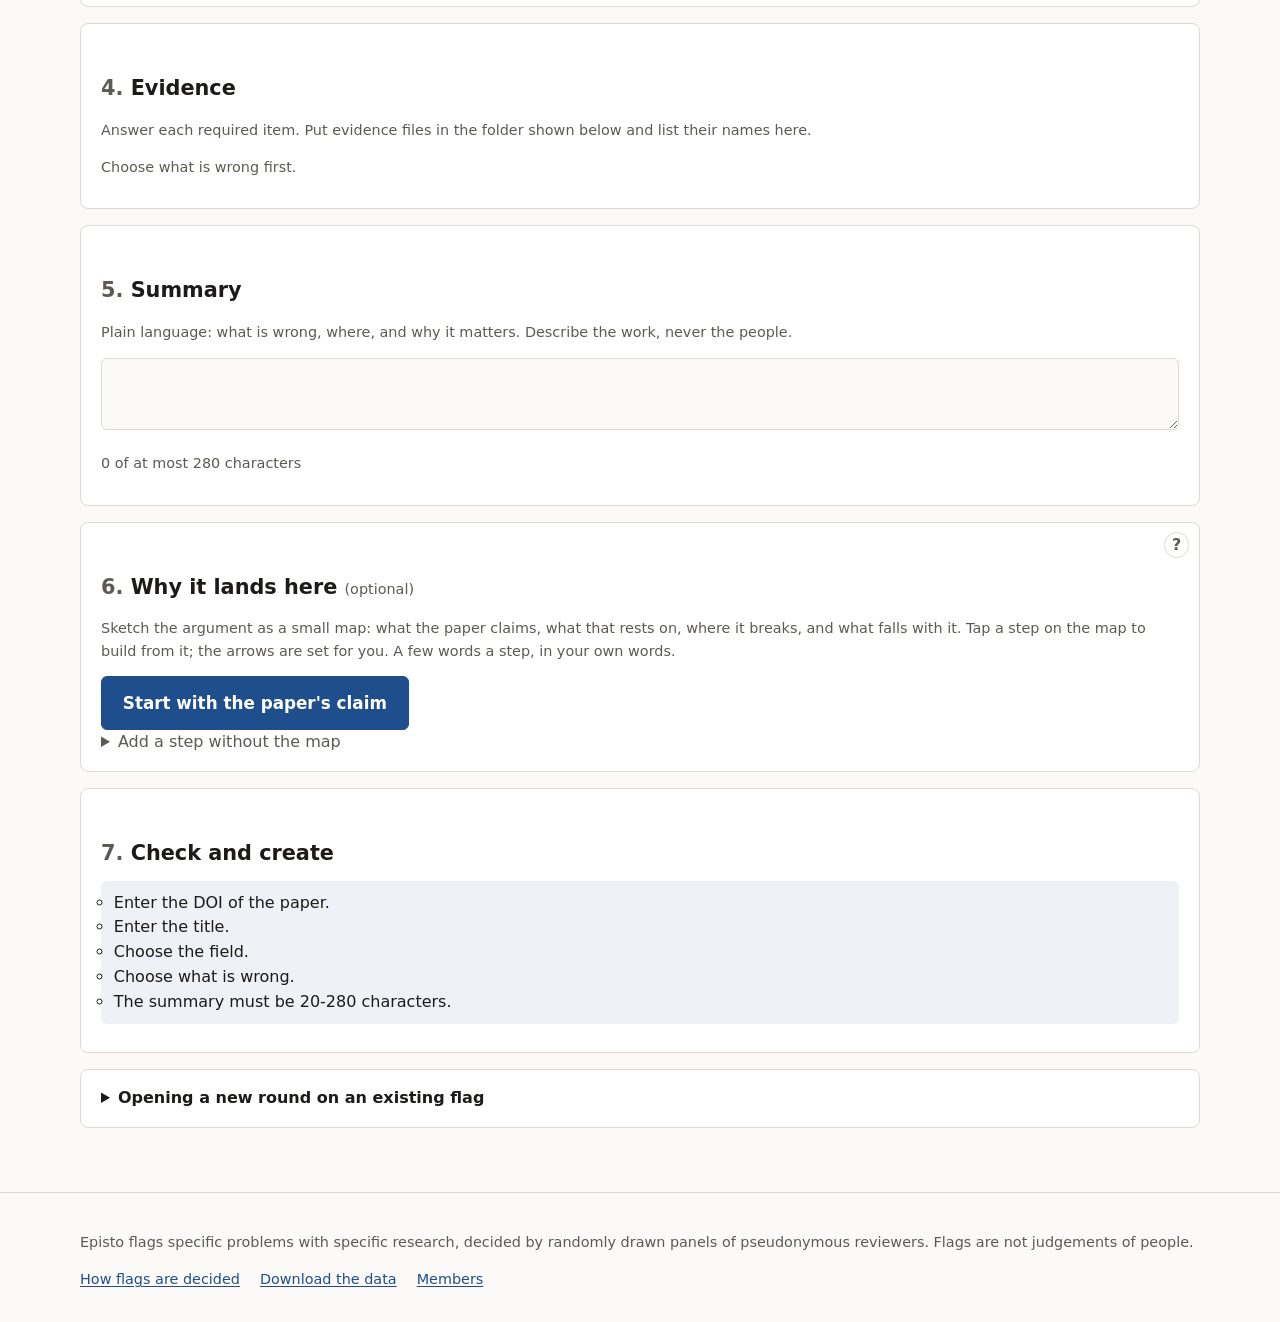
<file: member/propose.html>
<!doctype html>
<html lang="en">
<head>
<meta charset="utf-8">
<meta name="viewport" content="width=device-width, initial-scale=1">
<meta http-equiv="Content-Security-Policy" content="default-src &#39;none&#39;; script-src &#39;self&#39;; style-src &#39;self&#39;; img-src &#39;self&#39; data:; connect-src &#39;self&#39; https://api.crossref.org; base-uri &#39;none&#39;; form-action &#39;none&#39;; object-src &#39;none&#39;">
<meta name="referrer" content="no-referrer">
<meta name="description" content="Check a reference list for retracted and flawed research.">
<title>Propose a flag · Episto</title>
<link rel="stylesheet" href="../assets/style.css">
<link rel="icon" href="data:image/svg+xml,%3Csvg xmlns='http://www.w3.org/2000/svg' viewBox='0 0 16 16'%3E%3Cpath d='M8 1.5l7 13H1z' fill='%23b4520a'/%3E%3C/svg%3E">
</head>
<body>
<a class="skip" href="#main">Skip to content</a>
<header class="site"><div class="wrap">
<a class="brand" href="../index.html">Episto</a>
<nav class="main" aria-label="Main"><ul><li><a href="../index.html">Check</a></li><li><a href="../browse.html">Browse</a></li><li><a href="../guide.html">Flag guide</a></li><li><a href="../download.html">Download</a></li><li><a href="../about.html">About</a></li><li><a href="../member/index.html" aria-current="page">Members</a></li></ul></nav>
</div></header>
<main id="main"><div class="wrap">
<nav class="member-tools" aria-label="Member tools"><ul><li><a href="join.html">Join</a></li><li><a href="propose.html" aria-current="page">Propose a flag</a></li><li><a href="review.html">Review a case</a></li><li><a href="account.html">My account</a></li></ul></nav>
<h1>Propose a flag</h1>
<p class="lead">Fill in the steps. The page writes the flag file for you; nothing leaves your browser except an optional DOI lookup at Crossref.</p>
<p class="notice">Before you start: read the <a href="../guide.html">flag guide</a> for the type you have in mind, and strip metadata from every evidence file (for example with mat2). See ONBOARDING.md in the members' repository.</p>

<form id="builder" class="stack" novalidate>
<ol class="steps">
  <li class="panel">
    <h2>The paper</h2>
    <div class="row">
      <div class="grow"><label for="doi">DOI</label><br><input id="doi" type="text" class="wide" placeholder="10.1234/abcd.5678" autocomplete="off" spellcheck="false"></div>
      <button type="button" id="lookup">Look up at Crossref</button>
    </div>
    <p class="hint" id="lookup-status"></p>
    <div><label for="title">Title</label><input id="title" type="text" class="wide"></div>
    <div><label for="authors">Authors</label> <span class="hint">one per line</span><textarea id="authors" class="short"></textarea></div>
    <div class="row">
      <div><label for="year">Year</label><br><input id="year" type="number" min="1600" max="2100"></div>
      <div class="grow"><label for="journal">Journal</label><br><input id="journal" type="text" class="wide"></div>
    </div>
    <div><label for="field">Field</label> <span class="hint">decides who can be drawn to review</span><br><select id="field"></select></div>
    <div><label for="design">Study design</label> <span class="hint">optional; a qualitative study is reviewed by qualitative methods reviewers instead of statisticians</span><br>
      <select id="design"><option value="">Not stated</option><option value="quantitative">Quantitative</option><option value="qualitative">Qualitative</option><option value="mixed">Mixed methods</option></select></div>
  </li>

  <li class="panel">
    <h2>What is wrong</h2>
    <div id="categories" class="tiles" role="radiogroup" aria-label="Category"></div>
    <div id="types"></div>
    <div id="type-info"></div>
  </li>

  <li class="panel">
    <h2>What it covers</h2>
    <div class="row">
      <div><label for="scope">Scope</label><br>
        <select id="scope">
          <option value="whole-paper">Whole paper</option>
          <option value="claim">A claim (quote it)</option>
          <option value="figure">A figure</option>
          <option value="table">A table</option>
          <option value="dataset">A dataset</option>
        </select>
      </div>
      <div class="grow" id="scope-ref-box" hidden><label for="scope-ref" id="scope-ref-label">Reference</label><br><input id="scope-ref" type="text" class="wide"></div>
    </div>
  </li>

  <li class="panel">
    <h2>Evidence</h2>
    <p class="hint">Answer each required item. Put evidence files in the folder shown below and list their names here.</p>
    <div id="evidence"></div>
  </li>

  <li class="panel">
    <h2>Summary</h2>
    <p class="hint">Plain language: what is wrong, where, and why it matters. Describe the work, never the people.</p>
    <textarea id="summary" class="short"></textarea>
    <p class="hint" id="summary-count"></p>
  </li>

  <li class="panel">
    <div id="logic-help"></div>
    <h2>Why it lands here <span class="hint">(optional)</span></h2>
    <p class="hint">Sketch the argument as a small map: what the paper claims, what that rests on, where it breaks, and what falls with it. Tap a step on the map to build from it; the arrows are set for you. A few words a step, in your own words.</p>
    <div id="logic-start"><button type="button" class="primary" data-step="claim">Start with the paper's claim</button></div>
    <div id="logic-map"></div>
    <div id="logic-actions" class="stack" aria-live="polite"></div>
    <div id="logic" class="stack"></div>
    <details class="more-steps">
      <summary>Add a step without the map</summary>
      <div class="row">
        <button type="button" data-step="claim">The paper claims</button>
        <button type="button" data-step="cites">It rests on another paper</button>
        <button type="button" data-step="calc">A number</button>
        <button type="button" data-step="fails">It breaks here</button>
        <button type="button" data-step="so">What follows</button>
      </div>
    </details>
  </li>

  <li class="panel">
    <h2>Check and create</h2>
    <div id="pseudonym-box"><label for="pseudonym">Your pseudonym</label><br><input id="pseudonym" type="text" autocomplete="off" spellcheck="false"></div>
    <div id="problems" aria-live="polite"></div>
    <div id="output" hidden class="stack">
      <p>File: <code id="out-path"></code></p>
      <p>Evidence files go in: <code id="out-evidence"></code></p>
      <pre id="out-yaml"></pre>
      <div class="row">
        <button type="button" id="copy-yaml">Copy</button>
        <button type="button" id="download-yaml">Download</button>
        <a class="button" id="open-forge" rel="noopener noreferrer">Create it in the repository</a>
      </div>
      <p class="hint">Then open a pull request from that branch. The steward checks it within the hour and tells you if anything is missing.</p>
    </div>
  </li>
</ol>
</form>

<section class="panel">
  <details class="stack">
  <summary><strong>Opening a new round on an existing flag</strong></summary>
  <p>Disputes, re-proposals, authors' responses and outside events change the existing flag file: add a <code>request</code> block and append new evidence entries with the next round number. Nothing else in the file may change. Example:</p>
<pre>request:
  trigger: dispute          # or reproposal, author-response, outside-event
  by: your-pseudonym        # leave out when logins are sealed
  argument: What the new evidence shows and why it changes the outcome.
  # outside_event: { kind: replication, url: https://... }   (outside-event only)
evidence:
  # ...existing entries unchanged...
  - item: 1
    round: 2
    text: The new evidence.
    urls: [https://example.org/new-evidence]</pre>
</details>
</section>

</div></main>
<footer class="site"><div class="wrap">
<p>Episto flags specific problems with specific research, decided by randomly drawn panels of pseudonymous reviewers. Flags are not judgements of people.</p>
<ul>
<li><a href="../about.html">How flags are decided</a></li>
<li><a href="../download.html">Download the data</a></li>
<li><a href="../member/index.html">Members</a></li>

</ul>
</div></footer>
<script type="module" src="../assets/js/propose.js"></script>
</body>
</html>
</file>
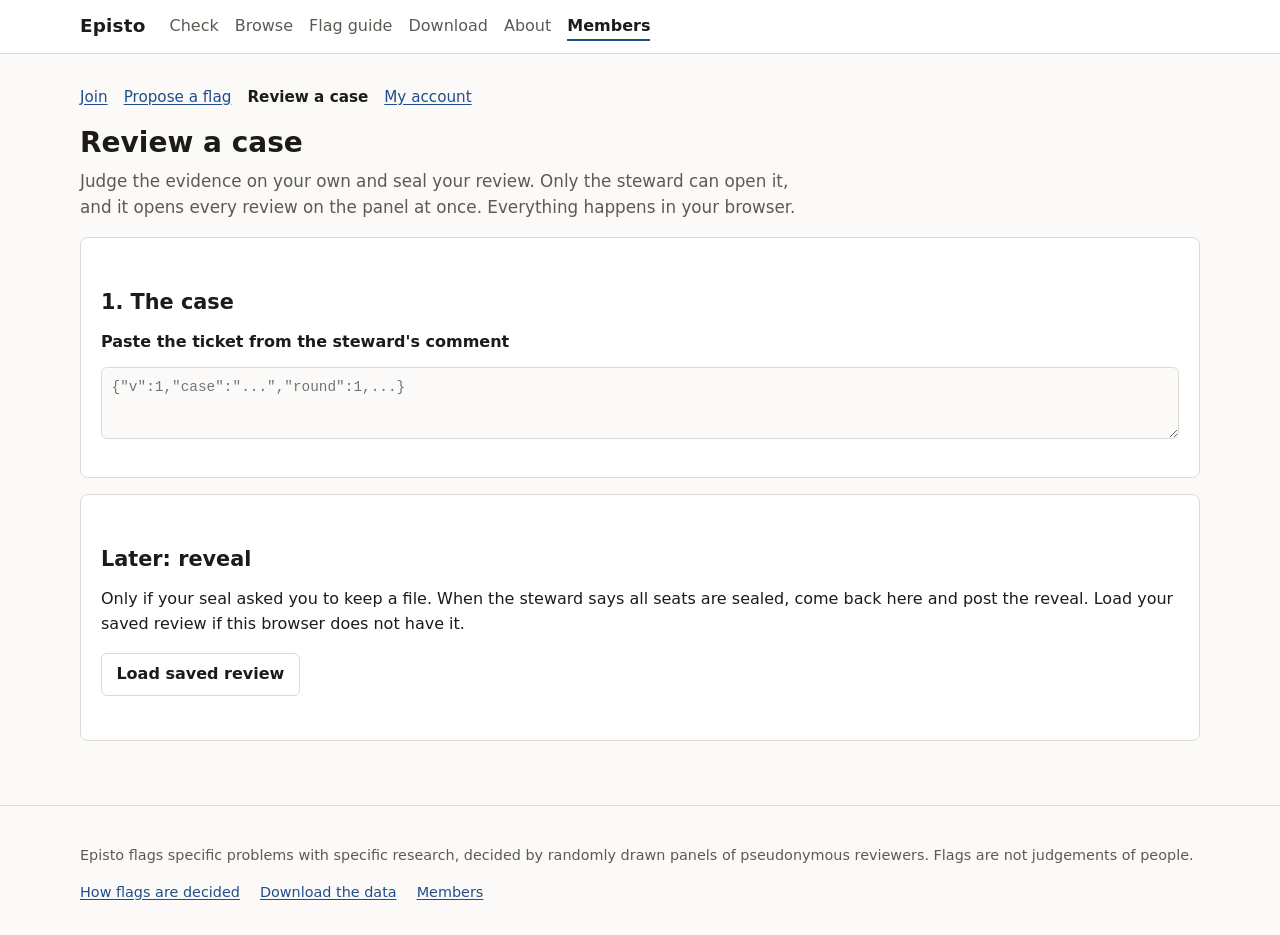
<file: member/review.html>
<!doctype html>
<html lang="en">
<head>
<meta charset="utf-8">
<meta name="viewport" content="width=device-width, initial-scale=1">
<meta http-equiv="Content-Security-Policy" content="default-src &#39;none&#39;; script-src &#39;self&#39;; style-src &#39;self&#39;; img-src &#39;self&#39; data:; connect-src &#39;self&#39;; base-uri &#39;none&#39;; form-action &#39;none&#39;; object-src &#39;none&#39;">
<meta name="referrer" content="no-referrer">
<meta name="description" content="Check a reference list for retracted and flawed research.">
<title>Review a case · Episto</title>
<link rel="stylesheet" href="../assets/style.css">
<link rel="icon" href="data:image/svg+xml,%3Csvg xmlns='http://www.w3.org/2000/svg' viewBox='0 0 16 16'%3E%3Cpath d='M8 1.5l7 13H1z' fill='%23b4520a'/%3E%3C/svg%3E">
</head>
<body>
<a class="skip" href="#main">Skip to content</a>
<header class="site"><div class="wrap">
<a class="brand" href="../index.html">Episto</a>
<nav class="main" aria-label="Main"><ul><li><a href="../index.html">Check</a></li><li><a href="../browse.html">Browse</a></li><li><a href="../guide.html">Flag guide</a></li><li><a href="../download.html">Download</a></li><li><a href="../about.html">About</a></li><li><a href="../member/index.html" aria-current="page">Members</a></li></ul></nav>
</div></header>
<main id="main"><div class="wrap">
<nav class="member-tools" aria-label="Member tools"><ul><li><a href="join.html">Join</a></li><li><a href="propose.html">Propose a flag</a></li><li><a href="review.html" aria-current="page">Review a case</a></li><li><a href="account.html">My account</a></li></ul></nav>
<h1>Review a case</h1>
<p class="lead">Judge the evidence on your own and seal your review. Only the steward can open it, and it opens every review on the panel at once. Everything happens in your browser.</p>

<section class="panel stack">
  <h2>1. The case</h2>
  <label for="ticket">Paste the ticket from the steward's comment</label>
  <textarea id="ticket" class="short" spellcheck="false" placeholder='{"v":1,"case":"...","round":1,...}'></textarea>
  <p id="ticket-status" class="hint" aria-live="polite"></p>
</section>

<form id="review-form" class="panel stack" hidden novalidate>
  <h2>2. Your review</h2>
  <div id="evidence-findings"></div>
  <fieldset>
    <legend><strong>Verdict</strong></legend>
    <div id="verdicts" class="row"></div>
  </fieldset>
  <div id="severity-box" hidden>
    <label for="severity">Severity</label> <span class="hint">only if the flag holds</span><br>
    <select id="severity"></select>
  </div>
  <div>
    <label for="summary">Summary</label> <span class="hint">one or two sentences, shown publicly without your name (10-280 characters)</span>
    <textarea id="summary" class="short"></textarea>
  </div>
  <div>
    <label for="reasoning">Reasoning</label> <span class="hint">optional, kept in the members' repository</span>
    <textarea id="reasoning" class="medium"></textarea>
  </div>
  <p id="form-problems" aria-live="polite"></p>
  <button type="submit" class="primary">Seal my review</button>
</form>

<section id="sealed" class="panel stack" hidden>
  <h2>3. Post your seal</h2>
  <p>Post exactly this as a comment on the pull request. It reveals nothing about your verdict.</p>
  <pre id="commit-line"></pre>
  <div class="row"><button type="button" id="copy-commit">Copy</button><button type="button" id="save-review">Download my review (keep it)</button></div>
  <p id="keep-note" class="notice">Keep the downloaded file until you reveal. Without it you cannot reveal, and a sealed review that is not revealed counts against a change.</p>
  <p id="sealed-note" class="notice" hidden>That is all: your review is sealed to the steward, and there is nothing to reveal. The steward opens every review on the panel at once, when all have sealed.</p>
</section>

<section id="reveal-box" class="panel stack">
  <h2>Later: reveal</h2>
  <p>Only if your seal asked you to keep a file. When the steward says all seats are sealed, come back here and post the reveal. Load your saved review if this browser does not have it.</p>
  <div class="row"><label class="button" for="load-review">Load saved review</label><input id="load-review" type="file" accept=".json,application/json" class="visually-hidden"></div>
  <pre id="reveal-text" hidden></pre>
  <div class="row"><button type="button" id="copy-reveal" hidden>Copy the reveal</button></div>
  <p id="reveal-status" aria-live="polite"></p>
</section>

</div></main>
<footer class="site"><div class="wrap">
<p>Episto flags specific problems with specific research, decided by randomly drawn panels of pseudonymous reviewers. Flags are not judgements of people.</p>
<ul>
<li><a href="../about.html">How flags are decided</a></li>
<li><a href="../download.html">Download the data</a></li>
<li><a href="../member/index.html">Members</a></li>

</ul>
</div></footer>
<script type="module" src="../assets/js/review.js"></script>
</body>
</html>
</file>
<file: assets/style.css>
/* Episto. One stylesheet, no external fonts or scripts. */

:root {
  --bg: #fbfaf8;
  --surface: #ffffff;
  --text: #1c1b19;
  --muted: #5d5a54;
  --border: #dedad3;
  --accent: #1f4e8c;
  --accent-text: #ffffff;
  --focus: #1f4e8c;
  --critical: #b3261e;
  --critical-bg: #fdecea;
  --major: #b4520a;
  --major-bg: #fdf0e3;
  --caution: #8a6100;
  --caution-bg: #fdf6dc;
  --propagated: #4f5b6b;
  --propagated-bg: #eef1f5;
  --clear: #2f6b3a;
  --clear-bg: #e8f3ea;
  --radius: 8px;
  color-scheme: light;
}

@media (prefers-color-scheme: dark) {
  :root {
    --bg: #151514;
    --surface: #1e1e1c;
    --text: #ecebe8;
    --muted: #a9a59d;
    --border: #3a3935;
    --accent: #8db4ee;
    --accent-text: #0f1a2b;
    --focus: #8db4ee;
    --critical: #ff8a80;
    --critical-bg: #3b1c1a;
    --major: #ffb170;
    --major-bg: #3a2614;
    --caution: #f2cc5c;
    --caution-bg: #352c10;
    --propagated: #b4bfcd;
    --propagated-bg: #262b33;
    --clear: #8fd19e;
    --clear-bg: #1b2e20;
    color-scheme: dark;
  }
}

* { box-sizing: border-box; }

html { -webkit-text-size-adjust: 100%; }

body {
  margin: 0;
  background: var(--bg);
  color: var(--text);
  font: 16px/1.55 system-ui, -apple-system, "Segoe UI", Roboto, "Helvetica Neue", Arial, sans-serif;
}

a { color: var(--accent); text-underline-offset: 2px; }
a:hover { text-decoration-thickness: 2px; }

:focus-visible { outline: 3px solid var(--focus); outline-offset: 2px; border-radius: 3px; }

.skip { position: absolute; left: -9999px; }
.skip:focus { left: 1rem; top: 1rem; background: var(--surface); padding: .5rem 1rem; z-index: 10; }

.wrap { max-width: 72rem; margin: 0 auto; padding: 0 16px; }

header.site {
  border-bottom: 1px solid var(--border);
  background: var(--surface);
}
header.site .wrap {
  display: flex; flex-wrap: wrap; align-items: center; gap: .5rem 1.5rem;
  padding-top: .75rem; padding-bottom: .75rem;
}
.brand { font-weight: 700; font-size: 1.15rem; color: var(--text); text-decoration: none; letter-spacing: .01em; }
nav.main ul { display: flex; flex-wrap: wrap; gap: .25rem 1rem; list-style: none; margin: 0; padding: 0; }
nav.main a { color: var(--muted); text-decoration: none; padding: .25rem 0; }
nav.main a[aria-current="page"] { color: var(--text); font-weight: 600; border-bottom: 2px solid var(--accent); }
nav.main a:hover { color: var(--text); }

main { padding: 2rem 0 3rem; }
h1 { font-size: 1.75rem; line-height: 1.25; margin: 0 0 .5rem; }
h2 { font-size: 1.3rem; margin: 2rem 0 .75rem; }
h3 { font-size: 1.05rem; margin: 1.25rem 0 .5rem; }
p.lead { color: var(--muted); font-size: 1.05rem; margin-top: 0; max-width: 46rem; }

footer.site { border-top: 1px solid var(--border); color: var(--muted); font-size: .9rem; padding: 1.5rem 0 2rem; }
footer.site ul { list-style: none; display: flex; flex-wrap: wrap; gap: .25rem 1.25rem; padding: 0; margin: .5rem 0 0; }

.panel {
  background: var(--surface); border: 1px solid var(--border); border-radius: var(--radius);
  padding: 1rem 1.25rem; margin: 1rem 0;
}

label { font-weight: 600; }
.hint { color: var(--muted); font-size: .9rem; font-weight: 400; }

textarea, input[type="text"], input[type="password"], input[type="search"], input[type="number"], input[type="url"], select {
  font: inherit; color: var(--text); background: var(--bg);
  border: 1px solid var(--border); border-radius: 6px; padding: .5rem .6rem; max-width: 100%;
}
textarea { width: 100%; min-height: 12rem; resize: vertical; font-family: ui-monospace, "SF Mono", Menlo, Consolas, monospace; font-size: .9rem; }
input[type="search"] { width: 100%; }

[hidden] { display: none !important; }

button, .button {
  font: inherit; font-weight: 600; cursor: pointer;
  border: 1px solid var(--border); border-radius: 6px; background: var(--surface); color: var(--text);
  padding: .5rem .9rem; text-decoration: none; display: inline-block;
}
button.primary { background: var(--accent); border-color: var(--accent); color: var(--accent-text); }
button:disabled { opacity: .55; cursor: default; }

.row { display: flex; flex-wrap: wrap; gap: .75rem; align-items: center; }
.row.spread { justify-content: space-between; }
.stack > * + * { margin-top: .75rem; }

.dropzone { border: 2px dashed var(--border); border-radius: var(--radius); padding: .75rem 1rem; color: var(--muted); }
.dropzone.over { border-color: var(--accent); color: var(--text); }

.privacy { display: flex; gap: .5rem; align-items: baseline; color: var(--muted); font-size: .92rem; }

/* Severity */
.chip {
  display: inline-flex; align-items: center; gap: .35rem; white-space: nowrap;
  font-size: .8rem; font-weight: 700; text-transform: uppercase; letter-spacing: .03em;
  border-radius: 999px; padding: .15rem .6rem .15rem .45rem; border: 1px solid currentColor;
}
.chip-critical { color: var(--critical); background: var(--critical-bg); }
.chip-major { color: var(--major); background: var(--major-bg); }
.chip-caution { color: var(--caution); background: var(--caution-bg); }
.chip-propagated { color: var(--propagated); background: var(--propagated-bg); }
.chip-none, .chip-clear { color: var(--clear); background: var(--clear-bg); }
.icon { width: 1em; height: 1em; flex: none; }
.icon path { fill: currentColor; stroke: currentColor; stroke-width: 0; }
.icon-propagated path { fill: none; stroke-width: 1.6; stroke-linecap: round; }

.tag {
  display: inline-block; font-size: .85rem; border: 1px solid var(--border); border-radius: 4px;
  padding: .05rem .45rem; margin: .15rem .3rem .15rem 0; background: var(--bg); color: var(--text); text-decoration: none;
}
a.tag:hover { border-color: var(--accent); }
.badge { font-size: .8rem; color: var(--muted); border: 1px solid var(--border); border-radius: 4px; padding: .05rem .4rem; white-space: nowrap; }
.badge.verify { color: var(--major); border-color: currentColor; }

/* Checker results */
.summary { display: flex; flex-wrap: wrap; gap: .5rem 1rem; align-items: center; font-weight: 600; }
ol.results { list-style: none; padding: 0; margin: 1rem 0; }
ol.results > li {
  background: var(--surface); border: 1px solid var(--border); border-left: 5px solid var(--border);
  border-radius: var(--radius); padding: .75rem 1rem; margin: 0 0 .6rem;
}
ol.results > li.sev-critical { border-left-color: var(--critical); }
ol.results > li.sev-major { border-left-color: var(--major); }
ol.results > li.sev-caution { border-left-color: var(--caution); }
ol.results > li.sev-propagated { border-left-color: var(--propagated); }
.result-head { display: flex; flex-wrap: wrap; gap: .4rem .75rem; align-items: center; }
.ref { color: var(--muted); font-size: .92rem; margin: .35rem 0 0; overflow-wrap: anywhere; }
.note { font-size: .92rem; margin: .35rem 0 0; }
.note.warn { color: var(--critical); font-weight: 600; }

/* Browse */
.tiles { display: grid; grid-template-columns: repeat(auto-fill, minmax(15rem, 1fr)); gap: .75rem; margin: 1rem 0; }
.tile {
  display: block; text-decoration: none; color: var(--text);
  background: var(--surface); border: 1px solid var(--border); border-radius: var(--radius); padding: .9rem 1rem;
}
.tile:hover { border-color: var(--accent); }
.tile strong { display: block; font-size: 1.02rem; }
.tile span.q { display: block; color: var(--muted); font-size: .9rem; margin: .2rem 0 .5rem; }
.bar { display: flex; height: .45rem; border-radius: 3px; overflow: hidden; background: var(--border); }
.bar i { display: block; height: 100%; }
.bar .b-critical { background: var(--critical); }
.bar .b-major { background: var(--major); }
.bar .b-caution { background: var(--caution); }
.count { color: var(--muted); font-size: .88rem; margin-top: .35rem; }

.browse { display: grid; grid-template-columns: 17rem 1fr; gap: 1.5rem; align-items: start; }
.filters { position: sticky; top: 1rem; }
.filters fieldset { border: 0; padding: 0; margin: 0 0 1rem; }
.filters legend { font-weight: 600; margin-bottom: .3rem; }
.filters select, .filters input[type="number"] { width: 100%; }
.check { display: inline-flex; gap: .4rem; align-items: center; font-weight: 400; }
.filters .check { display: flex; }
.filters summary { font-weight: 600; cursor: pointer; }
ul.papers { list-style: none; padding: 0; margin: 0; }
ul.papers > li { border-bottom: 1px solid var(--border); padding: .8rem 0; }
.meta { color: var(--muted); font-size: .9rem; }
.pager { display: flex; gap: .75rem; align-items: center; margin: 1rem 0; }

/* Paper page */
.card {
  background: var(--surface); border: 1px solid var(--border); border-left: 5px solid var(--border);
  border-radius: var(--radius); padding: 1rem 1.25rem; margin: 1rem 0;
}
.card.sev-critical { border-left-color: var(--critical); }
.card.sev-major { border-left-color: var(--major); }
.card.sev-caution { border-left-color: var(--caution); }
.card.withdrawn { opacity: .75; border-left-style: dashed; }
.card h3 { margin: .5rem 0 .25rem; }
.card dl { display: grid; grid-template-columns: max-content 1fr; gap: .3rem 1rem; margin: .75rem 0 0; }
.card dt { color: var(--muted); font-weight: 600; }
.card dd { margin: 0; overflow-wrap: anywhere; }
details > summary { cursor: pointer; }
ol.timeline { margin: .5rem 0 0; padding-left: 1.25rem; }

/* Guide */
.guide-type { border-top: 1px solid var(--border); padding: 1rem 0; }
.guide-type h3 { margin-top: 0; }
.guide-type ul { margin: .25rem 0 .5rem; }

table { border-collapse: collapse; width: 100%; margin: .75rem 0; font-size: .95rem; }
th, td { text-align: left; padding: .45rem .6rem; border-bottom: 1px solid var(--border); vertical-align: top; }
th { font-weight: 600; }
.table-scroll { overflow-x: auto; }

.notice { border-radius: 6px; padding: .6rem .8rem; margin: .75rem 0; background: var(--propagated-bg); }
.notice-error { background: var(--critical-bg); color: var(--critical); }
.notice-ok { background: var(--clear-bg); color: var(--clear); }

code, pre { font-family: ui-monospace, "SF Mono", Menlo, Consolas, monospace; font-size: .88rem; }
pre { background: var(--bg); border: 1px solid var(--border); border-radius: 6px; padding: .75rem; overflow-x: auto; white-space: pre-wrap; overflow-wrap: anywhere; }

.steps { counter-reset: step; list-style: none; padding: 0; }
.steps > li { counter-increment: step; }
.steps > li > h2::before { content: counter(step) ". "; color: var(--muted); }

.visually-hidden { position: absolute; width: 1px; height: 1px; overflow: hidden; clip: rect(0 0 0 0); white-space: nowrap; }

@media (max-width: 760px) {
  .browse { grid-template-columns: 1fr; }
  .filters { position: static; }
  h1 { font-size: 1.45rem; }
  .card dl { grid-template-columns: 1fr; }
}

@media print {
  header.site, footer.site, .no-print, nav.main { display: none !important; }
  body { background: #fff; color: #000; }
  ol.results > li, .card { break-inside: avoid; border-color: #999; }
  a { color: #000; }
}

.wide { width: 100%; }
.grow { flex: 1; min-width: 12rem; }
textarea.short { min-height: 4.5rem; }
textarea.medium { min-height: 8rem; }
.types { display: grid; gap: .4rem; margin: .75rem 0; }
.types label { display: flex; gap: .5rem; align-items: baseline; font-weight: 400; border: 1px solid var(--border); border-radius: 6px; padding: .5rem .7rem; background: var(--bg); }
.types label:has(input:checked), .tile[aria-checked="true"] { border-color: var(--accent); box-shadow: inset 0 0 0 1px var(--accent); }
.evidence-item { border-top: 1px solid var(--border); padding-top: .75rem; margin-top: .75rem; }

nav.member-tools ul { list-style: none; padding: 0; margin: 0 0 1rem; display: flex; flex-wrap: wrap; gap: 0.25rem 1rem; font-size: 0.95rem; }
nav.member-tools a[aria-current="page"] { font-weight: 600; text-decoration: none; color: inherit; }

/* Logic map: the load-bearing claim at the centre, its connections in orbit. */
.logic-map { width: 100%; max-width: 440px; height: auto; display: block; margin: 0 auto; }
.logic-map .lm-ring { fill: none; stroke: var(--border); stroke-width: 2; stroke-dasharray: 6 6; }
.logic-map .lm-edge { stroke: var(--muted); stroke-width: 2; }
.logic-map .lm-breaks { stroke: var(--critical); stroke-width: 3; }
.logic-map .lm-shows { stroke-dasharray: 5 4; }
.logic-map .lm-head { fill: var(--muted); }
.logic-map .lm-tee { stroke: var(--critical); stroke-width: 3; fill: none; }
.logic-map .lm-node circle { fill: var(--surface); stroke: var(--text); stroke-width: 2; }
.logic-map .lm-node text { fill: var(--text); font: 600 15px system-ui, sans-serif; pointer-events: none; }
.logic-map .lm-center circle { stroke-width: 7; }
.logic-map .lm-fails circle { stroke: var(--critical); fill: var(--critical-bg); }
.logic-map .lm-evidence circle { stroke: var(--accent); stroke-dasharray: 3 3; }
.logic-map .lm-cites circle { stroke: var(--propagated); }
.logic-map .lm-falls circle { stroke: var(--critical); stroke-dasharray: 6 4; }
.logic-map .lm-selected circle { stroke: var(--focus); stroke-width: 5; }
.logic-map [tabindex] { cursor: pointer; }
.logic-map [tabindex]:focus-visible circle { stroke: var(--focus); stroke-width: 5; }
.logic-line code { white-space: normal; overflow-wrap: anywhere; }
.logic-key { padding-left: 1.2rem; }
.logic-key .is-center { font-weight: 600; }
.logic-step.is-selected { outline: 3px solid var(--focus); outline-offset: 2px; }

/* A small (?) in the corner that opens an explanation. */
.panel, .logic-map-box { position: relative; }
.help { position: absolute; top: .6rem; right: .6rem; z-index: 2; max-width: min(28rem, calc(100% - 1.2rem)); }
.help[open] { background: var(--surface); border: 1px solid var(--border); border-radius: var(--radius); padding: .75rem 1rem; box-shadow: 0 4px 16px rgb(0 0 0 / .12); }
.help > summary { list-style: none; cursor: pointer; width: 1.6rem; height: 1.6rem; border-radius: 50%; border: 1px solid var(--border); display: grid; place-items: center; font-weight: 700; color: var(--muted); background: var(--surface); margin-left: auto; }
.help > summary::-webkit-details-marker { display: none; }
.help[open] > summary { margin-bottom: .5rem; }
.logic-map .lm-calc circle { stroke: var(--accent); }
.logic-map .lm-parts circle { stroke: var(--critical); stroke-width: 4; fill: var(--critical-bg); }
.logic-key .parts { color: var(--critical); font-weight: 600; }
.calc-value.parts { color: var(--critical); font-weight: 600; }
.calc-groups .calc-icon { min-width: 2.4rem; font-weight: 700; }
.calc-groups [aria-selected="true"] { background: var(--accent); color: var(--accent-text); border-color: var(--accent); }
.calc-items button { font-weight: 500; }

/* The logic builder, made for touch: build from the map. */
#logic-start button { font-size: 1.05rem; padding: .8rem 1.3rem; }
#logic-actions:not(:empty) { border-left: 4px solid var(--accent); padding: .5rem 0 .5rem .9rem; }
#logic-actions button, .more-steps button { min-height: 44px; }
.logic-step input[type="text"] { width: 100%; }
.arrows-box > summary { cursor: pointer; color: var(--muted); font-size: .92rem; }
.more-steps > summary { cursor: pointer; color: var(--muted); }
.logic-map .lm-order { fill: var(--accent); font: 700 17px system-ui, sans-serif; }

/* Forms read top to bottom: a label, its hint, then the field. */
.panel input[type="text"], .panel input[type="password"] { display: block; width: 100%; max-width: 26rem; margin-top: .3rem; }
.panel .row input[type="text"] { display: inline-block; width: auto; flex: 1 1 12rem; min-width: 0; margin-top: 0; }
.panel input.wide { max-width: 100%; }
a.tile { display: block; color: inherit; text-decoration: none; }
a.tile strong { color: var(--accent); }
.legend td:first-child { white-space: nowrap; width: 1%; }
@media (max-width: 520px) {
  .legend td { display: block; border-bottom: 0; padding-bottom: 0; }
  .legend td:first-child { width: auto; white-space: normal; }
  .legend td + td { padding-bottom: .6rem; border-bottom: 1px solid var(--border); }
  .row > button, .row > .button { flex: 1 1 auto; }
}
.panel input + .row { margin-top: .5rem; }
</file>
